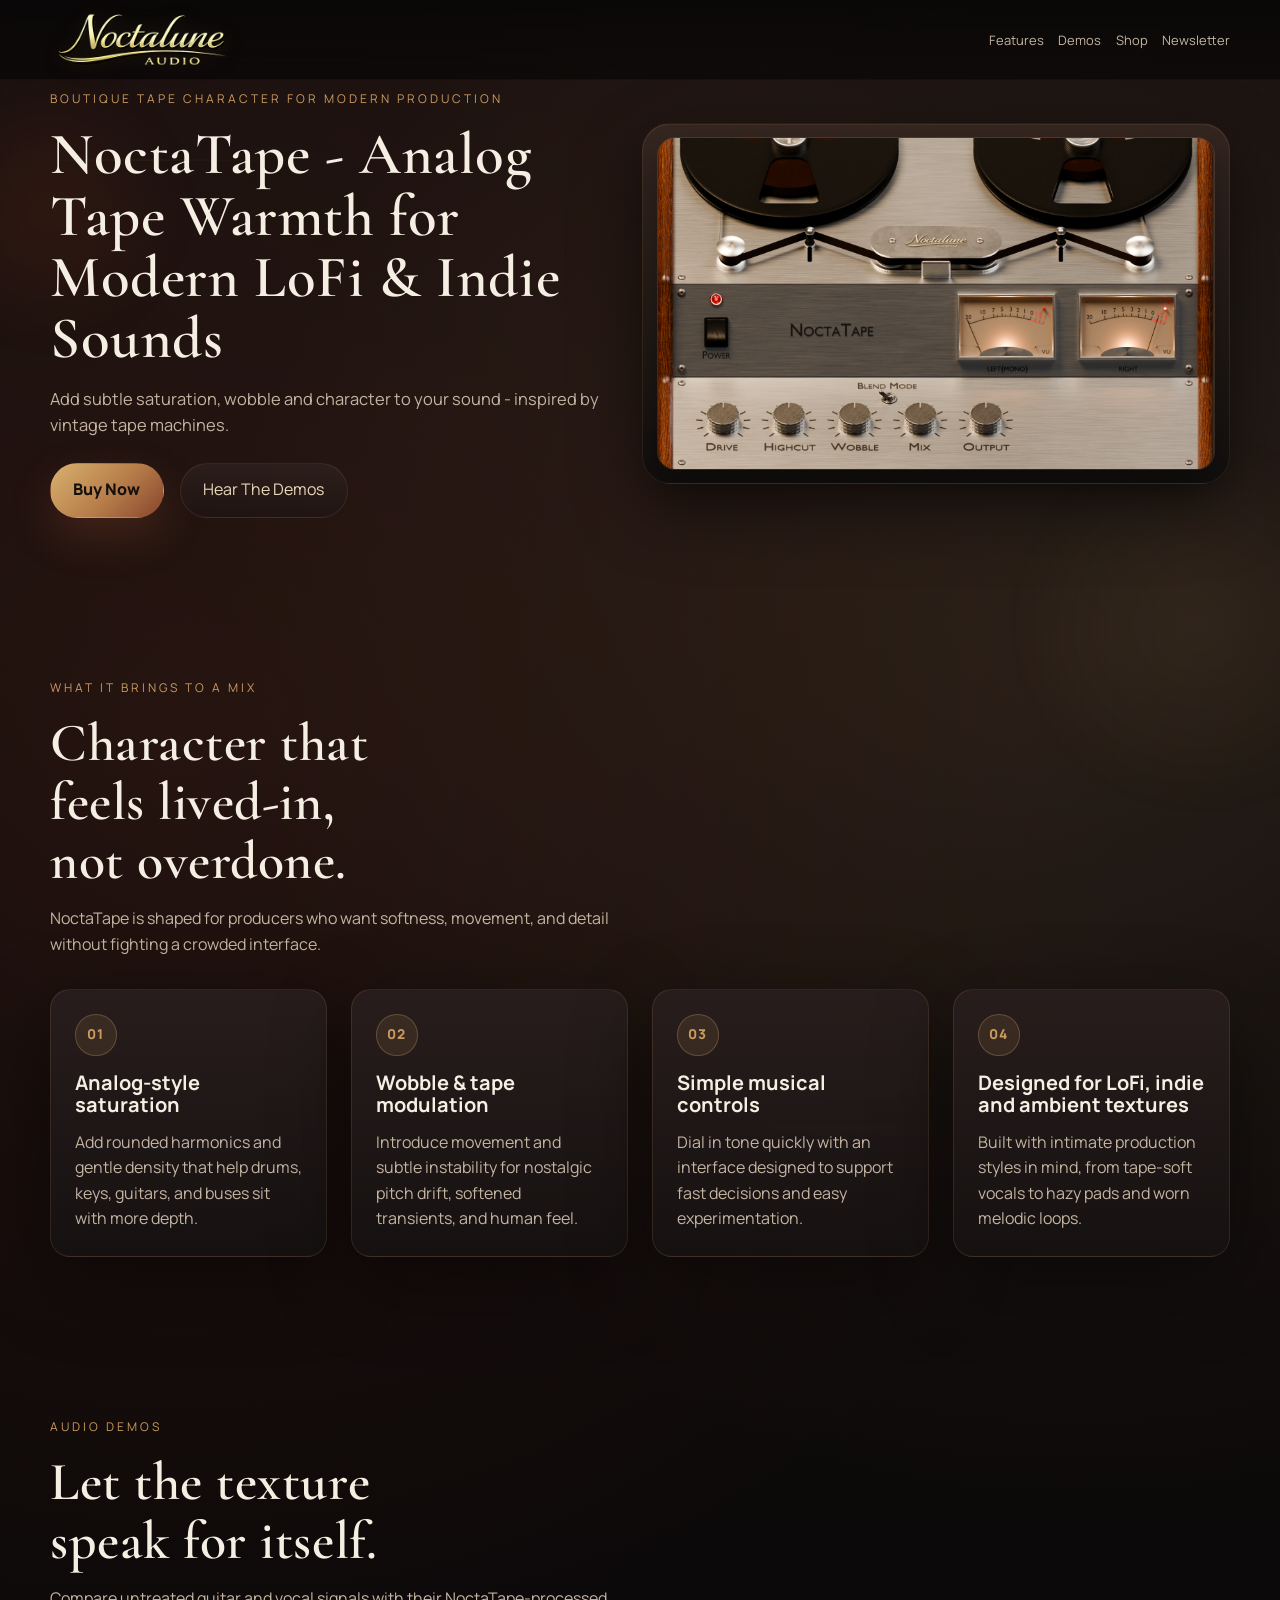
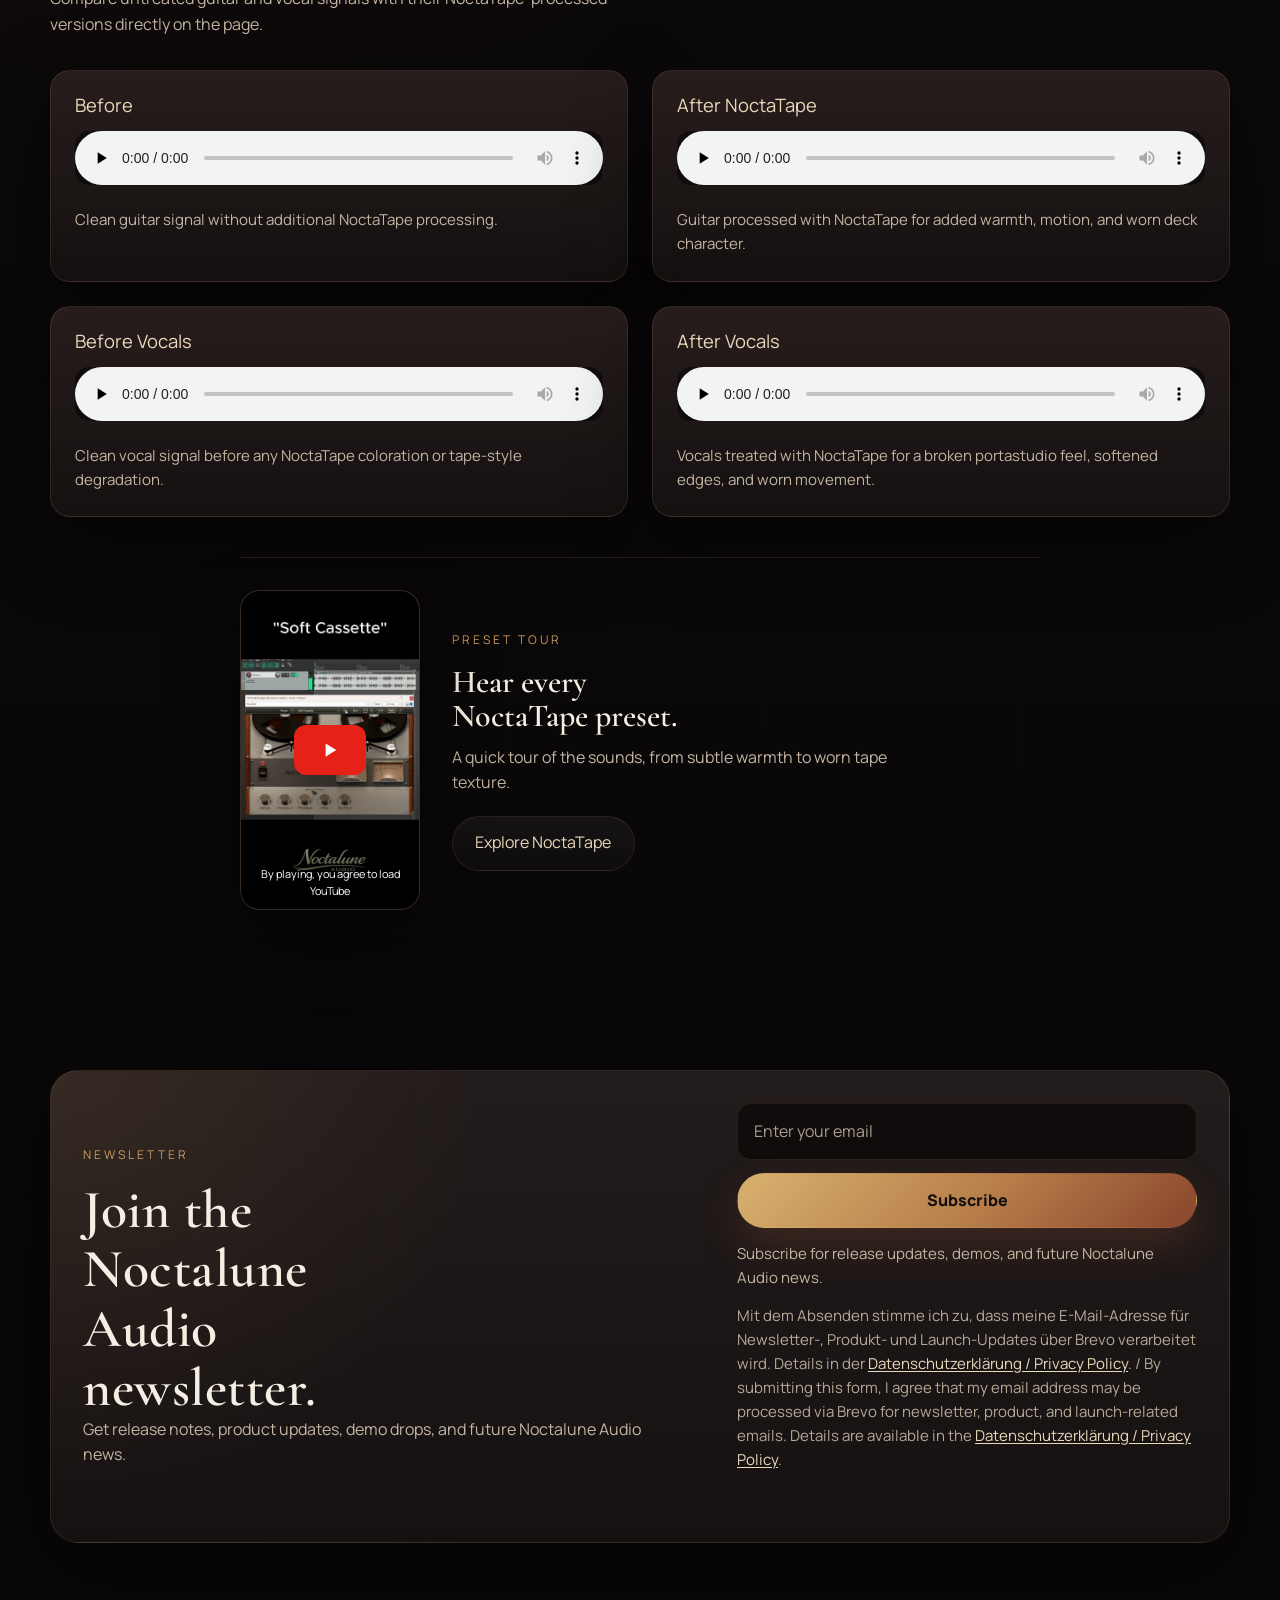
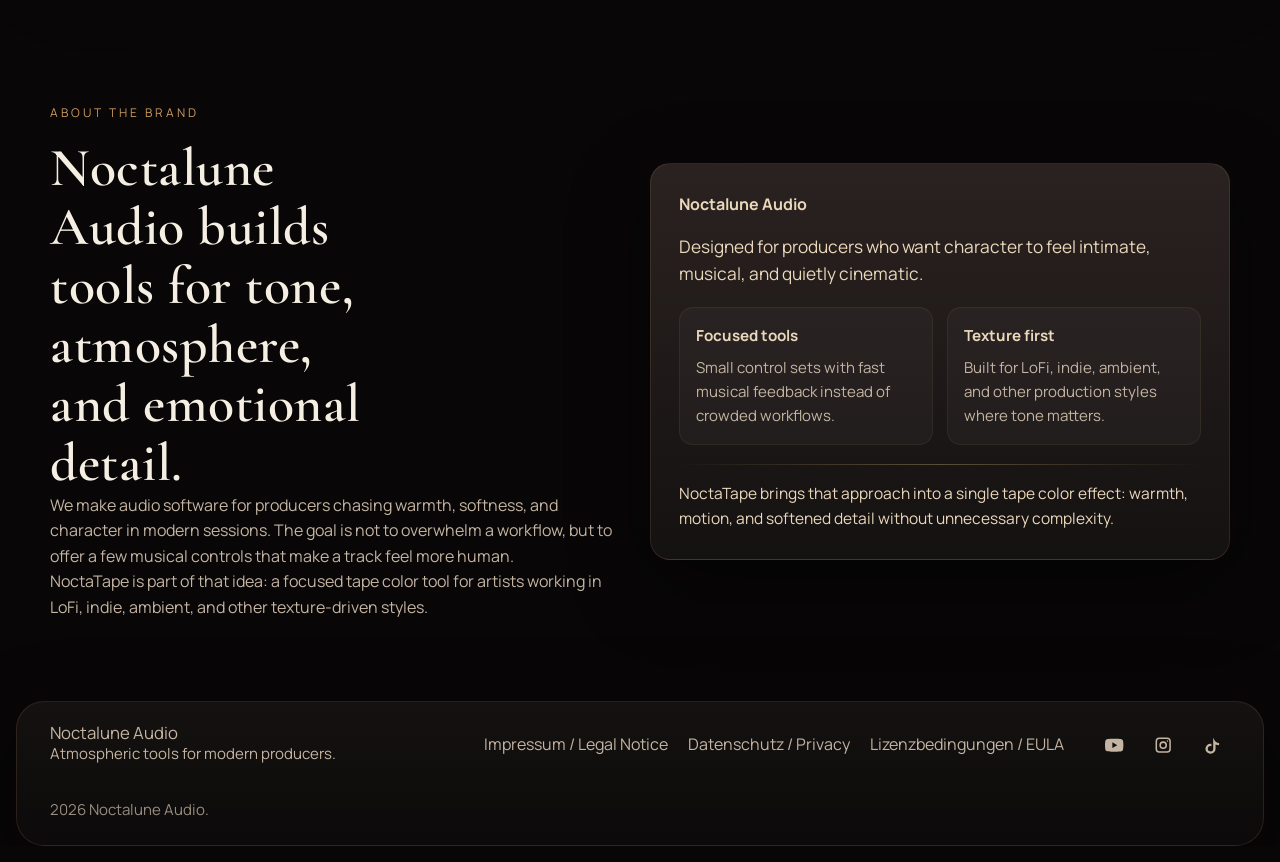
<file: index.html>
<!DOCTYPE html>
<html lang="en">
<head>
  <meta charset="UTF-8">
  <meta name="viewport" content="width=device-width, initial-scale=1.0">
  <meta
    name="description"
    content="NoctaTape by Noctalune Audio brings analog tape warmth, wobble, and character to modern LoFi, indie, and ambient productions."
  >
  <title>Noctalune Audio | NoctaTape</title>
  <link rel="icon" type="image/png" href="favicon.png">
  <link rel="apple-touch-icon" href="favicon.png">
  <link rel="preconnect" href="https://fonts.googleapis.com">
  <link rel="preconnect" href="https://fonts.gstatic.com" crossorigin>
  <link
    href="https://fonts.googleapis.com/css2?family=Cormorant+Garamond:wght@500;600;700&family=Manrope:wght@400;500;600;700;800&display=swap"
    rel="stylesheet"
  >
  <link rel="stylesheet" href="styles.css">
</head>
<body>
  <div class="page-shell">
    <div class="ambient ambient-one" aria-hidden="true"></div>
    <div class="ambient ambient-two" aria-hidden="true"></div>

    <header class="site-header">
      <div class="container header-inner">
        <a class="brand-lockup" href="#hero" aria-label="Noctalune Audio home">
          <img
            class="brand-logo"
            src="Logo.png"
            alt="Noctalune Audio"
            width="420"
            height="236"
          >
          <span class="sr-only">Noctalune Audio</span>
        </a>
        <nav class="site-nav" aria-label="Primary navigation">
          <a href="#features">Features</a>
          <a href="#demos">Demos</a>
          <a href="/shop">Shop</a>
          <a href="#signup">Newsletter</a>
        </nav>
      </div>
    </header>

    <main>
      <section class="hero section" id="hero">
        <div class="container hero-grid">
          <div class="hero-copy reveal">
            <p class="eyebrow">Boutique Tape Character For Modern Production</p>
            <h1>NoctaTape - Analog Tape Warmth for Modern LoFi &amp; Indie Sounds</h1>
            <p class="hero-subheadline">
              Add subtle saturation, wobble and character to your sound - inspired by vintage tape machines.
            </p>
            <div class="hero-actions">
              <a class="button button-primary" href="/shop/noctatape">Buy Now</a>
              <a class="button button-secondary" href="#demos">Hear The Demos</a>
            </div>
          </div>

          <div class="hero-visual reveal" aria-labelledby="product-visual-title">
            <div class="plugin-stage panel-glass">
              <p class="sr-only" id="product-visual-title">NoctaTape plugin screenshot</p>
              <img
                class="plugin-stage__image"
                src="NoctaTape_1.2.0_Website_Screenshot.png"
                alt="NoctaTape plugin interface"
                width="1600"
                height="950"
              >
            </div>
          </div>
        </div>
      </section>

      <section class="features section" id="features">
        <div class="container">
          <div class="section-heading reveal">
            <p class="eyebrow">What It Brings To A Mix</p>
            <h2>Character that feels lived-in, not overdone.</h2>
            <p>
              NoctaTape is shaped for producers who want softness, movement, and detail without fighting a crowded interface.
            </p>
          </div>

          <div class="feature-grid">
            <article class="feature-card reveal">
              <span class="feature-icon">01</span>
              <h3>Analog-style saturation</h3>
              <p>
                Add rounded harmonics and gentle density that help drums, keys, guitars, and buses sit with more depth.
              </p>
            </article>

            <article class="feature-card reveal">
              <span class="feature-icon">02</span>
              <h3>Wobble &amp; tape modulation</h3>
              <p>
                Introduce movement and subtle instability for nostalgic pitch drift, softened transients, and human feel.
              </p>
            </article>

            <article class="feature-card reveal">
              <span class="feature-icon">03</span>
              <h3>Simple musical controls</h3>
              <p>
                Dial in tone quickly with an interface designed to support fast decisions and easy experimentation.
              </p>
            </article>

            <article class="feature-card reveal">
              <span class="feature-icon">04</span>
              <h3>Designed for LoFi, indie and ambient textures</h3>
              <p>
                Built with intimate production styles in mind, from tape-soft vocals to hazy pads and worn melodic loops.
              </p>
            </article>
          </div>
        </div>
      </section>

      <section class="demos section" id="demos">
        <div class="container">
          <div class="section-heading reveal">
            <p class="eyebrow">Audio Demos</p>
            <h2>Let the texture speak for itself.</h2>
            <p>
              Compare untreated guitar and vocal signals with their NoctaTape-processed versions directly on the page.
            </p>
          </div>

          <div class="demo-grid">
            <article class="demo-card reveal">
              <p class="demo-label">Before</p>
              <audio class="demo-player" controls preload="none">
                <source src="media/Clean_Guitar.mp3" type="audio/mpeg">
                Your browser does not support the audio element.
              </audio>
              <p class="demo-copy">
                Clean guitar signal without additional NoctaTape processing.
              </p>
            </article>

            <article class="demo-card reveal">
              <p class="demo-label">After NoctaTape</p>
              <audio class="demo-player" controls preload="none">
                <source src="media/Clean_Guitar_worn_deck.mp3" type="audio/mpeg">
                Your browser does not support the audio element.
              </audio>
              <p class="demo-copy">
                Guitar processed with NoctaTape for added warmth, motion, and worn deck character.
              </p>
            </article>

            <article class="demo-card reveal">
              <p class="demo-label">Before Vocals</p>
              <audio class="demo-player" controls preload="none">
                <source src="media/clean_vocals.mp3" type="audio/mpeg">
                Your browser does not support the audio element.
              </audio>
              <p class="demo-copy">
                Clean vocal signal before any NoctaTape coloration or tape-style degradation.
              </p>
            </article>

            <article class="demo-card reveal">
              <p class="demo-label">After Vocals</p>
              <audio class="demo-player" controls preload="none">
                <source src="media/clean_vocals_broken_portastudio.mp3" type="audio/mpeg">
                Your browser does not support the audio element.
              </audio>
              <p class="demo-copy">
                Vocals treated with NoctaTape for a broken portastudio feel, softened edges, and worn movement.
              </p>
            </article>
          </div>

          <div class="preset-teaser reveal">
            <div class="youtube-short preset-teaser__video" aria-label="NoctaTape preset tour video">
              <div class="youtube-facade" data-youtube-id="tlai5rRnuWA">
                <img class="youtube-facade__thumbnail" src="/media/NoctaTape_preset_tour_thumbnail.jpg" alt="" width="1280" height="720" loading="lazy" decoding="async">
                <button class="youtube-facade__button" type="button" aria-label="Load and play the NoctaTape preset tour on YouTube">
                  <span class="youtube-facade__play" aria-hidden="true">
                    <svg viewBox="0 0 24 24" width="30" height="30" fill="currentColor">
                      <path d="M8.5 6.7v10.6L17 12 8.5 6.7Z"/>
                    </svg>
                  </span>
                  <span class="youtube-facade__note">By playing, you agree to load YouTube</span>
                </button>
                <noscript>
                  <a href="https://youtube.com/shorts/tlai5rRnuWA">Watch the NoctaTape preset tour on YouTube</a>
                </noscript>
              </div>
            </div>
            <div class="preset-teaser__copy">
              <p class="eyebrow">Preset Tour</p>
              <h3>Hear every NoctaTape preset.</h3>
              <p>A quick tour of the sounds, from subtle warmth to worn tape texture.</p>
              <a class="button button-secondary" href="/shop/noctatape">Explore NoctaTape</a>
            </div>
          </div>
        </div>
      </section>

      <section class="signup section" id="signup">
        <div class="container signup-panel reveal">
          <div class="signup-copy">
            <p class="eyebrow">Newsletter</p>
            <h2>Join the Noctalune Audio newsletter.</h2>
            <p>
              Get release notes, product updates, demo drops, and future Noctalune Audio news.
            </p>
          </div>

          <form
            class="signup-form"
            id="email-signup-form"
            action="/api/subscribe"
            method="post"
            novalidate
          >
            <label class="sr-only" for="email">Email address</label>
            <input
              type="email"
              id="email"
              name="email"
              placeholder="Enter your email"
              autocomplete="email"
              required
            >
            <button class="button button-primary" id="signup-submit" type="submit">Subscribe</button>
            <p class="form-note">
              Subscribe for release updates, demos, and future Noctalune Audio news.
            </p>
            <p class="form-privacy">
              Mit dem Absenden stimme ich zu, dass meine E-Mail-Adresse für Newsletter-, Produkt- und Launch-Updates über Brevo verarbeitet wird. Details in der
              <a href="/datenschutz">Datenschutzerklärung / Privacy Policy</a>.
              / By submitting this form, I agree that my email address may be processed via Brevo for newsletter, product, and launch-related emails. Details are available in the
              <a href="/datenschutz">Datenschutzerklärung / Privacy Policy</a>.
            </p>
            <p class="form-feedback" id="form-feedback" aria-live="polite"></p>
          </form>
        </div>
      </section>

      <section class="story section" id="story">
        <div class="container story-grid">
          <div class="story-copy reveal">
            <p class="eyebrow">About The Brand</p>
            <h2>Noctalune Audio builds tools for tone, atmosphere, and emotional detail.</h2>
            <p>
              We make audio software for producers chasing warmth, softness, and character in modern sessions.
              The goal is not to overwhelm a workflow, but to offer a few musical controls that make a track feel more human.
            </p>
            <p>
              NoctaTape is part of that idea: a focused tape color tool for artists working in LoFi, indie, ambient, and other texture-driven styles.
            </p>
          </div>

          <aside class="story-panel panel-glass reveal" aria-label="Noctalune Audio brand principles">
            <p class="story-panel__label">Noctalune Audio</p>
            <p class="story-panel__quote">
              Designed for producers who want character to feel intimate, musical, and quietly cinematic.
            </p>

            <div class="story-panel__grid">
              <div class="story-point">
                <p class="story-point__title">Focused tools</p>
                <p class="story-point__copy">Small control sets with fast musical feedback instead of crowded workflows.</p>
              </div>
              <div class="story-point">
                <p class="story-point__title">Texture first</p>
                <p class="story-point__copy">Built for LoFi, indie, ambient, and other production styles where tone matters.</p>
              </div>
            </div>

            <div class="story-panel__divider" aria-hidden="true"></div>

            <p class="story-panel__footer">
              NoctaTape brings that approach into a single tape color effect: warmth, motion, and softened detail without unnecessary complexity.
            </p>
          </aside>
        </div>
      </section>
    </main>

    <footer class="site-footer">
      <div class="container footer-inner">
        <div>
          <p class="footer-brand">Noctalune Audio</p>
          <p class="footer-copy">Atmospheric tools for modern producers.</p>
        </div>

        <div class="footer-links">
          <a href="/impressum">Impressum / Legal Notice</a>
          <a href="/datenschutz">Datenschutz / Privacy</a>
          <a href="/lizenzbedingungen">Lizenzbedingungen / EULA</a>
        </div>

        <div class="footer-social" aria-label="Social media links">
          <a
            href="https://www.youtube.com/@Noctalune-Audio"
            target="_blank"
            rel="noopener noreferrer"
            aria-label="Noctalune Audio on YouTube"
          >
            <svg xmlns="http://www.w3.org/2000/svg" viewBox="0 0 24 24" width="24" height="24" aria-hidden="true" fill="currentColor">
              <path d="M23.5 6.2a3 3 0 0 0-2.1-2.1C19.5 3.5 12 3.5 12 3.5s-7.5 0-9.4.6A3 3 0 0 0 .5 6.2 31.2 31.2 0 0 0 0 12a31.2 31.2 0 0 0 .5 5.8 3 3 0 0 0 2.1 2.1c1.9.6 9.4.6 9.4.6s7.5 0 9.4-.6a3 3 0 0 0 2.1-2.1A31.2 31.2 0 0 0 24 12a31.2 31.2 0 0 0-.5-5.8ZM9.6 15.7V8.3L16 12l-6.4 3.7Z"/>
            </svg>
          </a>

          <a
            href="https://www.instagram.com/noctaluneaudio"
            target="_blank"
            rel="noopener noreferrer"
            aria-label="Noctalune Audio on Instagram"
          >
            <svg xmlns="http://www.w3.org/2000/svg" viewBox="0 0 24 24" width="24" height="24" aria-hidden="true" fill="currentColor">
              <path d="M7 2h10a5 5 0 0 1 5 5v10a5 5 0 0 1-5 5H7a5 5 0 0 1-5-5V7a5 5 0 0 1 5-5Zm0 2A3 3 0 0 0 4 7v10a3 3 0 0 0 3 3h10a3 3 0 0 0 3-3V7a3 3 0 0 0-3-3H7Zm10.5 1.5a1 1 0 1 1 0 2 1 1 0 0 1 0-2ZM12 7a5 5 0 1 1 0 10 5 5 0 0 1 0-10Zm0 2a3 3 0 1 0 0 6 3 3 0 0 0 0-6Z"/>
            </svg>
          </a>

          <a
            href="https://www.tiktok.com/@noctalune.audio"
            target="_blank"
            rel="noopener noreferrer"
            aria-label="Noctalune Audio on TikTok"
          >
            <svg xmlns="http://www.w3.org/2000/svg" viewBox="0 0 24 24" width="24" height="24" aria-hidden="true" fill="currentColor">
              <path d="M14 3c.2 1.7 1.2 3.3 2.6 4.4 1.2 1 2.7 1.6 4.4 1.6v3.1c-1.6 0-3.2-.4-4.6-1.1v5.6a6.6 6.6 0 1 1-6.6-6.6c.4 0 .8 0 1.2.1v3.2a3.5 3.5 0 1 0 2.3 3.3V3H14Z"/>
            </svg>
          </a>
        </div>

        <p class="footer-meta">
          <span id="current-year"></span> Noctalune Audio.
        </p>
      </div>
    </footer>
  </div>

  <script src="script.js"></script>
</body>
</html>
</file>
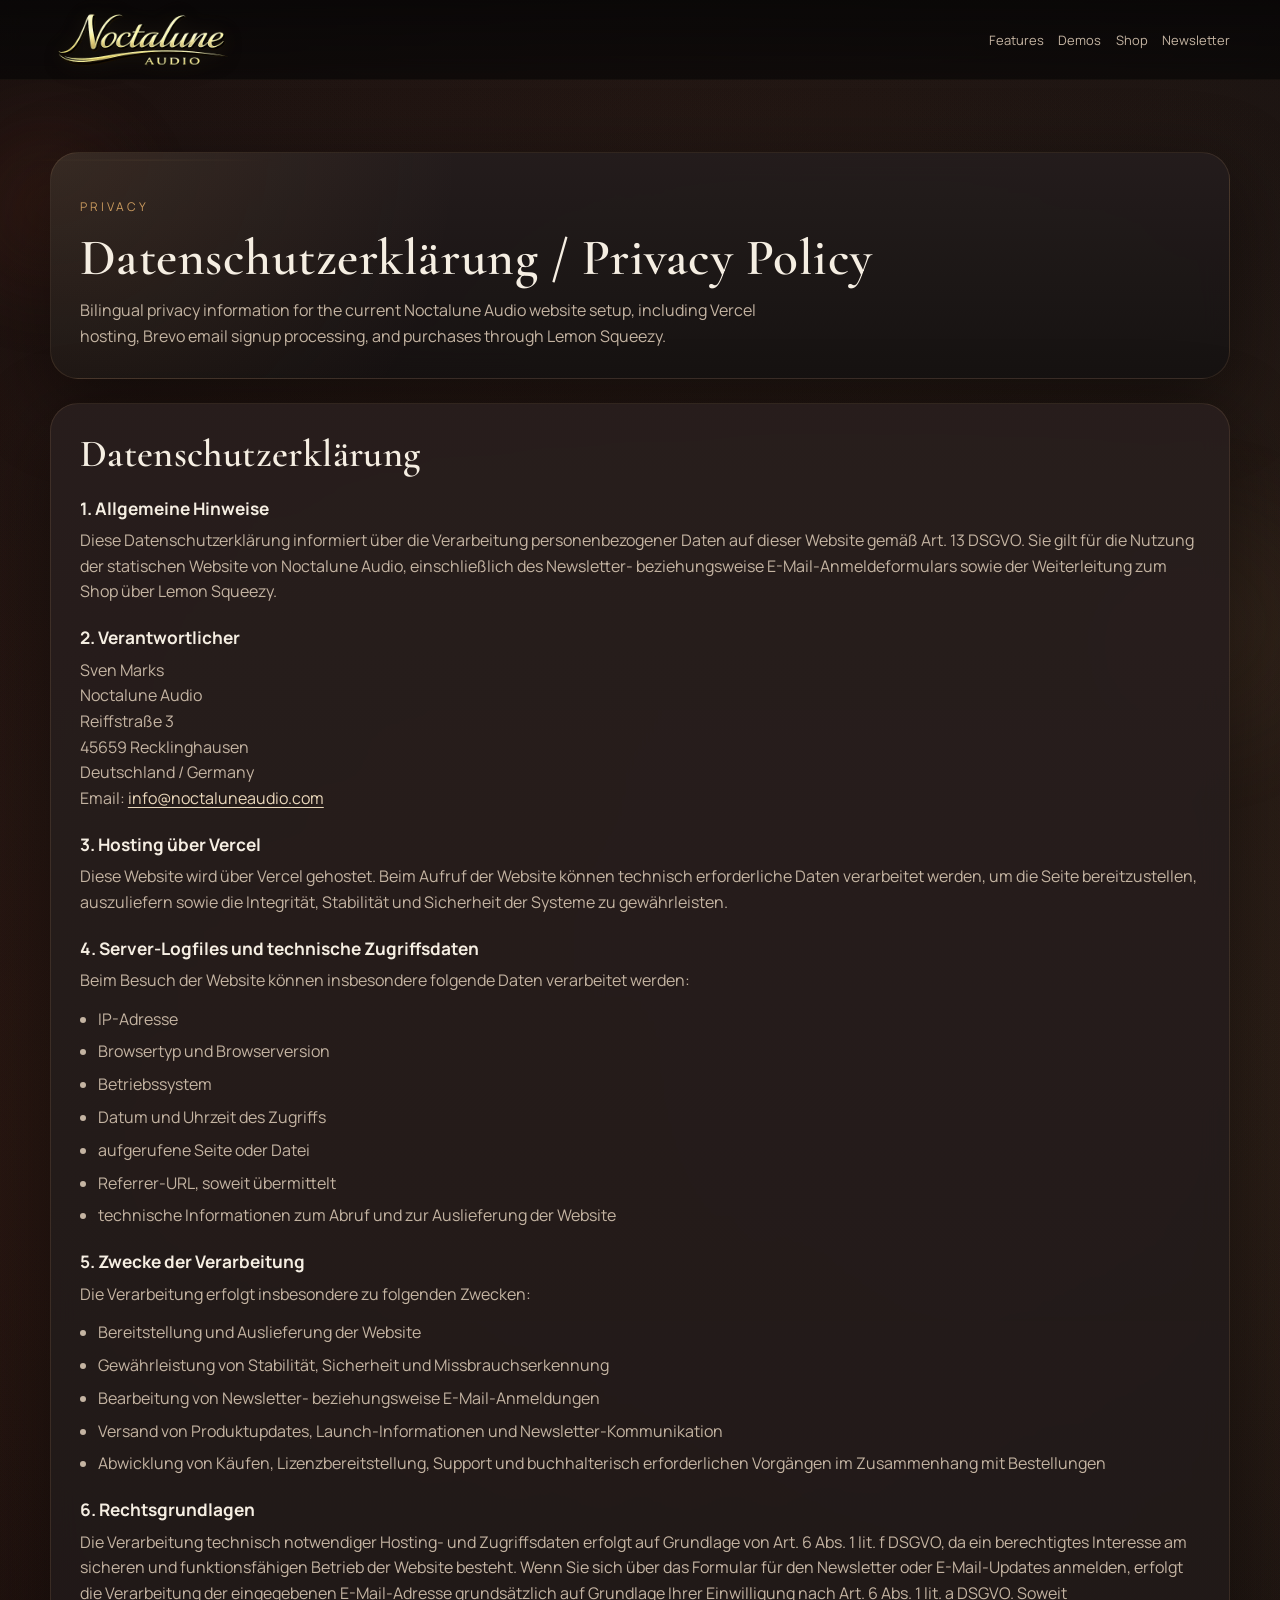
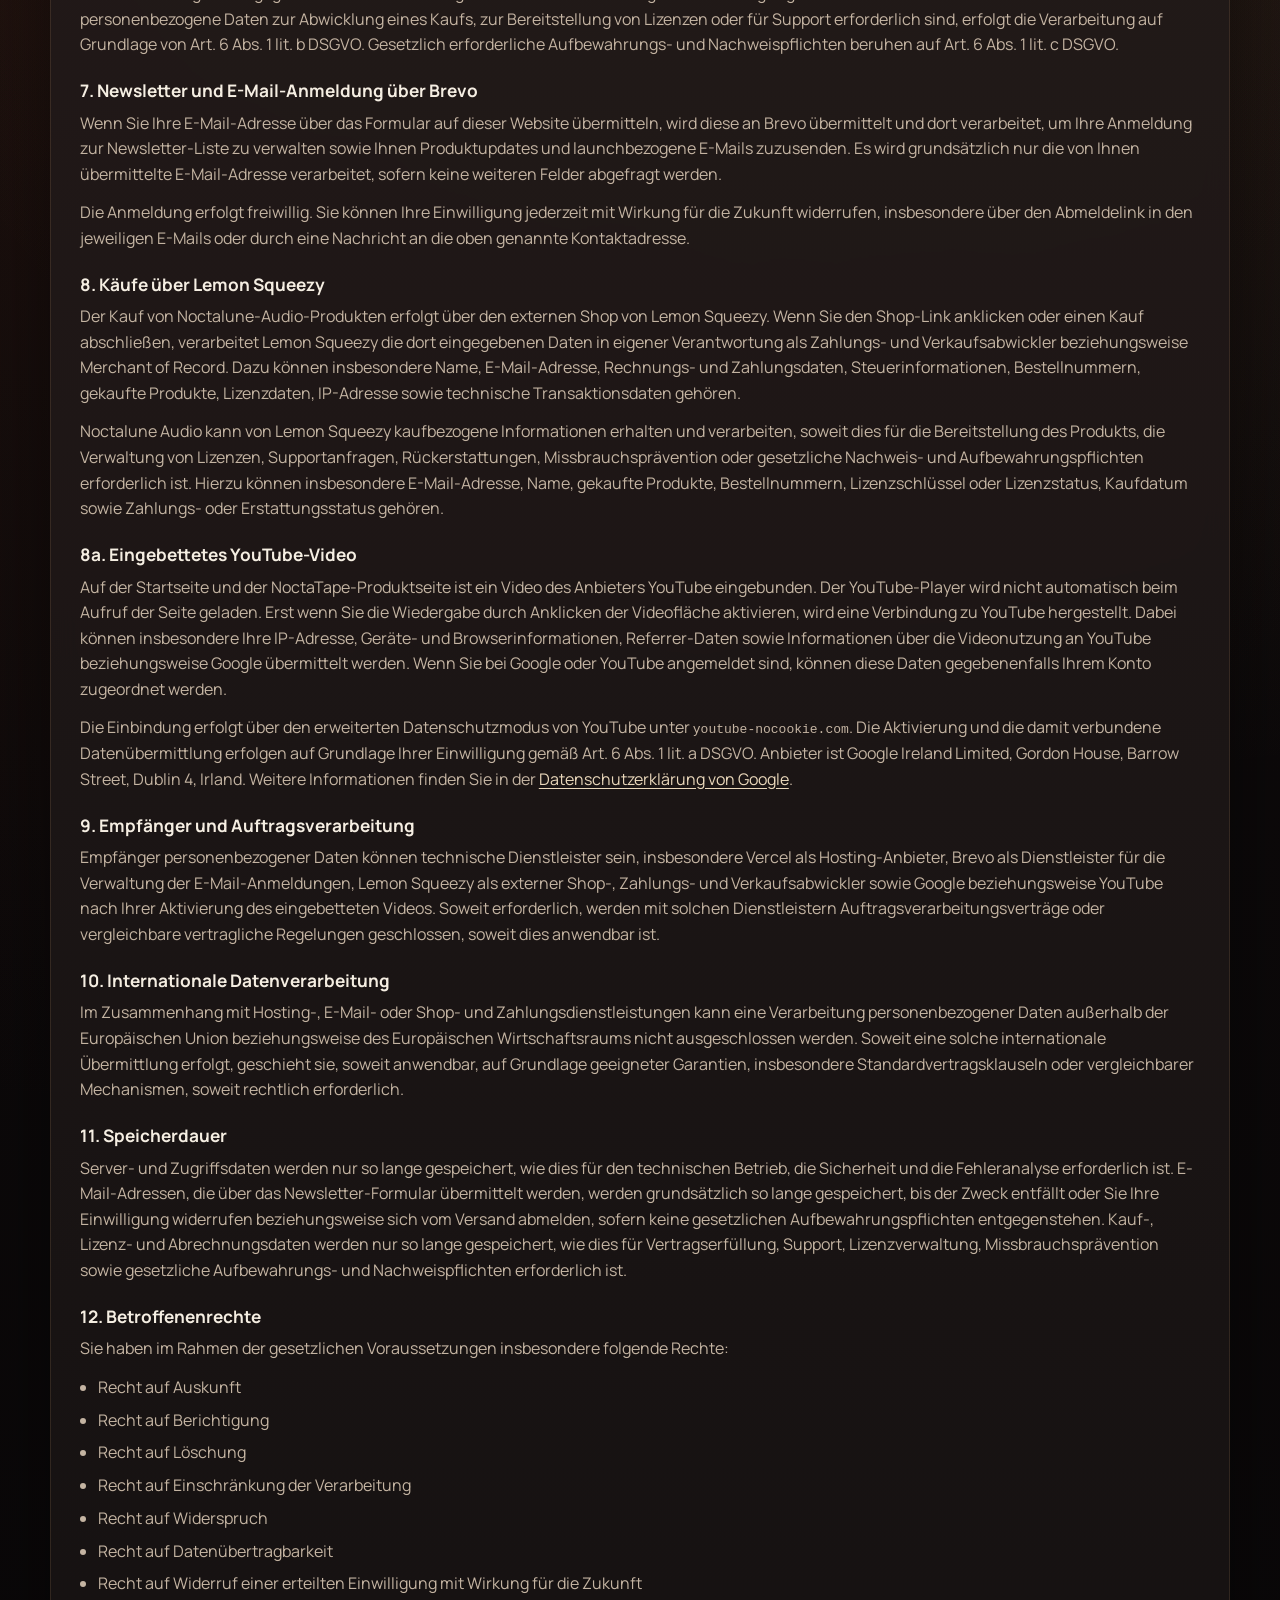
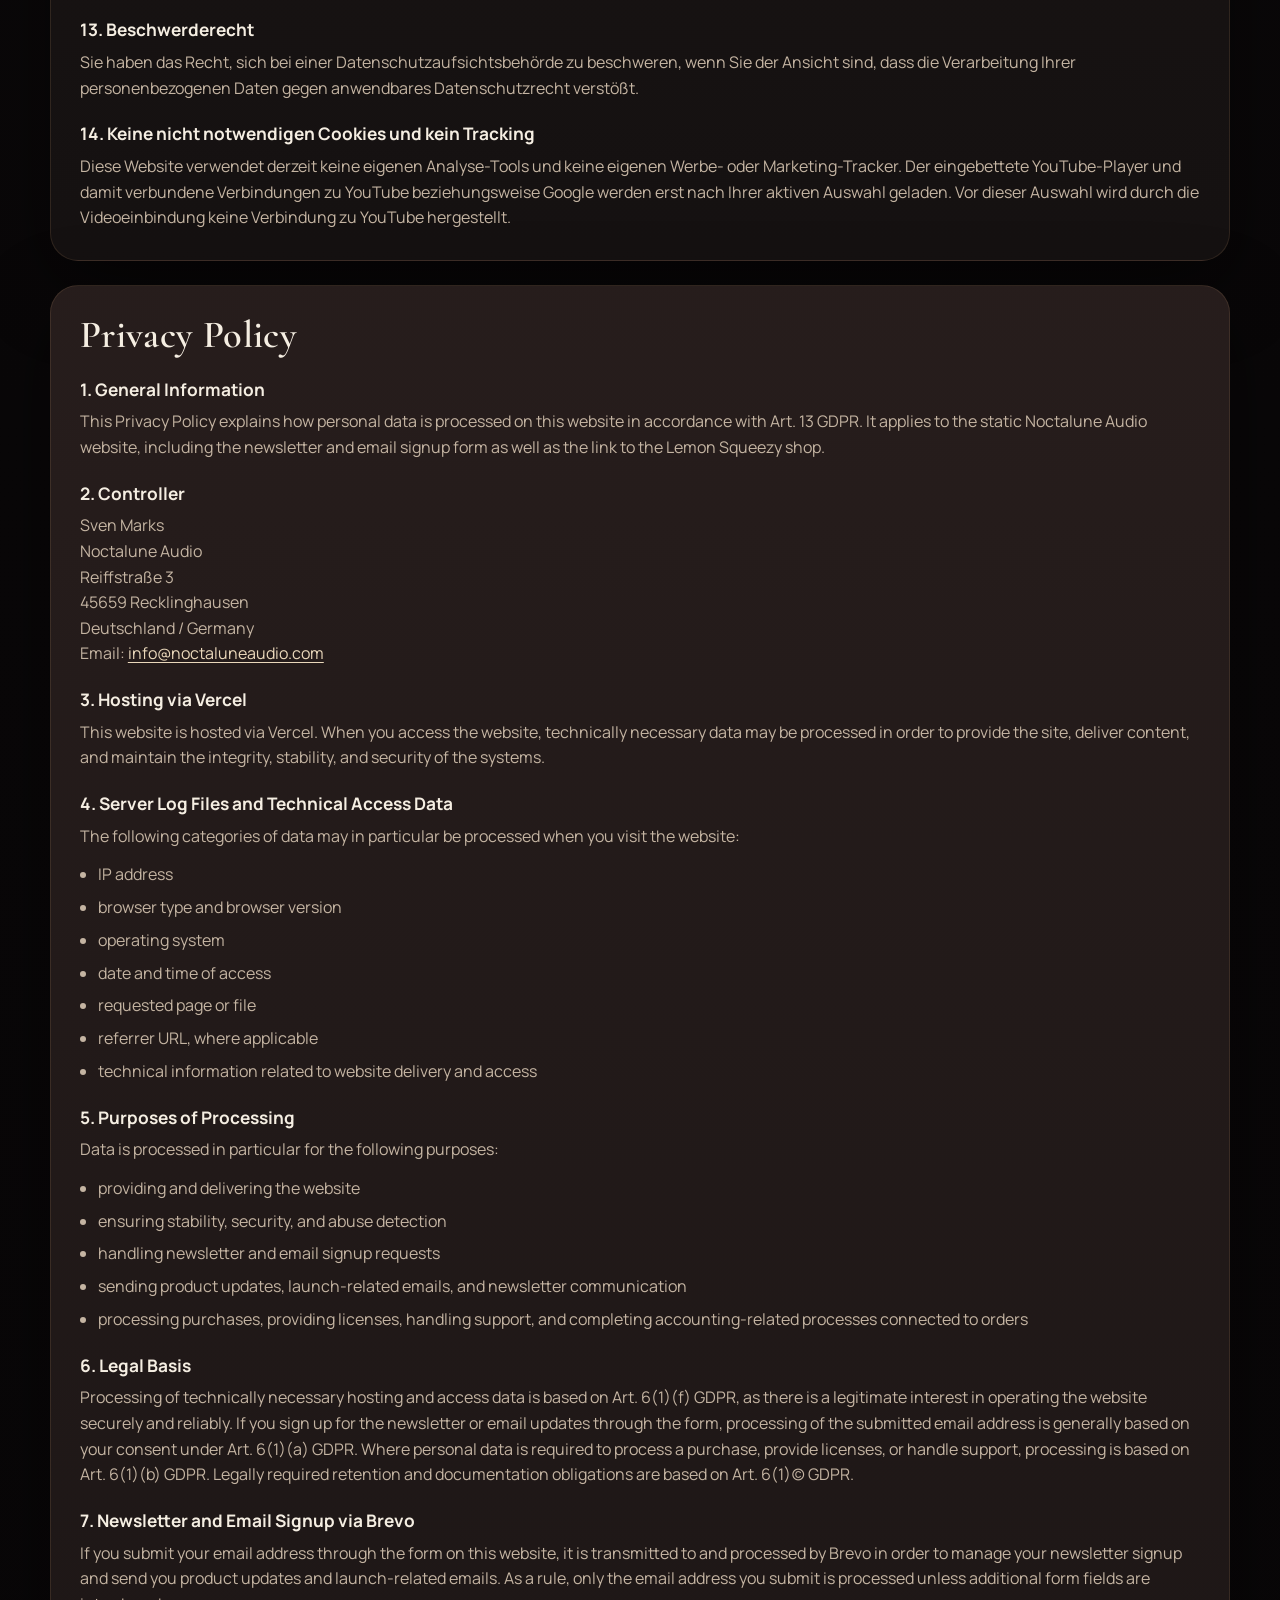
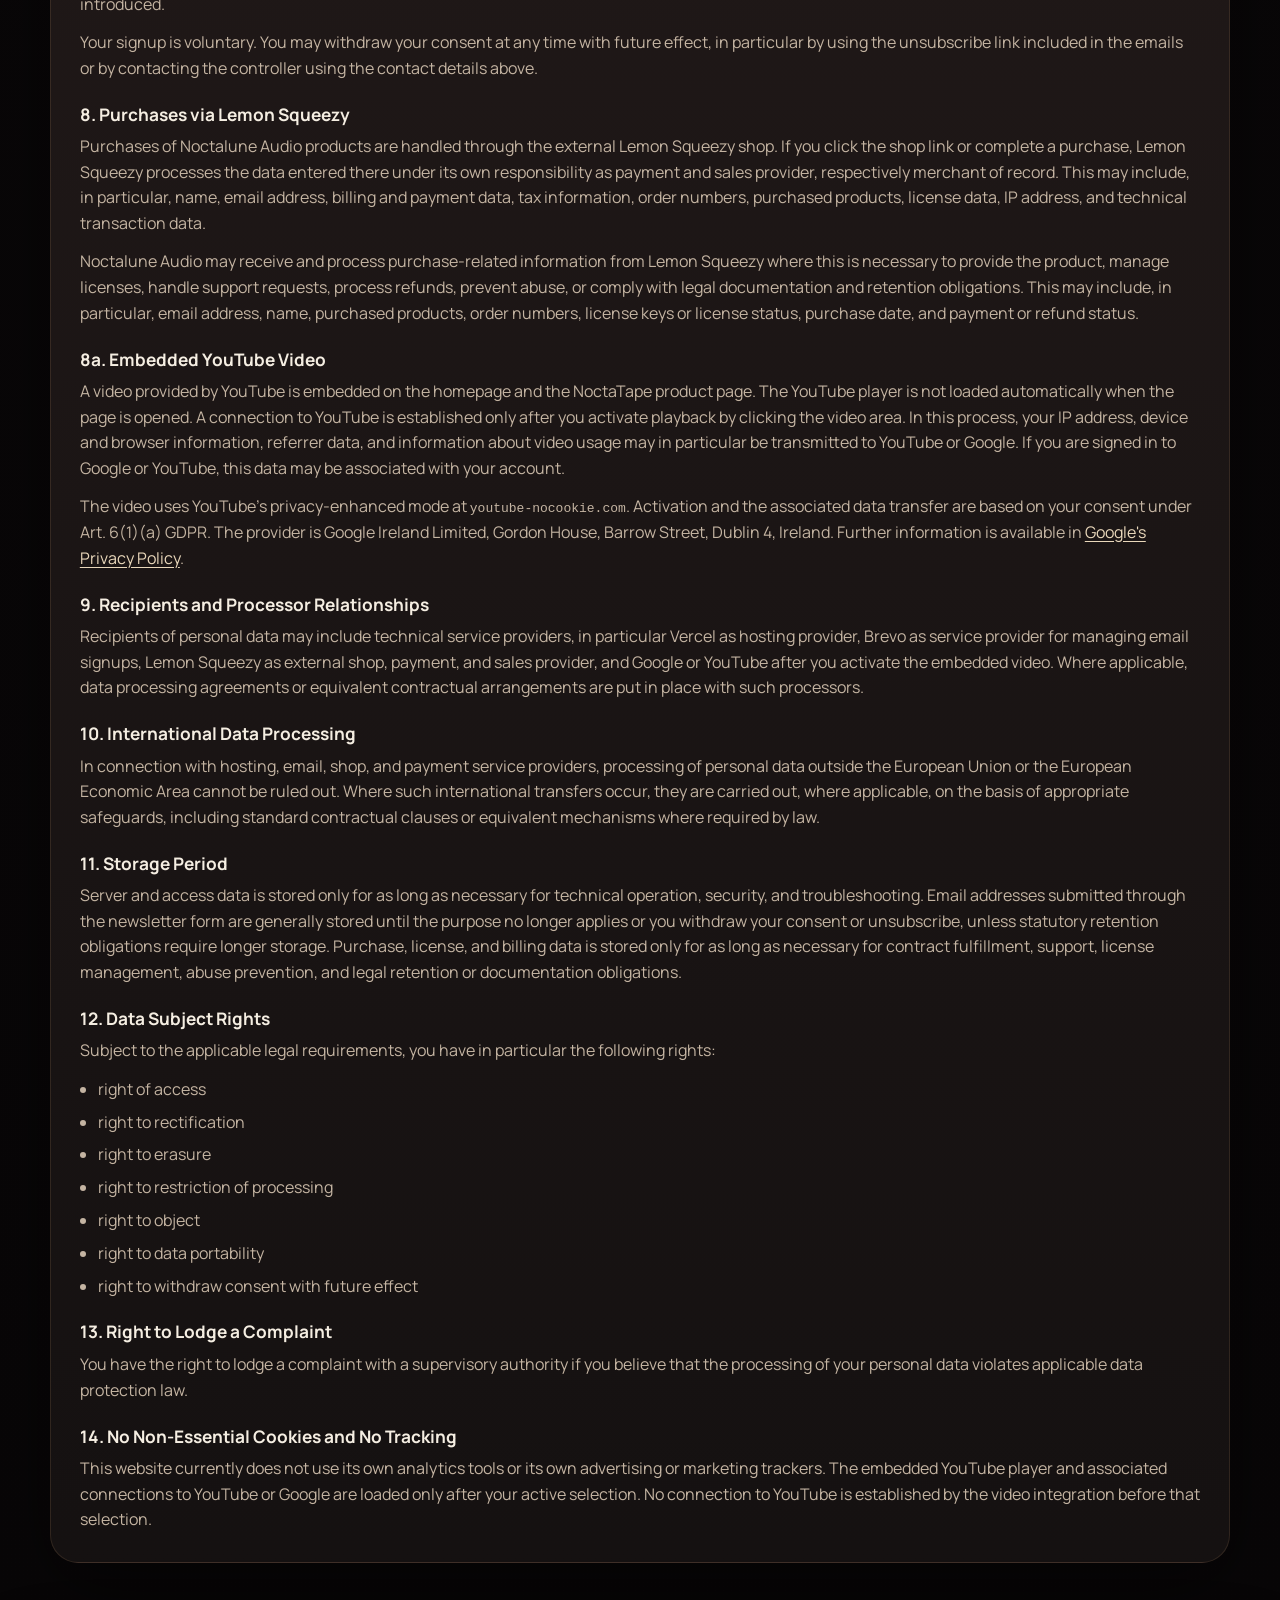
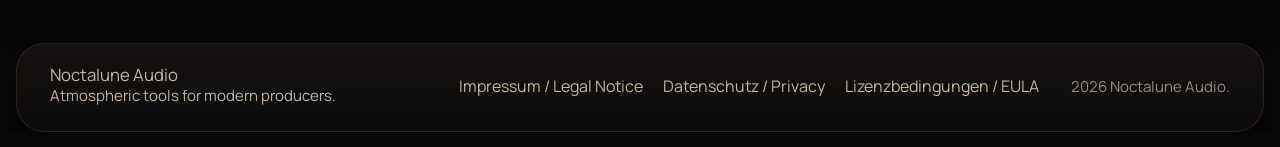
<file: datenschutz/index.html>
<!DOCTYPE html>
<html lang="en">
<head>
  <meta charset="UTF-8">
  <meta name="viewport" content="width=device-width, initial-scale=1.0">
  <meta
    name="description"
    content="Datenschutzerklärung and Privacy Policy for Noctalune Audio."
  >
  <title>Datenschutz | Noctalune Audio</title>
  <link rel="preconnect" href="https://fonts.googleapis.com">
  <link rel="preconnect" href="https://fonts.gstatic.com" crossorigin>
  <link
    href="https://fonts.googleapis.com/css2?family=Cormorant+Garamond:wght@500;600;700&family=Manrope:wght@400;500;600;700;800&display=swap"
    rel="stylesheet"
  >
  <link rel="stylesheet" href="/styles.css">
</head>
<body class="legal-page">
  <div class="page-shell">
    <div class="ambient ambient-one" aria-hidden="true"></div>
    <div class="ambient ambient-two" aria-hidden="true"></div>

    <header class="site-header">
      <div class="container header-inner">
        <a class="brand-lockup" href="/" aria-label="Noctalune Audio home">
          <img
            class="brand-logo"
            src="/Logo.png"
            alt="Noctalune Audio"
            width="420"
            height="236"
          >
          <span class="sr-only">Noctalune Audio</span>
        </a>
        <nav class="site-nav" aria-label="Primary navigation">
          <a href="/#features">Features</a>
          <a href="/#demos">Demos</a>
          <a href="/shop">Shop</a>
          <a href="/#signup">Newsletter</a>
        </nav>
      </div>
    </header>

    <main class="legal-main">
      <div class="container legal-shell">
        <section class="legal-intro">
          <p class="eyebrow">Privacy</p>
          <h1>Datenschutzerklärung / Privacy Policy</h1>
          <p>
            Bilingual privacy information for the current Noctalune Audio website setup, including Vercel hosting, Brevo email signup processing, and purchases through Lemon Squeezy.
          </p>
        </section>

        <section class="legal-card">
          <h2>Datenschutzerklärung</h2>

          <h3>1. Allgemeine Hinweise</h3>
          <p>
            Diese Datenschutzerklärung informiert über die Verarbeitung personenbezogener Daten auf dieser Website gemäß Art. 13 DSGVO. Sie gilt für die Nutzung der statischen Website von Noctalune Audio, einschließlich des Newsletter- beziehungsweise E-Mail-Anmeldeformulars sowie der Weiterleitung zum Shop über Lemon Squeezy.
          </p>

          <h3>2. Verantwortlicher</h3>
          <p>
            Sven Marks<br>
            Noctalune Audio<br>
            Reiffstraße 3<br>
            45659 Recklinghausen<br>
            Deutschland / Germany<br>
            Email: <a href="mailto:info@noctaluneaudio.com">info@noctaluneaudio.com</a>
          </p>

          <h3>3. Hosting über Vercel</h3>
          <p>
            Diese Website wird über Vercel gehostet. Beim Aufruf der Website können technisch erforderliche Daten verarbeitet werden, um die Seite bereitzustellen, auszuliefern sowie die Integrität, Stabilität und Sicherheit der Systeme zu gewährleisten.
          </p>

          <h3>4. Server-Logfiles und technische Zugriffsdaten</h3>
          <p>Beim Besuch der Website können insbesondere folgende Daten verarbeitet werden:</p>
          <ul>
            <li>IP-Adresse</li>
            <li>Browsertyp und Browserversion</li>
            <li>Betriebssystem</li>
            <li>Datum und Uhrzeit des Zugriffs</li>
            <li>aufgerufene Seite oder Datei</li>
            <li>Referrer-URL, soweit übermittelt</li>
            <li>technische Informationen zum Abruf und zur Auslieferung der Website</li>
          </ul>

          <h3>5. Zwecke der Verarbeitung</h3>
          <p>Die Verarbeitung erfolgt insbesondere zu folgenden Zwecken:</p>
          <ul>
            <li>Bereitstellung und Auslieferung der Website</li>
            <li>Gewährleistung von Stabilität, Sicherheit und Missbrauchserkennung</li>
            <li>Bearbeitung von Newsletter- beziehungsweise E-Mail-Anmeldungen</li>
            <li>Versand von Produktupdates, Launch-Informationen und Newsletter-Kommunikation</li>
            <li>Abwicklung von Käufen, Lizenzbereitstellung, Support und buchhalterisch erforderlichen Vorgängen im Zusammenhang mit Bestellungen</li>
          </ul>

          <h3>6. Rechtsgrundlagen</h3>
          <p>
            Die Verarbeitung technisch notwendiger Hosting- und Zugriffsdaten erfolgt auf Grundlage von Art. 6 Abs. 1 lit. f DSGVO, da ein berechtigtes Interesse am sicheren und funktionsfähigen Betrieb der Website besteht. Wenn Sie sich über das Formular für den Newsletter oder E-Mail-Updates anmelden, erfolgt die Verarbeitung der eingegebenen E-Mail-Adresse grundsätzlich auf Grundlage Ihrer Einwilligung nach Art. 6 Abs. 1 lit. a DSGVO. Soweit personenbezogene Daten zur Abwicklung eines Kaufs, zur Bereitstellung von Lizenzen oder für Support erforderlich sind, erfolgt die Verarbeitung auf Grundlage von Art. 6 Abs. 1 lit. b DSGVO. Gesetzlich erforderliche Aufbewahrungs- und Nachweispflichten beruhen auf Art. 6 Abs. 1 lit. c DSGVO.
          </p>

          <h3>7. Newsletter und E-Mail-Anmeldung über Brevo</h3>
          <p>
            Wenn Sie Ihre E-Mail-Adresse über das Formular auf dieser Website übermitteln, wird diese an Brevo übermittelt und dort verarbeitet, um Ihre Anmeldung zur Newsletter-Liste zu verwalten sowie Ihnen Produktupdates und launchbezogene E-Mails zuzusenden. Es wird grundsätzlich nur die von Ihnen übermittelte E-Mail-Adresse verarbeitet, sofern keine weiteren Felder abgefragt werden.
          </p>
          <p>
            Die Anmeldung erfolgt freiwillig. Sie können Ihre Einwilligung jederzeit mit Wirkung für die Zukunft widerrufen, insbesondere über den Abmeldelink in den jeweiligen E-Mails oder durch eine Nachricht an die oben genannte Kontaktadresse.
          </p>

          <h3>8. Käufe über Lemon Squeezy</h3>
          <p>
            Der Kauf von Noctalune-Audio-Produkten erfolgt über den externen Shop von Lemon Squeezy. Wenn Sie den Shop-Link anklicken oder einen Kauf abschließen, verarbeitet Lemon Squeezy die dort eingegebenen Daten in eigener Verantwortung als Zahlungs- und Verkaufsabwickler beziehungsweise Merchant of Record. Dazu können insbesondere Name, E-Mail-Adresse, Rechnungs- und Zahlungsdaten, Steuerinformationen, Bestellnummern, gekaufte Produkte, Lizenzdaten, IP-Adresse sowie technische Transaktionsdaten gehören.
          </p>
          <p>
            Noctalune Audio kann von Lemon Squeezy kaufbezogene Informationen erhalten und verarbeiten, soweit dies für die Bereitstellung des Produkts, die Verwaltung von Lizenzen, Supportanfragen, Rückerstattungen, Missbrauchsprävention oder gesetzliche Nachweis- und Aufbewahrungspflichten erforderlich ist. Hierzu können insbesondere E-Mail-Adresse, Name, gekaufte Produkte, Bestellnummern, Lizenzschlüssel oder Lizenzstatus, Kaufdatum sowie Zahlungs- oder Erstattungsstatus gehören.
          </p>

          <h3>8a. Eingebettetes YouTube-Video</h3>
          <p>
            Auf der Startseite und der NoctaTape-Produktseite ist ein Video des Anbieters YouTube eingebunden. Der YouTube-Player wird nicht automatisch beim Aufruf der Seite geladen. Erst wenn Sie die Wiedergabe durch Anklicken der Videofläche aktivieren, wird eine Verbindung zu YouTube hergestellt. Dabei können insbesondere Ihre IP-Adresse, Geräte- und Browserinformationen, Referrer-Daten sowie Informationen über die Videonutzung an YouTube beziehungsweise Google übermittelt werden. Wenn Sie bei Google oder YouTube angemeldet sind, können diese Daten gegebenenfalls Ihrem Konto zugeordnet werden.
          </p>
          <p>
            Die Einbindung erfolgt über den erweiterten Datenschutzmodus von YouTube unter <code>youtube-nocookie.com</code>. Die Aktivierung und die damit verbundene Datenübermittlung erfolgen auf Grundlage Ihrer Einwilligung gemäß Art. 6 Abs. 1 lit. a DSGVO. Anbieter ist Google Ireland Limited, Gordon House, Barrow Street, Dublin 4, Irland. Weitere Informationen finden Sie in der <a href="https://policies.google.com/privacy" target="_blank" rel="noopener noreferrer">Datenschutzerklärung von Google</a>.
          </p>

          <h3>9. Empfänger und Auftragsverarbeitung</h3>
          <p>
            Empfänger personenbezogener Daten können technische Dienstleister sein, insbesondere Vercel als Hosting-Anbieter, Brevo als Dienstleister für die Verwaltung der E-Mail-Anmeldungen, Lemon Squeezy als externer Shop-, Zahlungs- und Verkaufsabwickler sowie Google beziehungsweise YouTube nach Ihrer Aktivierung des eingebetteten Videos. Soweit erforderlich, werden mit solchen Dienstleistern Auftragsverarbeitungsverträge oder vergleichbare vertragliche Regelungen geschlossen, soweit dies anwendbar ist.
          </p>

          <h3>10. Internationale Datenverarbeitung</h3>
          <p>
            Im Zusammenhang mit Hosting-, E-Mail- oder Shop- und Zahlungsdienstleistungen kann eine Verarbeitung personenbezogener Daten außerhalb der Europäischen Union beziehungsweise des Europäischen Wirtschaftsraums nicht ausgeschlossen werden. Soweit eine solche internationale Übermittlung erfolgt, geschieht sie, soweit anwendbar, auf Grundlage geeigneter Garantien, insbesondere Standardvertragsklauseln oder vergleichbarer Mechanismen, soweit rechtlich erforderlich.
          </p>

          <h3>11. Speicherdauer</h3>
          <p>
            Server- und Zugriffsdaten werden nur so lange gespeichert, wie dies für den technischen Betrieb, die Sicherheit und die Fehleranalyse erforderlich ist. E-Mail-Adressen, die über das Newsletter-Formular übermittelt werden, werden grundsätzlich so lange gespeichert, bis der Zweck entfällt oder Sie Ihre Einwilligung widerrufen beziehungsweise sich vom Versand abmelden, sofern keine gesetzlichen Aufbewahrungspflichten entgegenstehen. Kauf-, Lizenz- und Abrechnungsdaten werden nur so lange gespeichert, wie dies für Vertragserfüllung, Support, Lizenzverwaltung, Missbrauchsprävention sowie gesetzliche Aufbewahrungs- und Nachweispflichten erforderlich ist.
          </p>

          <h3>12. Betroffenenrechte</h3>
          <p>Sie haben im Rahmen der gesetzlichen Voraussetzungen insbesondere folgende Rechte:</p>
          <ul>
            <li>Recht auf Auskunft</li>
            <li>Recht auf Berichtigung</li>
            <li>Recht auf Löschung</li>
            <li>Recht auf Einschränkung der Verarbeitung</li>
            <li>Recht auf Widerspruch</li>
            <li>Recht auf Datenübertragbarkeit</li>
            <li>Recht auf Widerruf einer erteilten Einwilligung mit Wirkung für die Zukunft</li>
          </ul>

          <h3>13. Beschwerderecht</h3>
          <p>
            Sie haben das Recht, sich bei einer Datenschutzaufsichtsbehörde zu beschweren, wenn Sie der Ansicht sind, dass die Verarbeitung Ihrer personenbezogenen Daten gegen anwendbares Datenschutzrecht verstößt.
          </p>

          <h3>14. Keine nicht notwendigen Cookies und kein Tracking</h3>
          <p>
            Diese Website verwendet derzeit keine eigenen Analyse-Tools und keine eigenen Werbe- oder Marketing-Tracker. Der eingebettete YouTube-Player und damit verbundene Verbindungen zu YouTube beziehungsweise Google werden erst nach Ihrer aktiven Auswahl geladen. Vor dieser Auswahl wird durch die Videoeinbindung keine Verbindung zu YouTube hergestellt.
          </p>
        </section>

        <section class="legal-card">
          <h2>Privacy Policy</h2>

          <h3>1. General Information</h3>
          <p>
            This Privacy Policy explains how personal data is processed on this website in accordance with Art. 13 GDPR. It applies to the static Noctalune Audio website, including the newsletter and email signup form as well as the link to the Lemon Squeezy shop.
          </p>

          <h3>2. Controller</h3>
          <p>
            Sven Marks<br>
            Noctalune Audio<br>
            Reiffstraße 3<br>
            45659 Recklinghausen<br>
            Deutschland / Germany<br>
            Email: <a href="mailto:info@noctaluneaudio.com">info@noctaluneaudio.com</a>
          </p>

          <h3>3. Hosting via Vercel</h3>
          <p>
            This website is hosted via Vercel. When you access the website, technically necessary data may be processed in order to provide the site, deliver content, and maintain the integrity, stability, and security of the systems.
          </p>

          <h3>4. Server Log Files and Technical Access Data</h3>
          <p>The following categories of data may in particular be processed when you visit the website:</p>
          <ul>
            <li>IP address</li>
            <li>browser type and browser version</li>
            <li>operating system</li>
            <li>date and time of access</li>
            <li>requested page or file</li>
            <li>referrer URL, where applicable</li>
            <li>technical information related to website delivery and access</li>
          </ul>

          <h3>5. Purposes of Processing</h3>
          <p>Data is processed in particular for the following purposes:</p>
          <ul>
            <li>providing and delivering the website</li>
            <li>ensuring stability, security, and abuse detection</li>
            <li>handling newsletter and email signup requests</li>
            <li>sending product updates, launch-related emails, and newsletter communication</li>
            <li>processing purchases, providing licenses, handling support, and completing accounting-related processes connected to orders</li>
          </ul>

          <h3>6. Legal Basis</h3>
          <p>
            Processing of technically necessary hosting and access data is based on Art. 6(1)(f) GDPR, as there is a legitimate interest in operating the website securely and reliably. If you sign up for the newsletter or email updates through the form, processing of the submitted email address is generally based on your consent under Art. 6(1)(a) GDPR. Where personal data is required to process a purchase, provide licenses, or handle support, processing is based on Art. 6(1)(b) GDPR. Legally required retention and documentation obligations are based on Art. 6(1)(c) GDPR.
          </p>

          <h3>7. Newsletter and Email Signup via Brevo</h3>
          <p>
            If you submit your email address through the form on this website, it is transmitted to and processed by Brevo in order to manage your newsletter signup and send you product updates and launch-related emails. As a rule, only the email address you submit is processed unless additional form fields are introduced.
          </p>
          <p>
            Your signup is voluntary. You may withdraw your consent at any time with future effect, in particular by using the unsubscribe link included in the emails or by contacting the controller using the contact details above.
          </p>

          <h3>8. Purchases via Lemon Squeezy</h3>
          <p>
            Purchases of Noctalune Audio products are handled through the external Lemon Squeezy shop. If you click the shop link or complete a purchase, Lemon Squeezy processes the data entered there under its own responsibility as payment and sales provider, respectively merchant of record. This may include, in particular, name, email address, billing and payment data, tax information, order numbers, purchased products, license data, IP address, and technical transaction data.
          </p>
          <p>
            Noctalune Audio may receive and process purchase-related information from Lemon Squeezy where this is necessary to provide the product, manage licenses, handle support requests, process refunds, prevent abuse, or comply with legal documentation and retention obligations. This may include, in particular, email address, name, purchased products, order numbers, license keys or license status, purchase date, and payment or refund status.
          </p>

          <h3>8a. Embedded YouTube Video</h3>
          <p>
            A video provided by YouTube is embedded on the homepage and the NoctaTape product page. The YouTube player is not loaded automatically when the page is opened. A connection to YouTube is established only after you activate playback by clicking the video area. In this process, your IP address, device and browser information, referrer data, and information about video usage may in particular be transmitted to YouTube or Google. If you are signed in to Google or YouTube, this data may be associated with your account.
          </p>
          <p>
            The video uses YouTube's privacy-enhanced mode at <code>youtube-nocookie.com</code>. Activation and the associated data transfer are based on your consent under Art. 6(1)(a) GDPR. The provider is Google Ireland Limited, Gordon House, Barrow Street, Dublin 4, Ireland. Further information is available in <a href="https://policies.google.com/privacy" target="_blank" rel="noopener noreferrer">Google's Privacy Policy</a>.
          </p>

          <h3>9. Recipients and Processor Relationships</h3>
          <p>
            Recipients of personal data may include technical service providers, in particular Vercel as hosting provider, Brevo as service provider for managing email signups, Lemon Squeezy as external shop, payment, and sales provider, and Google or YouTube after you activate the embedded video. Where applicable, data processing agreements or equivalent contractual arrangements are put in place with such processors.
          </p>

          <h3>10. International Data Processing</h3>
          <p>
            In connection with hosting, email, shop, and payment service providers, processing of personal data outside the European Union or the European Economic Area cannot be ruled out. Where such international transfers occur, they are carried out, where applicable, on the basis of appropriate safeguards, including standard contractual clauses or equivalent mechanisms where required by law.
          </p>

          <h3>11. Storage Period</h3>
          <p>
            Server and access data is stored only for as long as necessary for technical operation, security, and troubleshooting. Email addresses submitted through the newsletter form are generally stored until the purpose no longer applies or you withdraw your consent or unsubscribe, unless statutory retention obligations require longer storage. Purchase, license, and billing data is stored only for as long as necessary for contract fulfillment, support, license management, abuse prevention, and legal retention or documentation obligations.
          </p>

          <h3>12. Data Subject Rights</h3>
          <p>Subject to the applicable legal requirements, you have in particular the following rights:</p>
          <ul>
            <li>right of access</li>
            <li>right to rectification</li>
            <li>right to erasure</li>
            <li>right to restriction of processing</li>
            <li>right to object</li>
            <li>right to data portability</li>
            <li>right to withdraw consent with future effect</li>
          </ul>

          <h3>13. Right to Lodge a Complaint</h3>
          <p>
            You have the right to lodge a complaint with a supervisory authority if you believe that the processing of your personal data violates applicable data protection law.
          </p>

          <h3>14. No Non-Essential Cookies and No Tracking</h3>
          <p>
            This website currently does not use its own analytics tools or its own advertising or marketing trackers. The embedded YouTube player and associated connections to YouTube or Google are loaded only after your active selection. No connection to YouTube is established by the video integration before that selection.
          </p>
        </section>
      </div>
    </main>

    <footer class="site-footer">
      <div class="container footer-inner">
        <div>
          <p class="footer-brand">Noctalune Audio</p>
          <p class="footer-copy">Atmospheric tools for modern producers.</p>
        </div>

        <div class="footer-links">
          <a href="/impressum">Impressum / Legal Notice</a>
          <a href="/datenschutz">Datenschutz / Privacy</a>
          <a href="/lizenzbedingungen">Lizenzbedingungen / EULA</a>
        </div>

        <p class="footer-meta"><span id="current-year"></span> Noctalune Audio.</p>
      </div>
    </footer>
  </div>

  <script src="/script.js"></script>
</body>
</html>
</file>
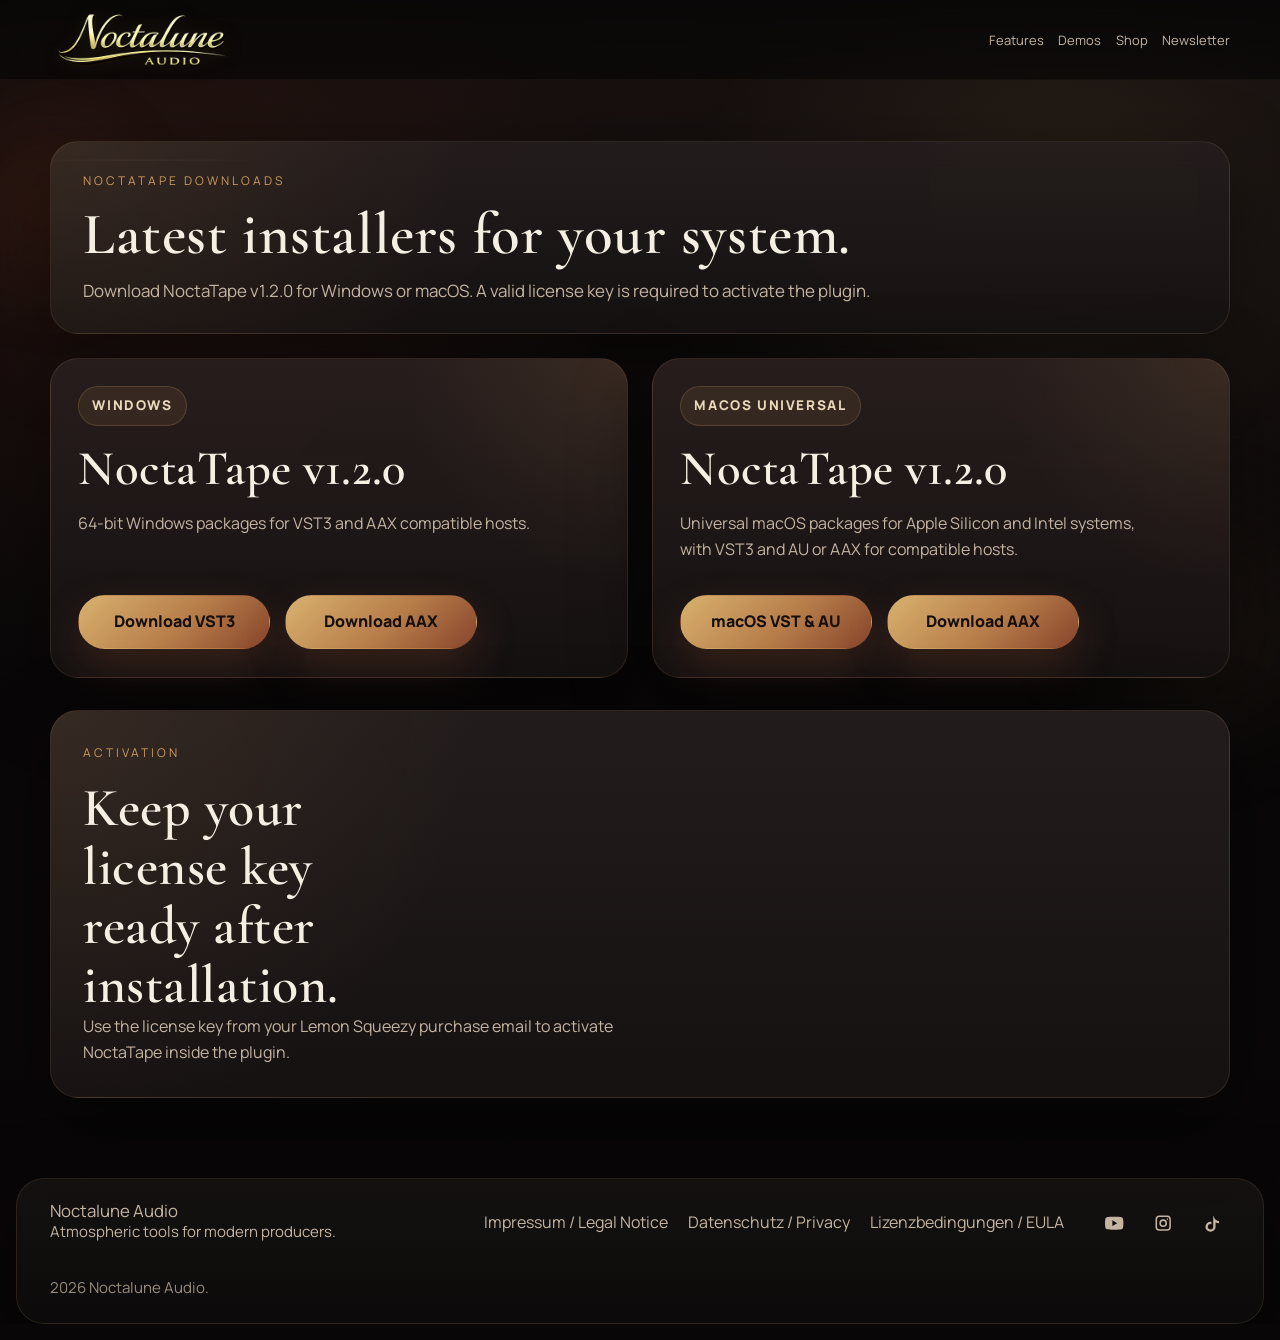
<file: downloads/index.html>
<!DOCTYPE html>
<html lang="en">
<head>
  <meta charset="UTF-8">
  <meta name="viewport" content="width=device-width, initial-scale=1.0">
  <meta
    name="description"
    content="Download the latest NoctaTape installers for Windows and macOS."
  >
  <title>Downloads | Noctalune Audio</title>
  <link rel="icon" type="image/png" href="/favicon.png">
  <link rel="apple-touch-icon" href="/favicon.png">
  <link rel="preconnect" href="https://fonts.googleapis.com">
  <link rel="preconnect" href="https://fonts.gstatic.com" crossorigin>
  <link
    href="https://fonts.googleapis.com/css2?family=Cormorant+Garamond:wght@500;600;700&family=Manrope:wght@400;500;600;700;800&display=swap"
    rel="stylesheet"
  >
  <link rel="stylesheet" href="/styles.css">
</head>
<body class="shop-page">
  <div class="page-shell">
    <div class="ambient ambient-one" aria-hidden="true"></div>
    <div class="ambient ambient-two" aria-hidden="true"></div>

    <header class="site-header">
      <div class="container header-inner">
        <a class="brand-lockup" href="/" aria-label="Noctalune Audio home">
          <img
            class="brand-logo"
            src="/Logo.png"
            alt="Noctalune Audio"
            width="420"
            height="236"
          >
          <span class="sr-only">Noctalune Audio</span>
        </a>
        <nav class="site-nav" aria-label="Primary navigation">
          <a href="/#features">Features</a>
          <a href="/#demos">Demos</a>
          <a href="/shop">Shop</a>
          <a href="/#signup">Newsletter</a>
        </nav>
      </div>
    </header>

    <main class="shop-main">
      <div class="container shop-shell">
        <section class="shop-intro panel-glass reveal">
          <p class="eyebrow">NoctaTape Downloads</p>
          <h1>Latest installers for your system.</h1>
          <p class="shop-subheadline">
            Download NoctaTape v1.2.0 for Windows or macOS. A valid license key is required to activate the plugin.
          </p>
        </section>

        <section class="download-grid" aria-label="NoctaTape download options">
          <article class="download-card panel-glass reveal">
            <div>
              <p class="download-platform">Windows</p>
              <h2>NoctaTape v1.2.0</h2>
              <p class="download-copy">
                64-bit Windows packages for VST3 and AAX compatible hosts.
              </p>
            </div>
            <div class="download-actions">
              <a class="button button-primary" href="/Downloads/NoctaTape_v1.2.0_win.zip">Download VST3</a>
              <a class="button button-primary" href="/Downloads/NoctaTape_v1.2.0_win_AAX.zip">Download AAX</a>
            </div>
          </article>

          <article class="download-card panel-glass reveal">
            <div>
              <p class="download-platform">macOS Universal</p>
              <h2>NoctaTape v1.2.0</h2>
              <p class="download-copy">
                Universal macOS packages for Apple Silicon and Intel systems, with VST3 and AU or AAX for compatible hosts.
              </p>
            </div>
            <div class="download-actions">
              <a class="button button-primary" href="/Downloads/NoctaTape_v1.2.0_macOS_Universal.zip">macOS VST &amp; AU</a>
              <a class="button button-primary" href="/Downloads/NoctaTape_v1.2.0_macOS_Universal_AAX.zip">Download AAX</a>
            </div>
          </article>
        </section>

        <section class="signup-panel shop-summary-panel reveal">
          <div class="signup-copy">
            <p class="eyebrow">Activation</p>
            <h2>Keep your license key ready after installation.</h2>
            <p>
              Use the license key from your Lemon Squeezy purchase email to activate NoctaTape inside the plugin.
            </p>
          </div>
        </section>
      </div>
    </main>

    <footer class="site-footer">
      <div class="container footer-inner">
        <div>
          <p class="footer-brand">Noctalune Audio</p>
          <p class="footer-copy">Atmospheric tools for modern producers.</p>
        </div>

        <div class="footer-links">
          <a href="/impressum">Impressum / Legal Notice</a>
          <a href="/datenschutz">Datenschutz / Privacy</a>
          <a href="/lizenzbedingungen">Lizenzbedingungen / EULA</a>
        </div>

        <div class="footer-social" aria-label="Social media links">
          <a
            href="https://www.youtube.com/@Noctalune-Audio"
            target="_blank"
            rel="noopener noreferrer"
            aria-label="Noctalune Audio on YouTube"
          >
            <svg xmlns="http://www.w3.org/2000/svg" viewBox="0 0 24 24" width="24" height="24" aria-hidden="true" fill="currentColor">
              <path d="M23.5 6.2a3 3 0 0 0-2.1-2.1C19.5 3.5 12 3.5 12 3.5s-7.5 0-9.4.6A3 3 0 0 0 .5 6.2 31.2 31.2 0 0 0 0 12a31.2 31.2 0 0 0 .5 5.8 3 3 0 0 0 2.1 2.1c1.9.6 9.4.6 9.4.6s7.5 0 9.4-.6a3 3 0 0 0 2.1-2.1A31.2 31.2 0 0 0 24 12a31.2 31.2 0 0 0-.5-5.8ZM9.6 15.7V8.3L16 12l-6.4 3.7Z"/>
            </svg>
          </a>

          <a
            href="https://www.instagram.com/noctaluneaudio"
            target="_blank"
            rel="noopener noreferrer"
            aria-label="Noctalune Audio on Instagram"
          >
            <svg xmlns="http://www.w3.org/2000/svg" viewBox="0 0 24 24" width="24" height="24" aria-hidden="true" fill="currentColor">
              <path d="M7 2h10a5 5 0 0 1 5 5v10a5 5 0 0 1-5 5H7a5 5 0 0 1-5-5V7a5 5 0 0 1 5-5Zm0 2A3 3 0 0 0 4 7v10a3 3 0 0 0 3 3h10a3 3 0 0 0 3-3V7a3 3 0 0 0-3-3H7Zm10.5 1.5a1 1 0 1 1 0 2 1 1 0 0 1 0-2ZM12 7a5 5 0 1 1 0 10 5 5 0 0 1 0-10Zm0 2a3 3 0 1 0 0 6 3 3 0 0 0 0-6Z"/>
            </svg>
          </a>

          <a
            href="https://www.tiktok.com/@noctalune.audio"
            target="_blank"
            rel="noopener noreferrer"
            aria-label="Noctalune Audio on TikTok"
          >
            <svg xmlns="http://www.w3.org/2000/svg" viewBox="0 0 24 24" width="24" height="24" aria-hidden="true" fill="currentColor">
              <path d="M14 3c.2 1.7 1.2 3.3 2.6 4.4 1.2 1 2.7 1.6 4.4 1.6v3.1c-1.6 0-3.2-.4-4.6-1.1v5.6a6.6 6.6 0 1 1-6.6-6.6c.4 0 .8 0 1.2.1v3.2a3.5 3.5 0 1 0 2.3 3.3V3H14Z"/>
            </svg>
          </a>
        </div>

        <p class="footer-meta">
          <span id="current-year"></span> Noctalune Audio.
        </p>
      </div>
    </footer>
  </div>

  <script src="https://assets.lemonsqueezy.com/lemon.js" defer></script>
  <script src="/script.js"></script>
</body>
</html>
</file>
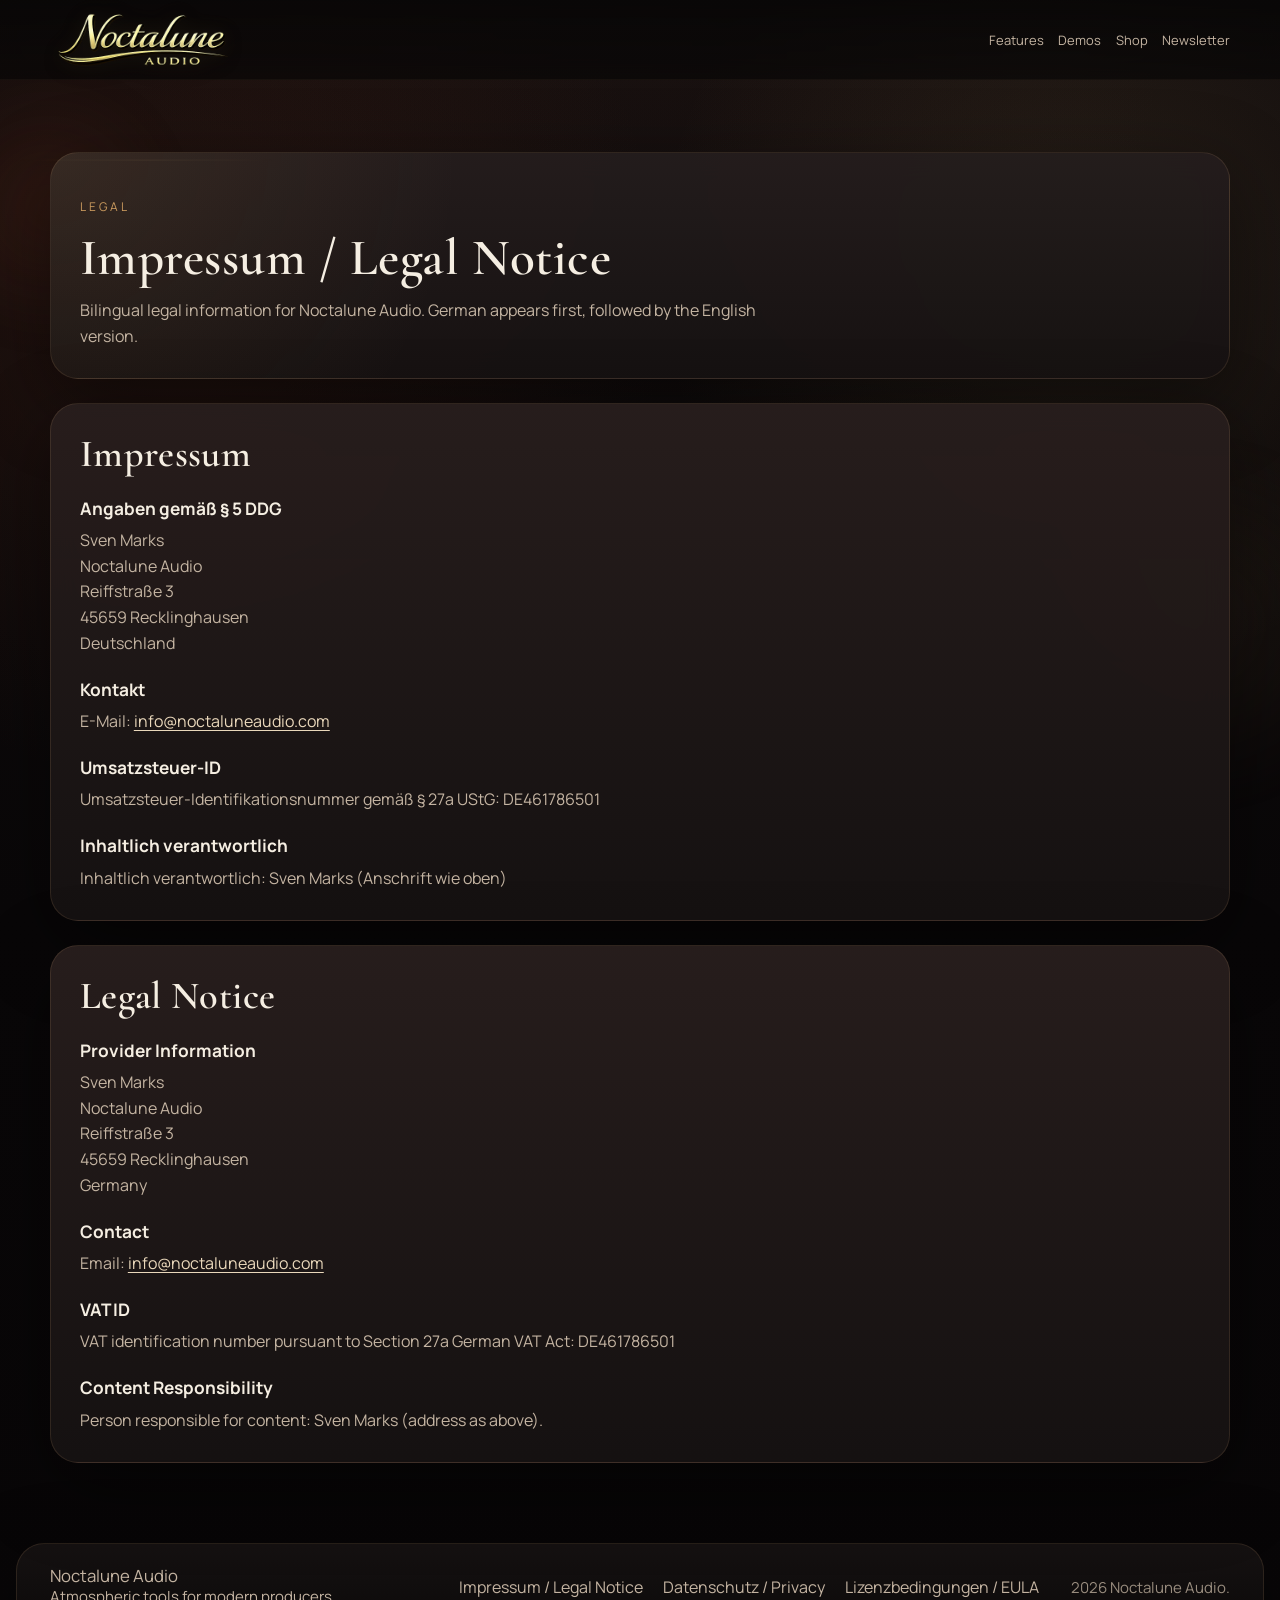
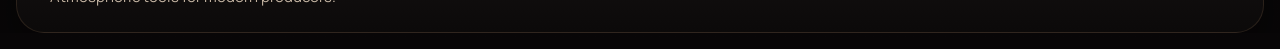
<file: impressum/index.html>
<!DOCTYPE html>
<html lang="en">
<head>
  <meta charset="UTF-8">
  <meta name="viewport" content="width=device-width, initial-scale=1.0">
  <meta
    name="description"
    content="Impressum and Legal Notice for Noctalune Audio."
  >
  <title>Impressum | Noctalune Audio</title>
  <link rel="preconnect" href="https://fonts.googleapis.com">
  <link rel="preconnect" href="https://fonts.gstatic.com" crossorigin>
  <link
    href="https://fonts.googleapis.com/css2?family=Cormorant+Garamond:wght@500;600;700&family=Manrope:wght@400;500;600;700;800&display=swap"
    rel="stylesheet"
  >
  <link rel="stylesheet" href="/styles.css">
</head>
<body class="legal-page">
  <div class="page-shell">
    <div class="ambient ambient-one" aria-hidden="true"></div>
    <div class="ambient ambient-two" aria-hidden="true"></div>

    <header class="site-header">
      <div class="container header-inner">
        <a class="brand-lockup" href="/" aria-label="Noctalune Audio home">
          <img
            class="brand-logo"
            src="/Logo.png"
            alt="Noctalune Audio"
            width="420"
            height="236"
          >
          <span class="sr-only">Noctalune Audio</span>
        </a>
        <nav class="site-nav" aria-label="Primary navigation">
          <a href="/#features">Features</a>
          <a href="/#demos">Demos</a>
          <a href="/shop">Shop</a>
          <a href="/#signup">Newsletter</a>
        </nav>
      </div>
    </header>

    <main class="legal-main">
      <div class="container legal-shell">
        <section class="legal-intro">
          <p class="eyebrow">Legal</p>
          <h1>Impressum / Legal Notice</h1>
          <p>Bilingual legal information for Noctalune Audio. German appears first, followed by the English version.</p>
        </section>

        <section class="legal-card">
          <h2>Impressum</h2>

          <h3>Angaben gemäß § 5 DDG</h3>
          <p>
            Sven Marks<br>
            Noctalune Audio<br>
            Reiffstraße 3<br>
            45659 Recklinghausen<br>
            Deutschland
          </p>

          <h3>Kontakt</h3>
          <p>E-Mail: <a href="mailto:info@noctaluneaudio.com">info@noctaluneaudio.com</a></p>

          <h3>Umsatzsteuer-ID</h3>
          <p>Umsatzsteuer-Identifikationsnummer gemäß § 27a UStG: DE461786501</p>

          <h3>Inhaltlich verantwortlich</h3>
          <p>Inhaltlich verantwortlich: Sven Marks (Anschrift wie oben)</p>
        </section>

        <section class="legal-card">
          <h2>Legal Notice</h2>

          <h3>Provider Information</h3>
          <p>
            Sven Marks<br>
            Noctalune Audio<br>
            Reiffstraße 3<br>
            45659 Recklinghausen<br>
            Germany
          </p>

          <h3>Contact</h3>
          <p>Email: <a href="mailto:info@noctaluneaudio.com">info@noctaluneaudio.com</a></p>

          <h3>VAT ID</h3>
          <p>VAT identification number pursuant to Section 27a German VAT Act: DE461786501</p>

          <h3>Content Responsibility</h3>
          <p>Person responsible for content: Sven Marks (address as above).</p>
        </section>
      </div>
    </main>

    <footer class="site-footer">
      <div class="container footer-inner">
        <div>
          <p class="footer-brand">Noctalune Audio</p>
          <p class="footer-copy">Atmospheric tools for modern producers.</p>
        </div>

        <div class="footer-links">
          <a href="/impressum">Impressum / Legal Notice</a>
          <a href="/datenschutz">Datenschutz / Privacy</a>
          <a href="/lizenzbedingungen">Lizenzbedingungen / EULA</a>
        </div>

        <p class="footer-meta"><span id="current-year"></span> Noctalune Audio.</p>
      </div>
    </footer>
  </div>

  <script src="/script.js"></script>
</body>
</html>
</file>
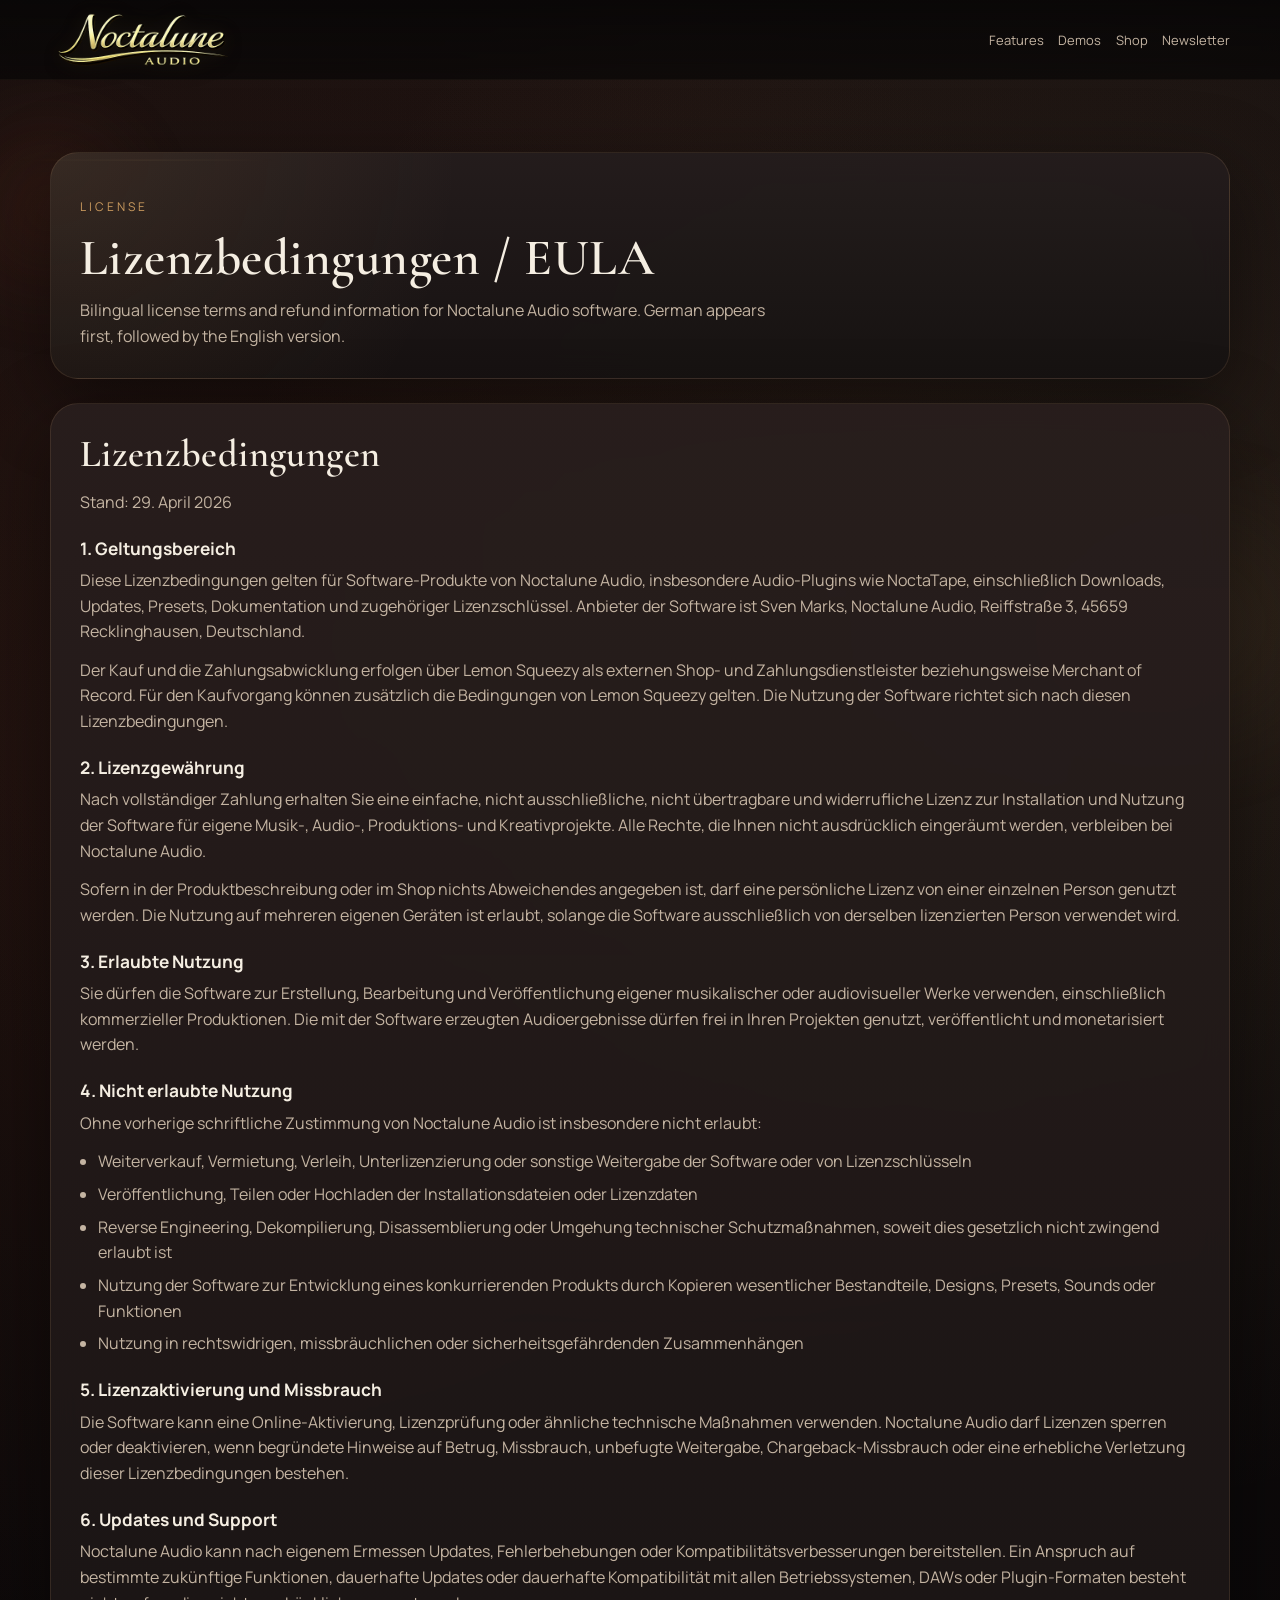
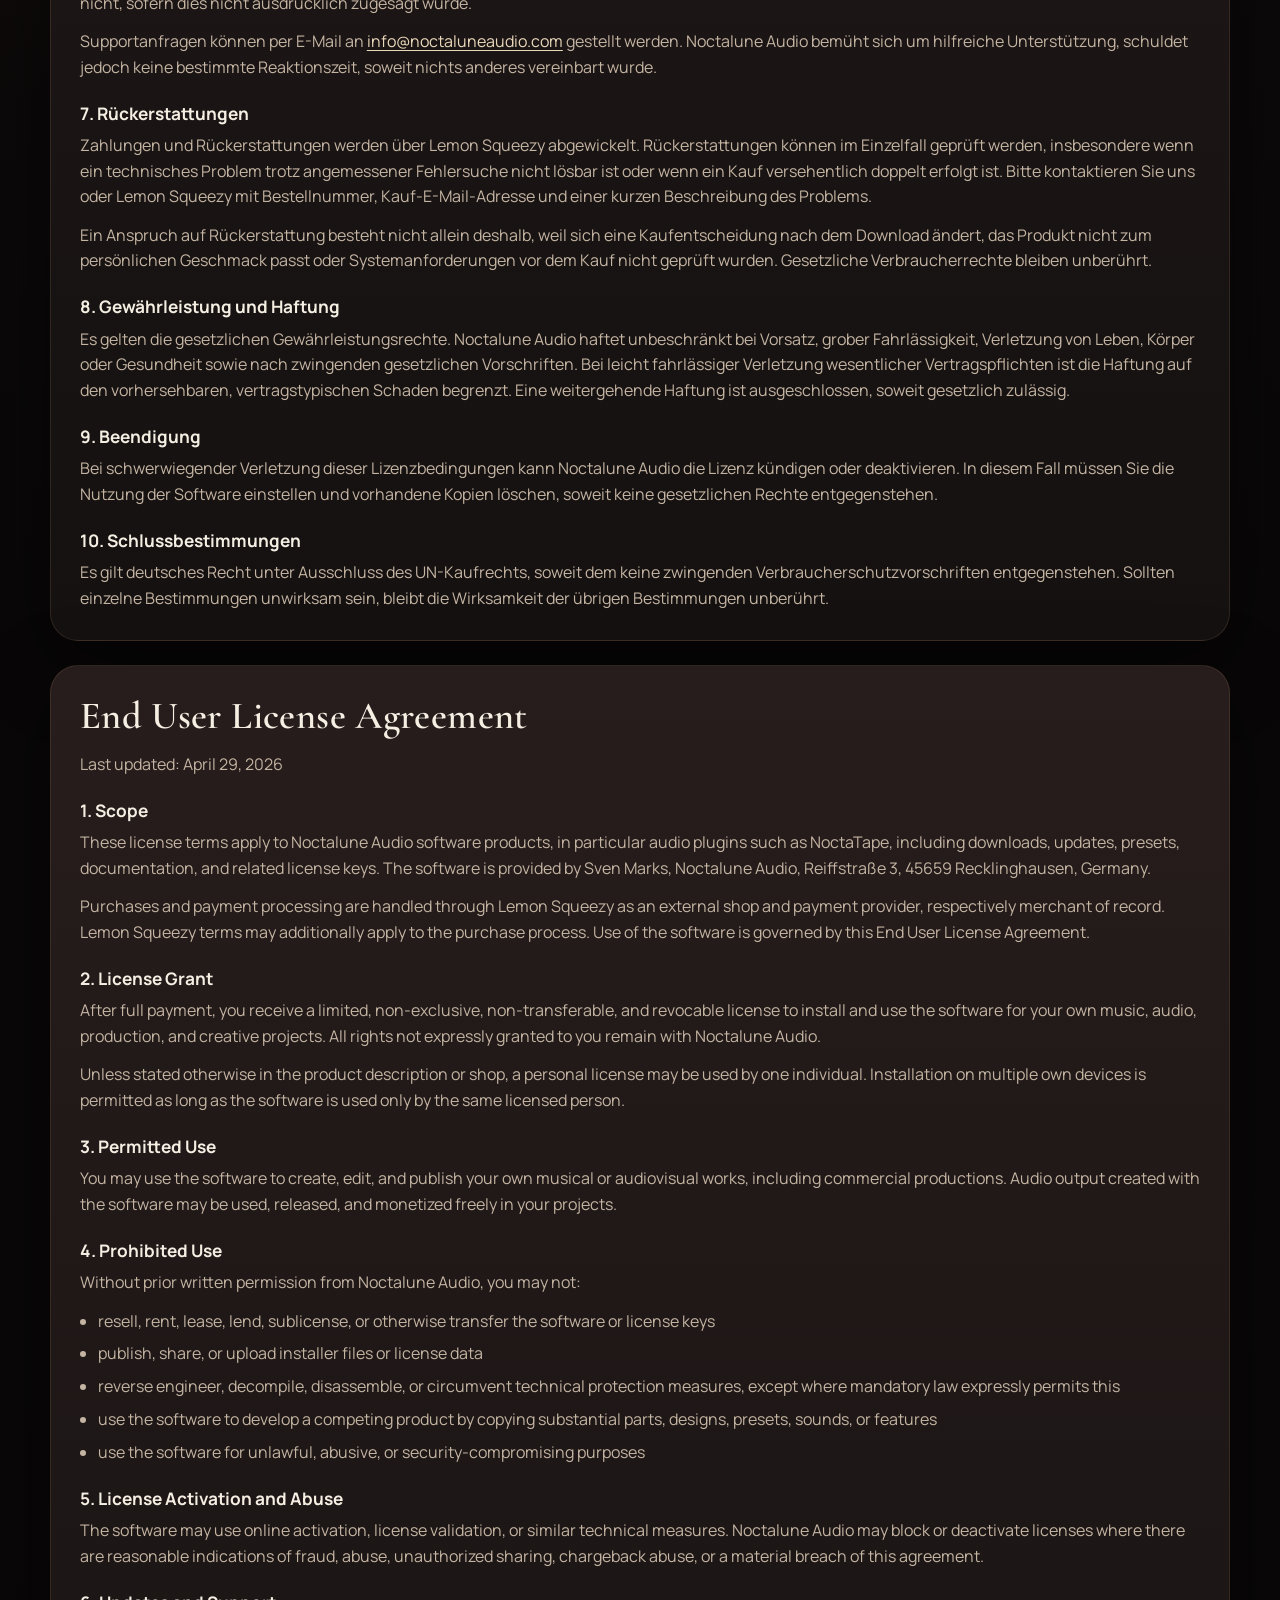
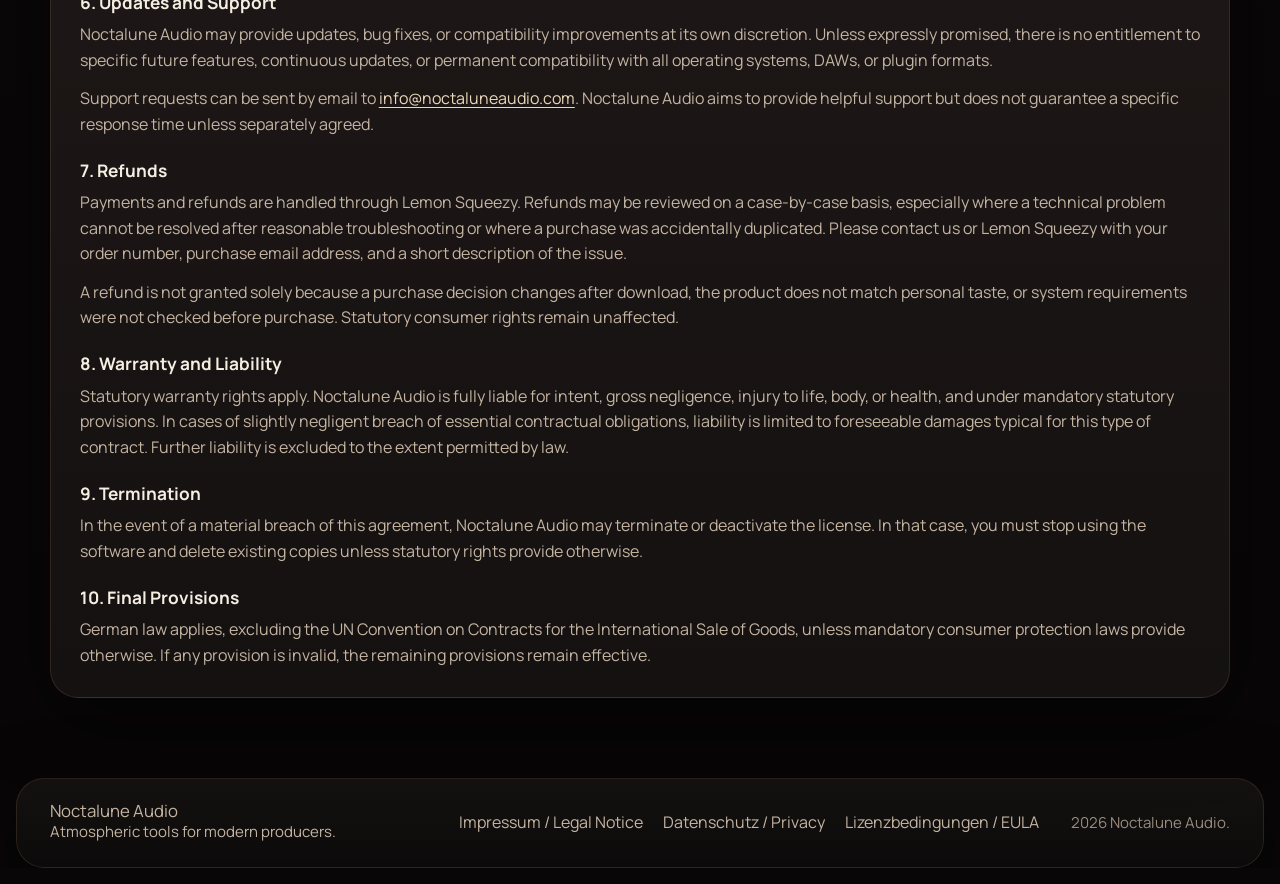
<file: lizenzbedingungen/index.html>
<!DOCTYPE html>
<html lang="en">
<head>
  <meta charset="UTF-8">
  <meta name="viewport" content="width=device-width, initial-scale=1.0">
  <meta
    name="description"
    content="Lizenzbedingungen, EULA and refund policy for Noctalune Audio software."
  >
  <title>Lizenzbedingungen | Noctalune Audio</title>
  <link rel="preconnect" href="https://fonts.googleapis.com">
  <link rel="preconnect" href="https://fonts.gstatic.com" crossorigin>
  <link
    href="https://fonts.googleapis.com/css2?family=Cormorant+Garamond:wght@500;600;700&family=Manrope:wght@400;500;600;700;800&display=swap"
    rel="stylesheet"
  >
  <link rel="stylesheet" href="/styles.css">
</head>
<body class="legal-page">
  <div class="page-shell">
    <div class="ambient ambient-one" aria-hidden="true"></div>
    <div class="ambient ambient-two" aria-hidden="true"></div>

    <header class="site-header">
      <div class="container header-inner">
        <a class="brand-lockup" href="/" aria-label="Noctalune Audio home">
          <img
            class="brand-logo"
            src="/Logo.png"
            alt="Noctalune Audio"
            width="420"
            height="236"
          >
          <span class="sr-only">Noctalune Audio</span>
        </a>
        <nav class="site-nav" aria-label="Primary navigation">
          <a href="/#features">Features</a>
          <a href="/#demos">Demos</a>
          <a href="/shop">Shop</a>
          <a href="/#signup">Newsletter</a>
        </nav>
      </div>
    </header>

    <main class="legal-main">
      <div class="container legal-shell">
        <section class="legal-intro">
          <p class="eyebrow">License</p>
          <h1>Lizenzbedingungen / EULA</h1>
          <p>
            Bilingual license terms and refund information for Noctalune Audio software. German appears first, followed by the English version.
          </p>
        </section>

        <section class="legal-card">
          <h2>Lizenzbedingungen</h2>
          <p>Stand: 29. April 2026</p>

          <h3>1. Geltungsbereich</h3>
          <p>
            Diese Lizenzbedingungen gelten für Software-Produkte von Noctalune Audio, insbesondere Audio-Plugins wie NoctaTape, einschließlich Downloads, Updates, Presets, Dokumentation und zugehöriger Lizenzschlüssel. Anbieter der Software ist Sven Marks, Noctalune Audio, Reiffstraße 3, 45659 Recklinghausen, Deutschland.
          </p>
          <p>
            Der Kauf und die Zahlungsabwicklung erfolgen über Lemon Squeezy als externen Shop- und Zahlungsdienstleister beziehungsweise Merchant of Record. Für den Kaufvorgang können zusätzlich die Bedingungen von Lemon Squeezy gelten. Die Nutzung der Software richtet sich nach diesen Lizenzbedingungen.
          </p>

          <h3>2. Lizenzgewährung</h3>
          <p>
            Nach vollständiger Zahlung erhalten Sie eine einfache, nicht ausschließliche, nicht übertragbare und widerrufliche Lizenz zur Installation und Nutzung der Software für eigene Musik-, Audio-, Produktions- und Kreativprojekte. Alle Rechte, die Ihnen nicht ausdrücklich eingeräumt werden, verbleiben bei Noctalune Audio.
          </p>
          <p>
            Sofern in der Produktbeschreibung oder im Shop nichts Abweichendes angegeben ist, darf eine persönliche Lizenz von einer einzelnen Person genutzt werden. Die Nutzung auf mehreren eigenen Geräten ist erlaubt, solange die Software ausschließlich von derselben lizenzierten Person verwendet wird.
          </p>

          <h3>3. Erlaubte Nutzung</h3>
          <p>
            Sie dürfen die Software zur Erstellung, Bearbeitung und Veröffentlichung eigener musikalischer oder audiovisueller Werke verwenden, einschließlich kommerzieller Produktionen. Die mit der Software erzeugten Audioergebnisse dürfen frei in Ihren Projekten genutzt, veröffentlicht und monetarisiert werden.
          </p>

          <h3>4. Nicht erlaubte Nutzung</h3>
          <p>Ohne vorherige schriftliche Zustimmung von Noctalune Audio ist insbesondere nicht erlaubt:</p>
          <ul>
            <li>Weiterverkauf, Vermietung, Verleih, Unterlizenzierung oder sonstige Weitergabe der Software oder von Lizenzschlüsseln</li>
            <li>Veröffentlichung, Teilen oder Hochladen der Installationsdateien oder Lizenzdaten</li>
            <li>Reverse Engineering, Dekompilierung, Disassemblierung oder Umgehung technischer Schutzmaßnahmen, soweit dies gesetzlich nicht zwingend erlaubt ist</li>
            <li>Nutzung der Software zur Entwicklung eines konkurrierenden Produkts durch Kopieren wesentlicher Bestandteile, Designs, Presets, Sounds oder Funktionen</li>
            <li>Nutzung in rechtswidrigen, missbräuchlichen oder sicherheitsgefährdenden Zusammenhängen</li>
          </ul>

          <h3>5. Lizenzaktivierung und Missbrauch</h3>
          <p>
            Die Software kann eine Online-Aktivierung, Lizenzprüfung oder ähnliche technische Maßnahmen verwenden. Noctalune Audio darf Lizenzen sperren oder deaktivieren, wenn begründete Hinweise auf Betrug, Missbrauch, unbefugte Weitergabe, Chargeback-Missbrauch oder eine erhebliche Verletzung dieser Lizenzbedingungen bestehen.
          </p>

          <h3>6. Updates und Support</h3>
          <p>
            Noctalune Audio kann nach eigenem Ermessen Updates, Fehlerbehebungen oder Kompatibilitätsverbesserungen bereitstellen. Ein Anspruch auf bestimmte zukünftige Funktionen, dauerhafte Updates oder dauerhafte Kompatibilität mit allen Betriebssystemen, DAWs oder Plugin-Formaten besteht nicht, sofern dies nicht ausdrücklich zugesagt wurde.
          </p>
          <p>
            Supportanfragen können per E-Mail an <a href="mailto:info@noctaluneaudio.com">info@noctaluneaudio.com</a> gestellt werden. Noctalune Audio bemüht sich um hilfreiche Unterstützung, schuldet jedoch keine bestimmte Reaktionszeit, soweit nichts anderes vereinbart wurde.
          </p>

          <h3>7. Rückerstattungen</h3>
          <p>
            Zahlungen und Rückerstattungen werden über Lemon Squeezy abgewickelt. Rückerstattungen können im Einzelfall geprüft werden, insbesondere wenn ein technisches Problem trotz angemessener Fehlersuche nicht lösbar ist oder wenn ein Kauf versehentlich doppelt erfolgt ist. Bitte kontaktieren Sie uns oder Lemon Squeezy mit Bestellnummer, Kauf-E-Mail-Adresse und einer kurzen Beschreibung des Problems.
          </p>
          <p>
            Ein Anspruch auf Rückerstattung besteht nicht allein deshalb, weil sich eine Kaufentscheidung nach dem Download ändert, das Produkt nicht zum persönlichen Geschmack passt oder Systemanforderungen vor dem Kauf nicht geprüft wurden. Gesetzliche Verbraucherrechte bleiben unberührt.
          </p>

          <h3>8. Gewährleistung und Haftung</h3>
          <p>
            Es gelten die gesetzlichen Gewährleistungsrechte. Noctalune Audio haftet unbeschränkt bei Vorsatz, grober Fahrlässigkeit, Verletzung von Leben, Körper oder Gesundheit sowie nach zwingenden gesetzlichen Vorschriften. Bei leicht fahrlässiger Verletzung wesentlicher Vertragspflichten ist die Haftung auf den vorhersehbaren, vertragstypischen Schaden begrenzt. Eine weitergehende Haftung ist ausgeschlossen, soweit gesetzlich zulässig.
          </p>

          <h3>9. Beendigung</h3>
          <p>
            Bei schwerwiegender Verletzung dieser Lizenzbedingungen kann Noctalune Audio die Lizenz kündigen oder deaktivieren. In diesem Fall müssen Sie die Nutzung der Software einstellen und vorhandene Kopien löschen, soweit keine gesetzlichen Rechte entgegenstehen.
          </p>

          <h3>10. Schlussbestimmungen</h3>
          <p>
            Es gilt deutsches Recht unter Ausschluss des UN-Kaufrechts, soweit dem keine zwingenden Verbraucherschutzvorschriften entgegenstehen. Sollten einzelne Bestimmungen unwirksam sein, bleibt die Wirksamkeit der übrigen Bestimmungen unberührt.
          </p>
        </section>

        <section class="legal-card">
          <h2>End User License Agreement</h2>
          <p>Last updated: April 29, 2026</p>

          <h3>1. Scope</h3>
          <p>
            These license terms apply to Noctalune Audio software products, in particular audio plugins such as NoctaTape, including downloads, updates, presets, documentation, and related license keys. The software is provided by Sven Marks, Noctalune Audio, Reiffstraße 3, 45659 Recklinghausen, Germany.
          </p>
          <p>
            Purchases and payment processing are handled through Lemon Squeezy as an external shop and payment provider, respectively merchant of record. Lemon Squeezy terms may additionally apply to the purchase process. Use of the software is governed by this End User License Agreement.
          </p>

          <h3>2. License Grant</h3>
          <p>
            After full payment, you receive a limited, non-exclusive, non-transferable, and revocable license to install and use the software for your own music, audio, production, and creative projects. All rights not expressly granted to you remain with Noctalune Audio.
          </p>
          <p>
            Unless stated otherwise in the product description or shop, a personal license may be used by one individual. Installation on multiple own devices is permitted as long as the software is used only by the same licensed person.
          </p>

          <h3>3. Permitted Use</h3>
          <p>
            You may use the software to create, edit, and publish your own musical or audiovisual works, including commercial productions. Audio output created with the software may be used, released, and monetized freely in your projects.
          </p>

          <h3>4. Prohibited Use</h3>
          <p>Without prior written permission from Noctalune Audio, you may not:</p>
          <ul>
            <li>resell, rent, lease, lend, sublicense, or otherwise transfer the software or license keys</li>
            <li>publish, share, or upload installer files or license data</li>
            <li>reverse engineer, decompile, disassemble, or circumvent technical protection measures, except where mandatory law expressly permits this</li>
            <li>use the software to develop a competing product by copying substantial parts, designs, presets, sounds, or features</li>
            <li>use the software for unlawful, abusive, or security-compromising purposes</li>
          </ul>

          <h3>5. License Activation and Abuse</h3>
          <p>
            The software may use online activation, license validation, or similar technical measures. Noctalune Audio may block or deactivate licenses where there are reasonable indications of fraud, abuse, unauthorized sharing, chargeback abuse, or a material breach of this agreement.
          </p>

          <h3>6. Updates and Support</h3>
          <p>
            Noctalune Audio may provide updates, bug fixes, or compatibility improvements at its own discretion. Unless expressly promised, there is no entitlement to specific future features, continuous updates, or permanent compatibility with all operating systems, DAWs, or plugin formats.
          </p>
          <p>
            Support requests can be sent by email to <a href="mailto:info@noctaluneaudio.com">info@noctaluneaudio.com</a>. Noctalune Audio aims to provide helpful support but does not guarantee a specific response time unless separately agreed.
          </p>

          <h3>7. Refunds</h3>
          <p>
            Payments and refunds are handled through Lemon Squeezy. Refunds may be reviewed on a case-by-case basis, especially where a technical problem cannot be resolved after reasonable troubleshooting or where a purchase was accidentally duplicated. Please contact us or Lemon Squeezy with your order number, purchase email address, and a short description of the issue.
          </p>
          <p>
            A refund is not granted solely because a purchase decision changes after download, the product does not match personal taste, or system requirements were not checked before purchase. Statutory consumer rights remain unaffected.
          </p>

          <h3>8. Warranty and Liability</h3>
          <p>
            Statutory warranty rights apply. Noctalune Audio is fully liable for intent, gross negligence, injury to life, body, or health, and under mandatory statutory provisions. In cases of slightly negligent breach of essential contractual obligations, liability is limited to foreseeable damages typical for this type of contract. Further liability is excluded to the extent permitted by law.
          </p>

          <h3>9. Termination</h3>
          <p>
            In the event of a material breach of this agreement, Noctalune Audio may terminate or deactivate the license. In that case, you must stop using the software and delete existing copies unless statutory rights provide otherwise.
          </p>

          <h3>10. Final Provisions</h3>
          <p>
            German law applies, excluding the UN Convention on Contracts for the International Sale of Goods, unless mandatory consumer protection laws provide otherwise. If any provision is invalid, the remaining provisions remain effective.
          </p>
        </section>
      </div>
    </main>

    <footer class="site-footer">
      <div class="container footer-inner">
        <div>
          <p class="footer-brand">Noctalune Audio</p>
          <p class="footer-copy">Atmospheric tools for modern producers.</p>
        </div>

        <div class="footer-links">
          <a href="/impressum">Impressum / Legal Notice</a>
          <a href="/datenschutz">Datenschutz / Privacy</a>
          <a href="/lizenzbedingungen">Lizenzbedingungen / EULA</a>
        </div>

        <p class="footer-meta"><span id="current-year"></span> Noctalune Audio.</p>
      </div>
    </footer>
  </div>

  <script src="/script.js"></script>
</body>
</html>
</file>
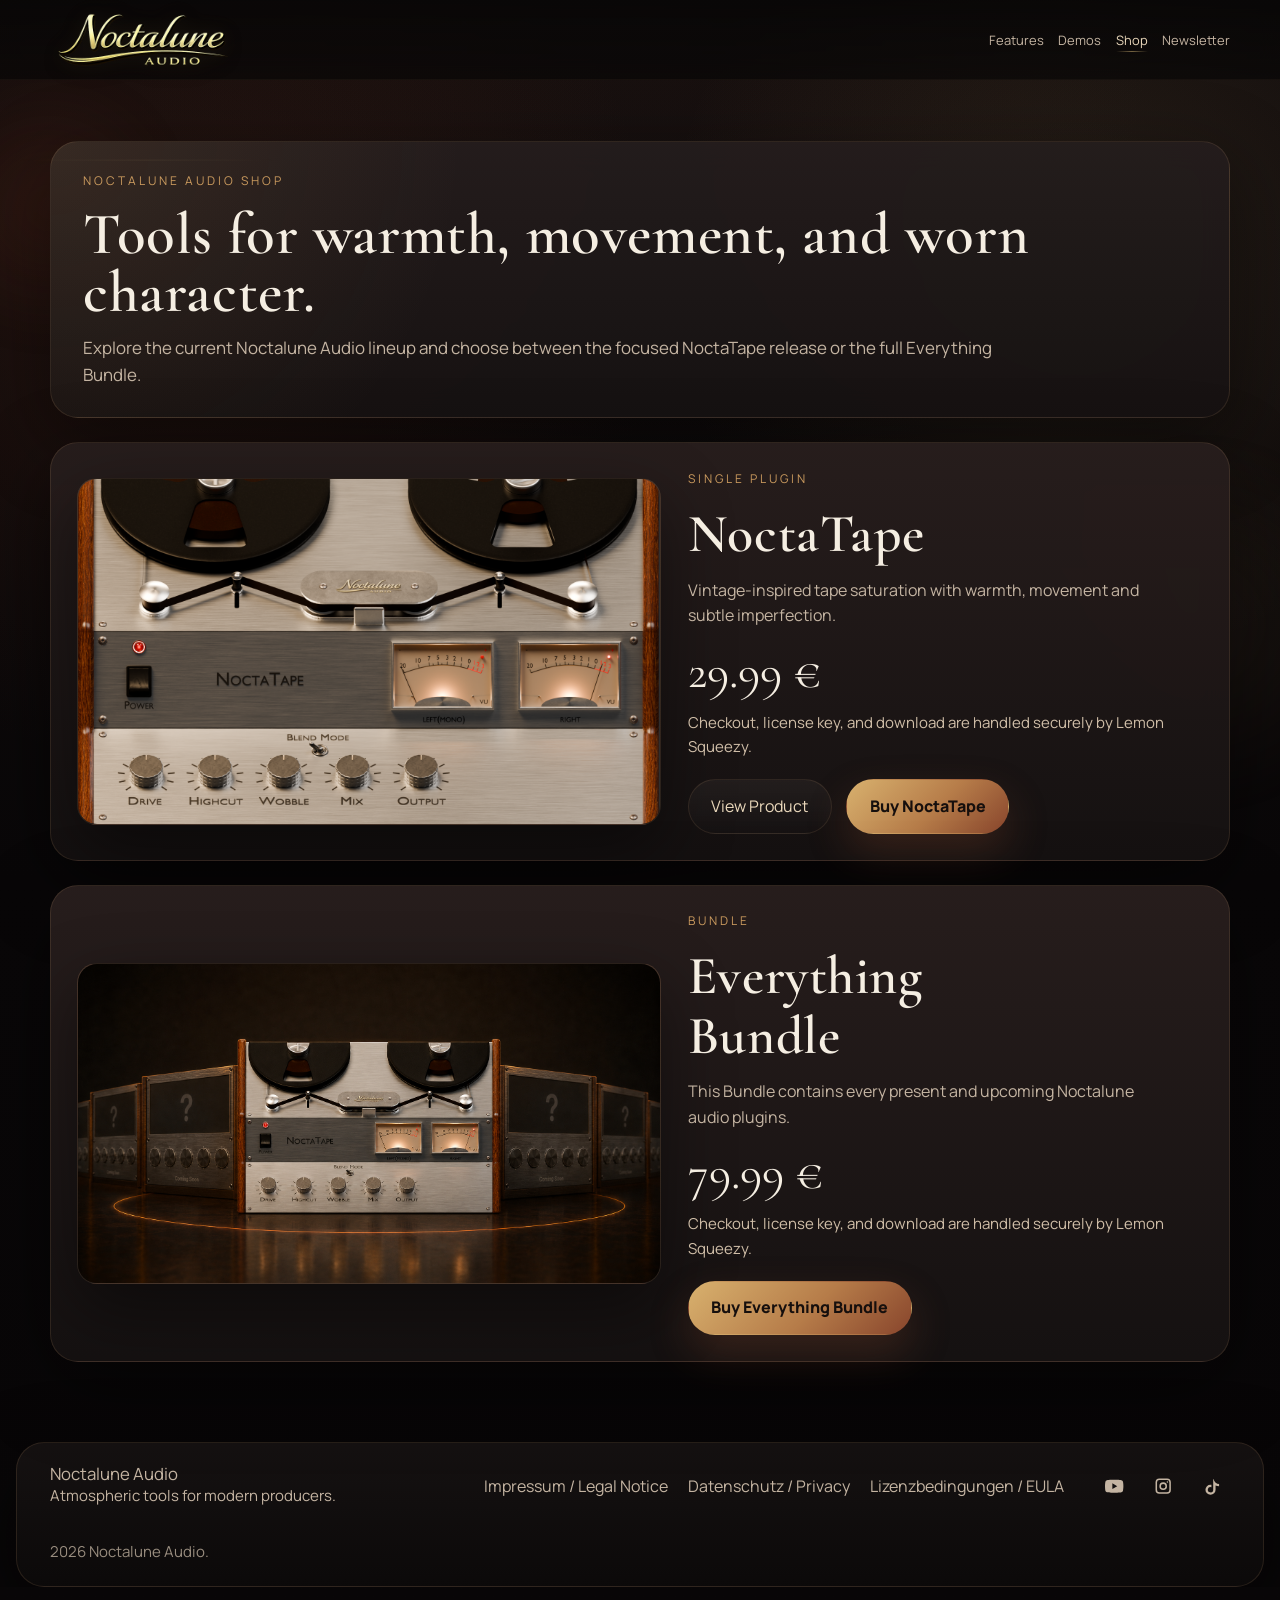
<file: shop/index.html>
<!DOCTYPE html>
<html lang="en">
<head>
  <meta charset="UTF-8">
  <meta name="viewport" content="width=device-width, initial-scale=1.0">
  <meta
    name="description"
    content="Browse Noctalune Audio products including NoctaTape and the Everything Bundle."
  >
  <title>Shop | Noctalune Audio</title>
  <link rel="icon" type="image/png" href="/favicon.png">
  <link rel="apple-touch-icon" href="/favicon.png">
  <link rel="preconnect" href="https://fonts.googleapis.com">
  <link rel="preconnect" href="https://fonts.gstatic.com" crossorigin>
  <link
    href="https://fonts.googleapis.com/css2?family=Cormorant+Garamond:wght@500;600;700&family=Manrope:wght@400;500;600;700;800&display=swap"
    rel="stylesheet"
  >
  <link rel="stylesheet" href="/styles.css">
</head>
<body class="shop-page">
  <div class="page-shell">
    <div class="ambient ambient-one" aria-hidden="true"></div>
    <div class="ambient ambient-two" aria-hidden="true"></div>

    <header class="site-header">
      <div class="container header-inner">
        <a class="brand-lockup" href="/" aria-label="Noctalune Audio home">
          <img
            class="brand-logo"
            src="/Logo.png"
            alt="Noctalune Audio"
            width="420"
            height="236"
          >
          <span class="sr-only">Noctalune Audio</span>
        </a>
        <nav class="site-nav" aria-label="Primary navigation">
          <a href="/#features">Features</a>
          <a href="/#demos">Demos</a>
          <a href="/shop" aria-current="page">Shop</a>
          <a href="/#signup">Newsletter</a>
        </nav>
      </div>
    </header>

    <main class="shop-main">
      <div class="container shop-shell">
        <section class="shop-intro panel-glass reveal">
          <p class="eyebrow">Noctalune Audio Shop</p>
          <h1>Tools for warmth, movement, and worn character.</h1>
          <p class="shop-subheadline">
            Explore the current Noctalune Audio lineup and choose between the focused NoctaTape release or the full Everything Bundle.
          </p>
        </section>

        <section class="shop-catalog">
          <article class="shop-product-card panel-glass reveal">
            <div class="shop-product-media">
              <img
                class="shop-product-image"
                src="/NoctaTape_1.2.0_Website_Screenshot.png"
                alt="NoctaTape plugin interface"
                width="1600"
                height="950"
              >
            </div>

            <div class="shop-product-copy">
              <p class="eyebrow">Single Plugin</p>
              <h2>NoctaTape</h2>
              <p class="shop-product-description">
                Vintage-inspired tape saturation with warmth, movement and subtle imperfection.
              </p>
              <p class="shop-card-price">29.99 &euro;</p>
              <p class="shop-checkout-note">
                Checkout, license key, and download are handled securely by Lemon Squeezy.
              </p>

              <div class="shop-card-actions">
                <a class="button button-secondary" href="/shop/noctatape">View Product</a>
                <a
                  href="https://noctaluneaudio.lemonsqueezy.com/checkout/buy/35c8d997-6875-4236-a142-1328457619a6?embed=1"
                  class="lemonsqueezy-button button button-primary"
                >Buy NoctaTape</a>
              </div>
            </div>
          </article>

          <article class="shop-product-card panel-glass reveal">
            <div class="shop-product-media">
              <img
                class="shop-product-image"
                src="/Bundle.png"
                alt="Everything Bundle artwork"
                width="1693"
                height="929"
              >
            </div>

            <div class="shop-product-copy">
              <p class="eyebrow">Bundle</p>
              <h2>Everything Bundle</h2>
              <p class="shop-product-description">
                This Bundle contains every present and upcoming Noctalune audio plugins.
              </p>
              <p class="shop-card-price">79.99 &euro;</p>
              <p class="shop-checkout-note">
                Checkout, license key, and download are handled securely by Lemon Squeezy.
              </p>

              <div class="shop-card-actions">
                <a
                  href="https://noctaluneaudio.lemonsqueezy.com/checkout/buy/26f62667-66a7-4db5-a257-6d981be6d503?embed=1"
                  class="lemonsqueezy-button button button-primary"
                >Buy Everything Bundle</a>
              </div>
            </div>
          </article>
        </section>
      </div>
    </main>

    <footer class="site-footer">
      <div class="container footer-inner">
        <div>
          <p class="footer-brand">Noctalune Audio</p>
          <p class="footer-copy">Atmospheric tools for modern producers.</p>
        </div>

        <div class="footer-links">
          <a href="/impressum">Impressum / Legal Notice</a>
          <a href="/datenschutz">Datenschutz / Privacy</a>
          <a href="/lizenzbedingungen">Lizenzbedingungen / EULA</a>
        </div>

        <div class="footer-social" aria-label="Social media links">
          <a
            href="https://www.youtube.com/@Noctalune-Audio"
            target="_blank"
            rel="noopener noreferrer"
            aria-label="Noctalune Audio on YouTube"
          >
            <svg xmlns="http://www.w3.org/2000/svg" viewBox="0 0 24 24" width="24" height="24" aria-hidden="true" fill="currentColor">
              <path d="M23.5 6.2a3 3 0 0 0-2.1-2.1C19.5 3.5 12 3.5 12 3.5s-7.5 0-9.4.6A3 3 0 0 0 .5 6.2 31.2 31.2 0 0 0 0 12a31.2 31.2 0 0 0 .5 5.8 3 3 0 0 0 2.1 2.1c1.9.6 9.4.6 9.4.6s7.5 0 9.4-.6a3 3 0 0 0 2.1-2.1A31.2 31.2 0 0 0 24 12a31.2 31.2 0 0 0-.5-5.8ZM9.6 15.7V8.3L16 12l-6.4 3.7Z"/>
            </svg>
          </a>

          <a
            href="https://www.instagram.com/noctaluneaudio"
            target="_blank"
            rel="noopener noreferrer"
            aria-label="Noctalune Audio on Instagram"
          >
            <svg xmlns="http://www.w3.org/2000/svg" viewBox="0 0 24 24" width="24" height="24" aria-hidden="true" fill="currentColor">
              <path d="M7 2h10a5 5 0 0 1 5 5v10a5 5 0 0 1-5 5H7a5 5 0 0 1-5-5V7a5 5 0 0 1 5-5Zm0 2A3 3 0 0 0 4 7v10a3 3 0 0 0 3 3h10a3 3 0 0 0 3-3V7a3 3 0 0 0-3-3H7Zm10.5 1.5a1 1 0 1 1 0 2 1 1 0 0 1 0-2ZM12 7a5 5 0 1 1 0 10 5 5 0 0 1 0-10Zm0 2a3 3 0 1 0 0 6 3 3 0 0 0 0-6Z"/>
            </svg>
          </a>

          <a
            href="https://www.tiktok.com/@noctalune.audio"
            target="_blank"
            rel="noopener noreferrer"
            aria-label="Noctalune Audio on TikTok"
          >
            <svg xmlns="http://www.w3.org/2000/svg" viewBox="0 0 24 24" width="24" height="24" aria-hidden="true" fill="currentColor">
              <path d="M14 3c.2 1.7 1.2 3.3 2.6 4.4 1.2 1 2.7 1.6 4.4 1.6v3.1c-1.6 0-3.2-.4-4.6-1.1v5.6a6.6 6.6 0 1 1-6.6-6.6c.4 0 .8 0 1.2.1v3.2a3.5 3.5 0 1 0 2.3 3.3V3H14Z"/>
            </svg>
          </a>
        </div>

        <p class="footer-meta">
          <span id="current-year"></span> Noctalune Audio.
        </p>
      </div>
    </footer>
  </div>

  <script src="https://assets.lemonsqueezy.com/lemon.js" defer></script>
  <script src="/script.js"></script>
</body>
</html>
</file>
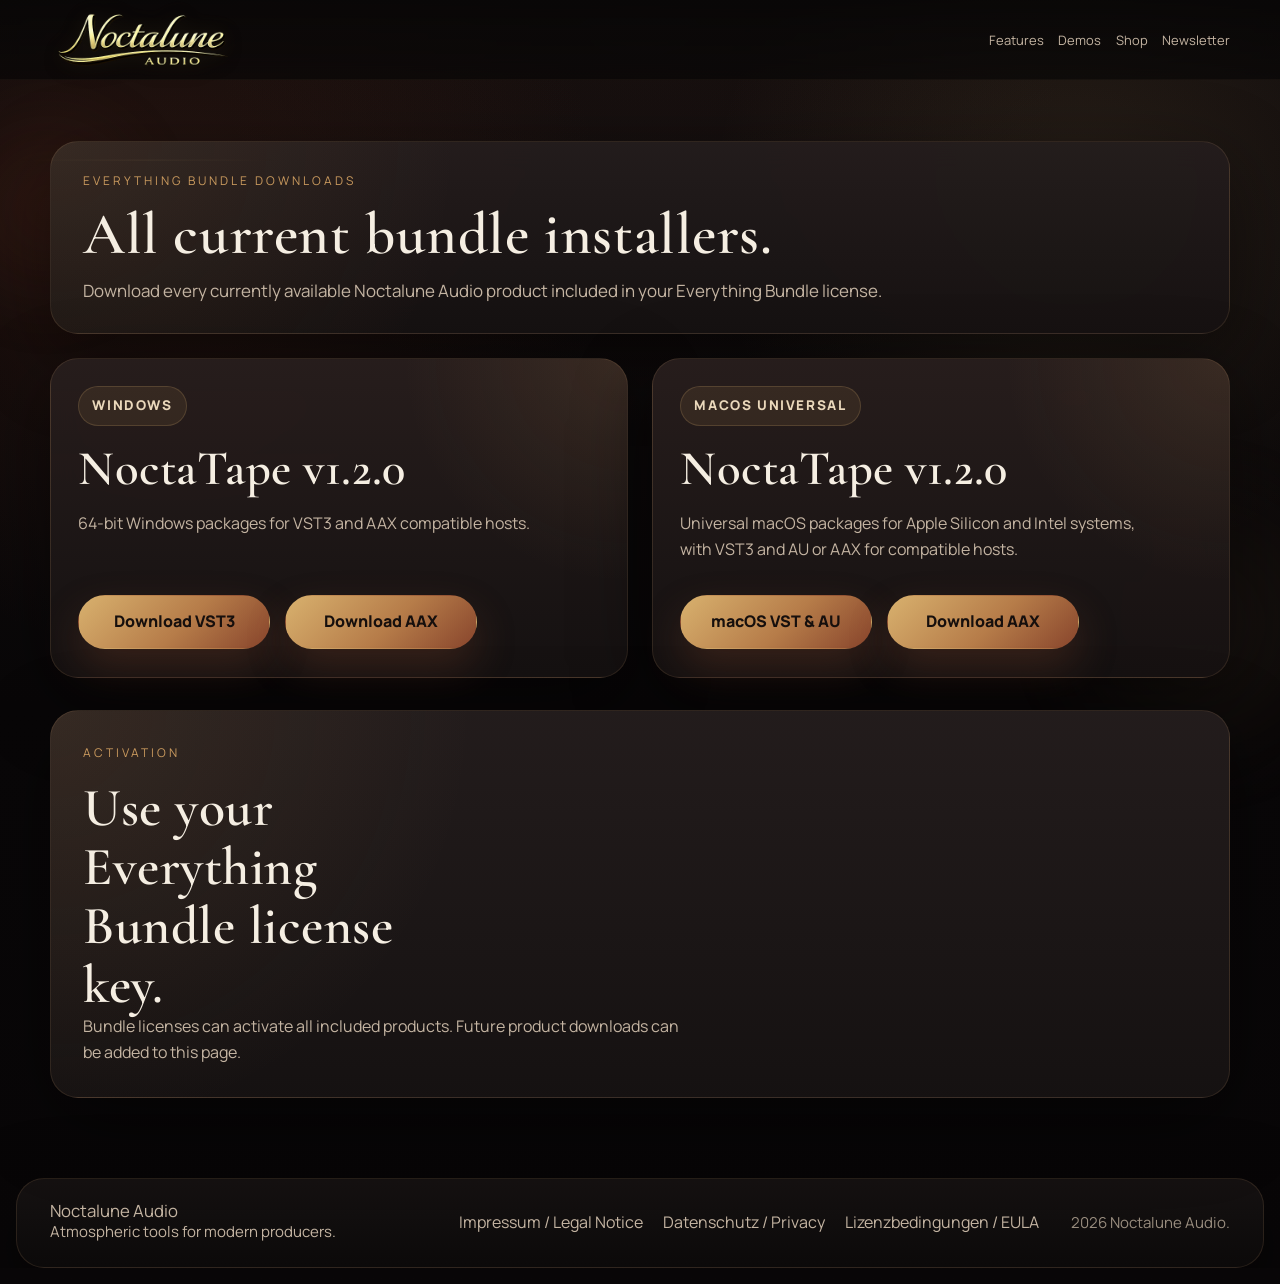
<file: downloads/everything-bundle/index.html>
<!DOCTYPE html>
<html lang="en">
<head>
  <meta charset="UTF-8">
  <meta name="viewport" content="width=device-width, initial-scale=1.0">
  <meta
    name="description"
    content="Download all currently available Noctalune Audio products included in the Everything Bundle."
  >
  <title>Everything Bundle Downloads | Noctalune Audio</title>
  <link rel="icon" type="image/png" href="/favicon.png">
  <link rel="apple-touch-icon" href="/favicon.png">
  <link rel="preconnect" href="https://fonts.googleapis.com">
  <link rel="preconnect" href="https://fonts.gstatic.com" crossorigin>
  <link
    href="https://fonts.googleapis.com/css2?family=Cormorant+Garamond:wght@500;600;700&family=Manrope:wght@400;500;600;700;800&display=swap"
    rel="stylesheet"
  >
  <link rel="stylesheet" href="/styles.css">
</head>
<body class="shop-page">
  <div class="page-shell">
    <div class="ambient ambient-one" aria-hidden="true"></div>
    <div class="ambient ambient-two" aria-hidden="true"></div>

    <header class="site-header">
      <div class="container header-inner">
        <a class="brand-lockup" href="/" aria-label="Noctalune Audio home">
          <img
            class="brand-logo"
            src="/Logo.png"
            alt="Noctalune Audio"
            width="420"
            height="236"
          >
          <span class="sr-only">Noctalune Audio</span>
        </a>
        <nav class="site-nav" aria-label="Primary navigation">
          <a href="/#features">Features</a>
          <a href="/#demos">Demos</a>
          <a href="/shop">Shop</a>
          <a href="/#signup">Newsletter</a>
        </nav>
      </div>
    </header>

    <main class="shop-main">
      <div class="container shop-shell">
        <section class="shop-intro panel-glass reveal">
          <p class="eyebrow">Everything Bundle Downloads</p>
          <h1>All current bundle installers.</h1>
          <p class="shop-subheadline">
            Download every currently available Noctalune Audio product included in your Everything Bundle license.
          </p>
        </section>

        <section class="download-grid" aria-label="Everything Bundle download options">
          <article class="download-card panel-glass reveal">
            <div>
              <p class="download-platform">Windows</p>
              <h2>NoctaTape v1.2.0</h2>
              <p class="download-copy">
                64-bit Windows packages for VST3 and AAX compatible hosts.
              </p>
            </div>
            <div class="download-actions">
              <a class="button button-primary" href="/Downloads/NoctaTape_v1.2.0_win.zip">Download VST3</a>
              <a class="button button-primary" href="/Downloads/NoctaTape_v1.2.0_win_AAX.zip">Download AAX</a>
            </div>
          </article>

          <article class="download-card panel-glass reveal">
            <div>
              <p class="download-platform">macOS Universal</p>
              <h2>NoctaTape v1.2.0</h2>
              <p class="download-copy">
                Universal macOS packages for Apple Silicon and Intel systems, with VST3 and AU or AAX for compatible hosts.
              </p>
            </div>
            <div class="download-actions">
              <a class="button button-primary" href="/Downloads/NoctaTape_v1.2.0_macOS_Universal.zip">macOS VST &amp; AU</a>
              <a class="button button-primary" href="/Downloads/NoctaTape_v1.2.0_macOS_Universal_AAX.zip">Download AAX</a>
            </div>
          </article>
        </section>

        <section class="signup-panel shop-summary-panel reveal">
          <div class="signup-copy">
            <p class="eyebrow">Activation</p>
            <h2>Use your Everything Bundle license key.</h2>
            <p>
              Bundle licenses can activate all included products. Future product downloads can be added to this page.
            </p>
          </div>
        </section>
      </div>
    </main>

    <footer class="site-footer">
      <div class="container footer-inner">
        <div>
          <p class="footer-brand">Noctalune Audio</p>
          <p class="footer-copy">Atmospheric tools for modern producers.</p>
        </div>

        <div class="footer-links">
          <a href="/impressum">Impressum / Legal Notice</a>
          <a href="/datenschutz">Datenschutz / Privacy</a>
          <a href="/lizenzbedingungen">Lizenzbedingungen / EULA</a>
        </div>

        <p class="footer-meta">
          <span id="current-year"></span> Noctalune Audio.
        </p>
      </div>
    </footer>
  </div>

  <script src="/script.js"></script>
</body>
</html>
</file>
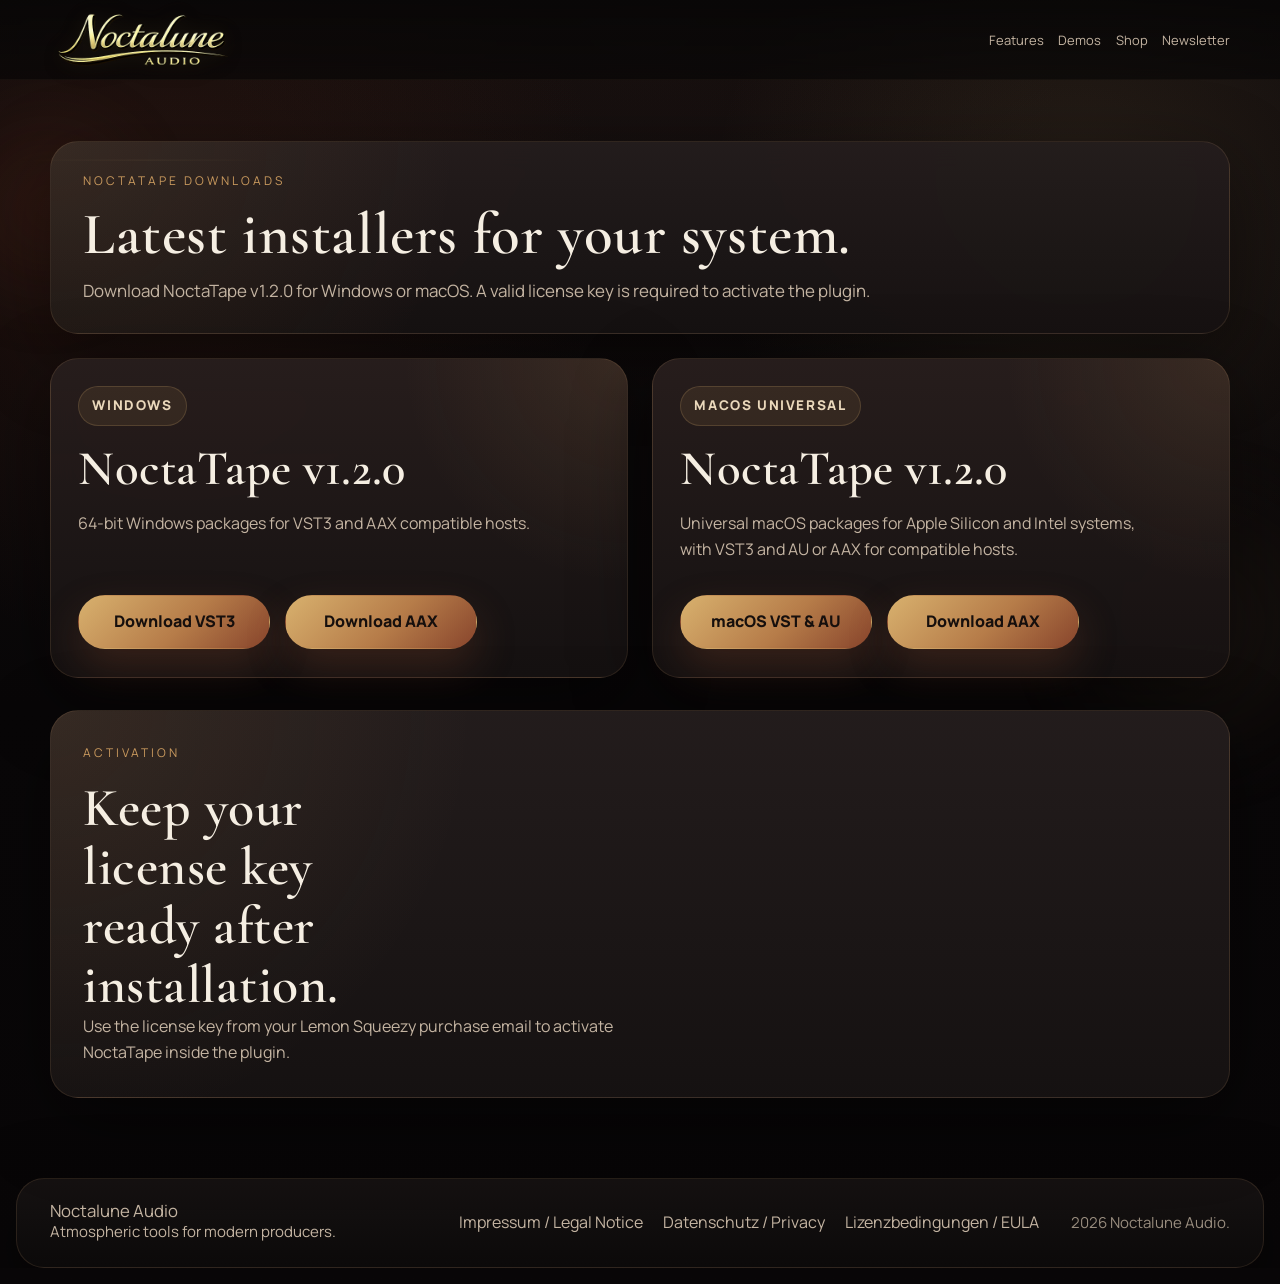
<file: downloads/noctatape/index.html>
<!DOCTYPE html>
<html lang="en">
<head>
  <meta charset="UTF-8">
  <meta name="viewport" content="width=device-width, initial-scale=1.0">
  <meta
    name="description"
    content="Download the latest NoctaTape installers for Windows and macOS."
  >
  <title>NoctaTape Downloads | Noctalune Audio</title>
  <link rel="icon" type="image/png" href="/favicon.png">
  <link rel="apple-touch-icon" href="/favicon.png">
  <link rel="preconnect" href="https://fonts.googleapis.com">
  <link rel="preconnect" href="https://fonts.gstatic.com" crossorigin>
  <link
    href="https://fonts.googleapis.com/css2?family=Cormorant+Garamond:wght@500;600;700&family=Manrope:wght@400;500;600;700;800&display=swap"
    rel="stylesheet"
  >
  <link rel="stylesheet" href="/styles.css">
</head>
<body class="shop-page">
  <div class="page-shell">
    <div class="ambient ambient-one" aria-hidden="true"></div>
    <div class="ambient ambient-two" aria-hidden="true"></div>

    <header class="site-header">
      <div class="container header-inner">
        <a class="brand-lockup" href="/" aria-label="Noctalune Audio home">
          <img
            class="brand-logo"
            src="/Logo.png"
            alt="Noctalune Audio"
            width="420"
            height="236"
          >
          <span class="sr-only">Noctalune Audio</span>
        </a>
        <nav class="site-nav" aria-label="Primary navigation">
          <a href="/#features">Features</a>
          <a href="/#demos">Demos</a>
          <a href="/shop">Shop</a>
          <a href="/#signup">Newsletter</a>
        </nav>
      </div>
    </header>

    <main class="shop-main">
      <div class="container shop-shell">
        <section class="shop-intro panel-glass reveal">
          <p class="eyebrow">NoctaTape Downloads</p>
          <h1>Latest installers for your system.</h1>
          <p class="shop-subheadline">
            Download NoctaTape v1.2.0 for Windows or macOS. A valid license key is required to activate the plugin.
          </p>
        </section>

        <section class="download-grid" aria-label="NoctaTape download options">
          <article class="download-card panel-glass reveal">
            <div>
              <p class="download-platform">Windows</p>
              <h2>NoctaTape v1.2.0</h2>
              <p class="download-copy">
                64-bit Windows packages for VST3 and AAX compatible hosts.
              </p>
            </div>
            <div class="download-actions">
              <a class="button button-primary" href="/Downloads/NoctaTape_v1.2.0_win.zip">Download VST3</a>
              <a class="button button-primary" href="/Downloads/NoctaTape_v1.2.0_win_AAX.zip">Download AAX</a>
            </div>
          </article>

          <article class="download-card panel-glass reveal">
            <div>
              <p class="download-platform">macOS Universal</p>
              <h2>NoctaTape v1.2.0</h2>
              <p class="download-copy">
                Universal macOS packages for Apple Silicon and Intel systems, with VST3 and AU or AAX for compatible hosts.
              </p>
            </div>
            <div class="download-actions">
              <a class="button button-primary" href="/Downloads/NoctaTape_v1.2.0_macOS_Universal.zip">macOS VST &amp; AU</a>
              <a class="button button-primary" href="/Downloads/NoctaTape_v1.2.0_macOS_Universal_AAX.zip">Download AAX</a>
            </div>
          </article>
        </section>

        <section class="signup-panel shop-summary-panel reveal">
          <div class="signup-copy">
            <p class="eyebrow">Activation</p>
            <h2>Keep your license key ready after installation.</h2>
            <p>
              Use the license key from your Lemon Squeezy purchase email to activate NoctaTape inside the plugin.
            </p>
          </div>
        </section>
      </div>
    </main>

    <footer class="site-footer">
      <div class="container footer-inner">
        <div>
          <p class="footer-brand">Noctalune Audio</p>
          <p class="footer-copy">Atmospheric tools for modern producers.</p>
        </div>

        <div class="footer-links">
          <a href="/impressum">Impressum / Legal Notice</a>
          <a href="/datenschutz">Datenschutz / Privacy</a>
          <a href="/lizenzbedingungen">Lizenzbedingungen / EULA</a>
        </div>

        <p class="footer-meta">
          <span id="current-year"></span> Noctalune Audio.
        </p>
      </div>
    </footer>
  </div>

  <script src="/script.js"></script>
</body>
</html>
</file>
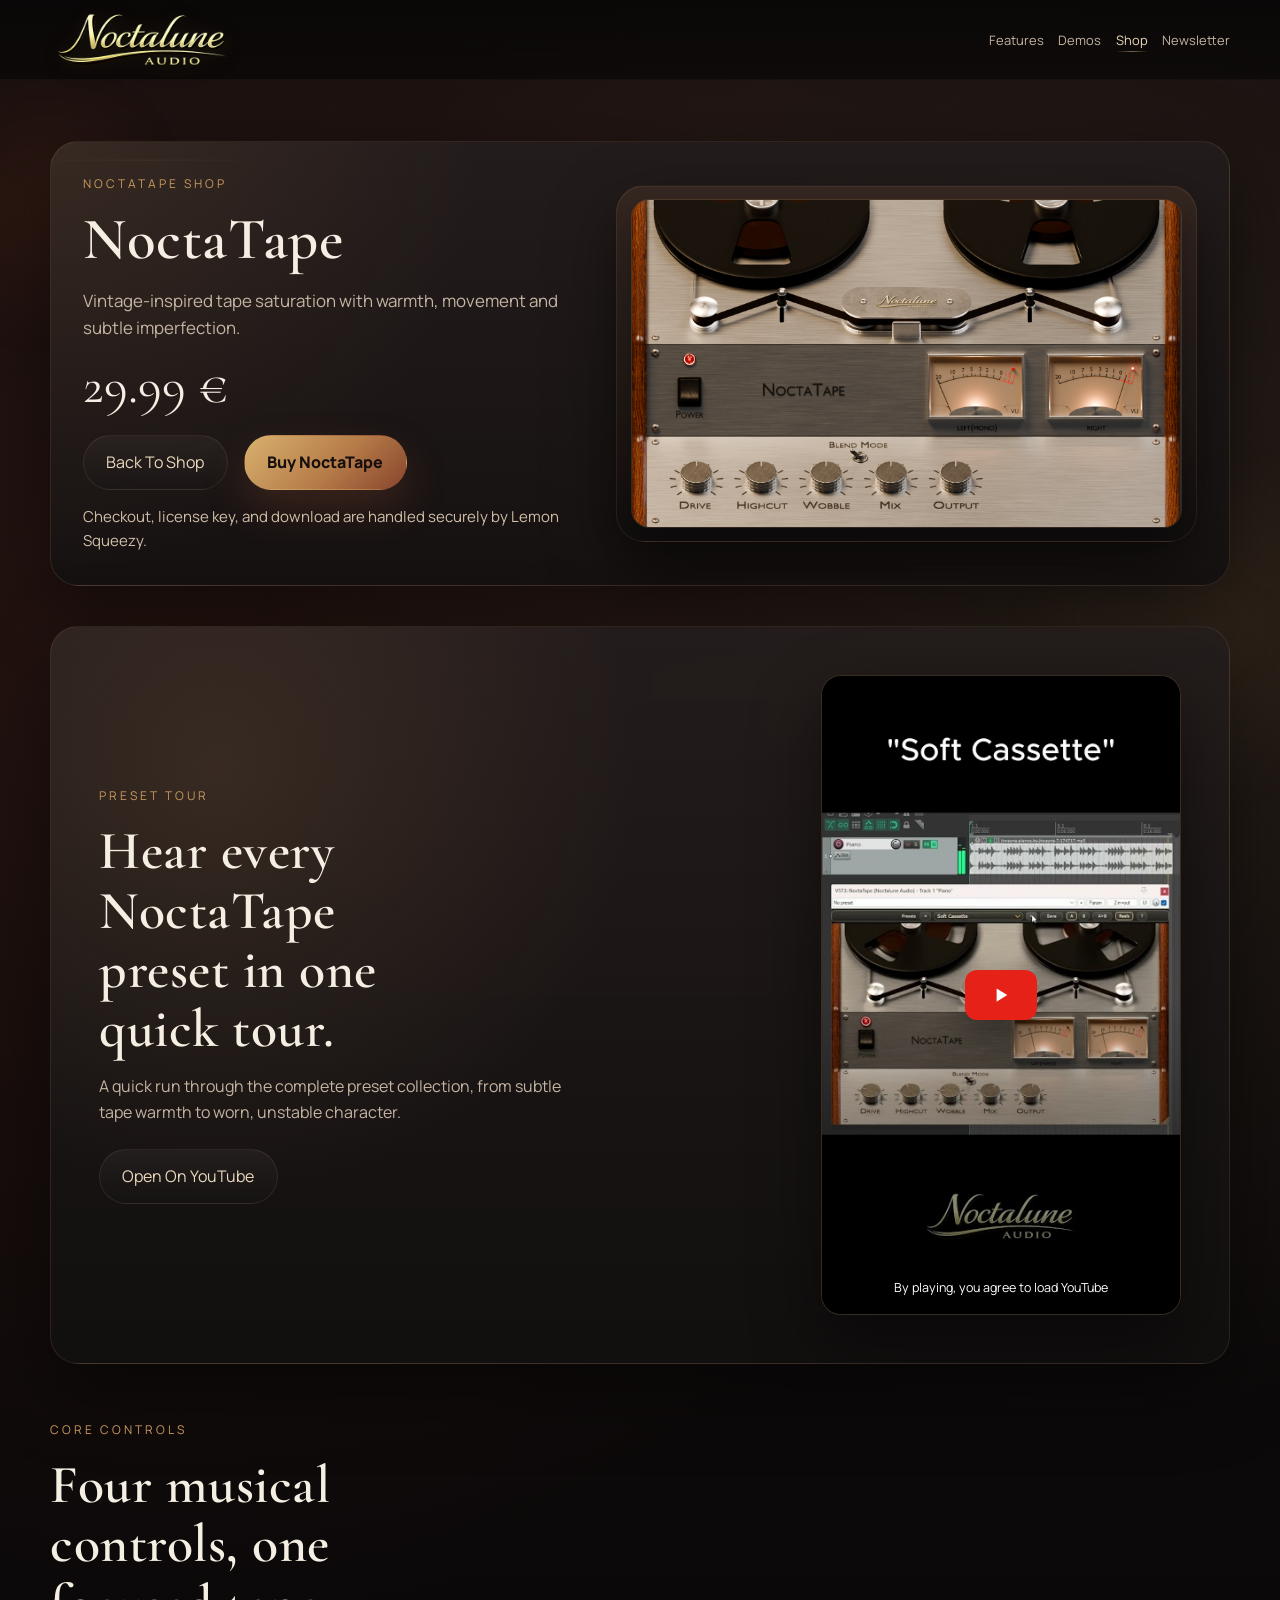
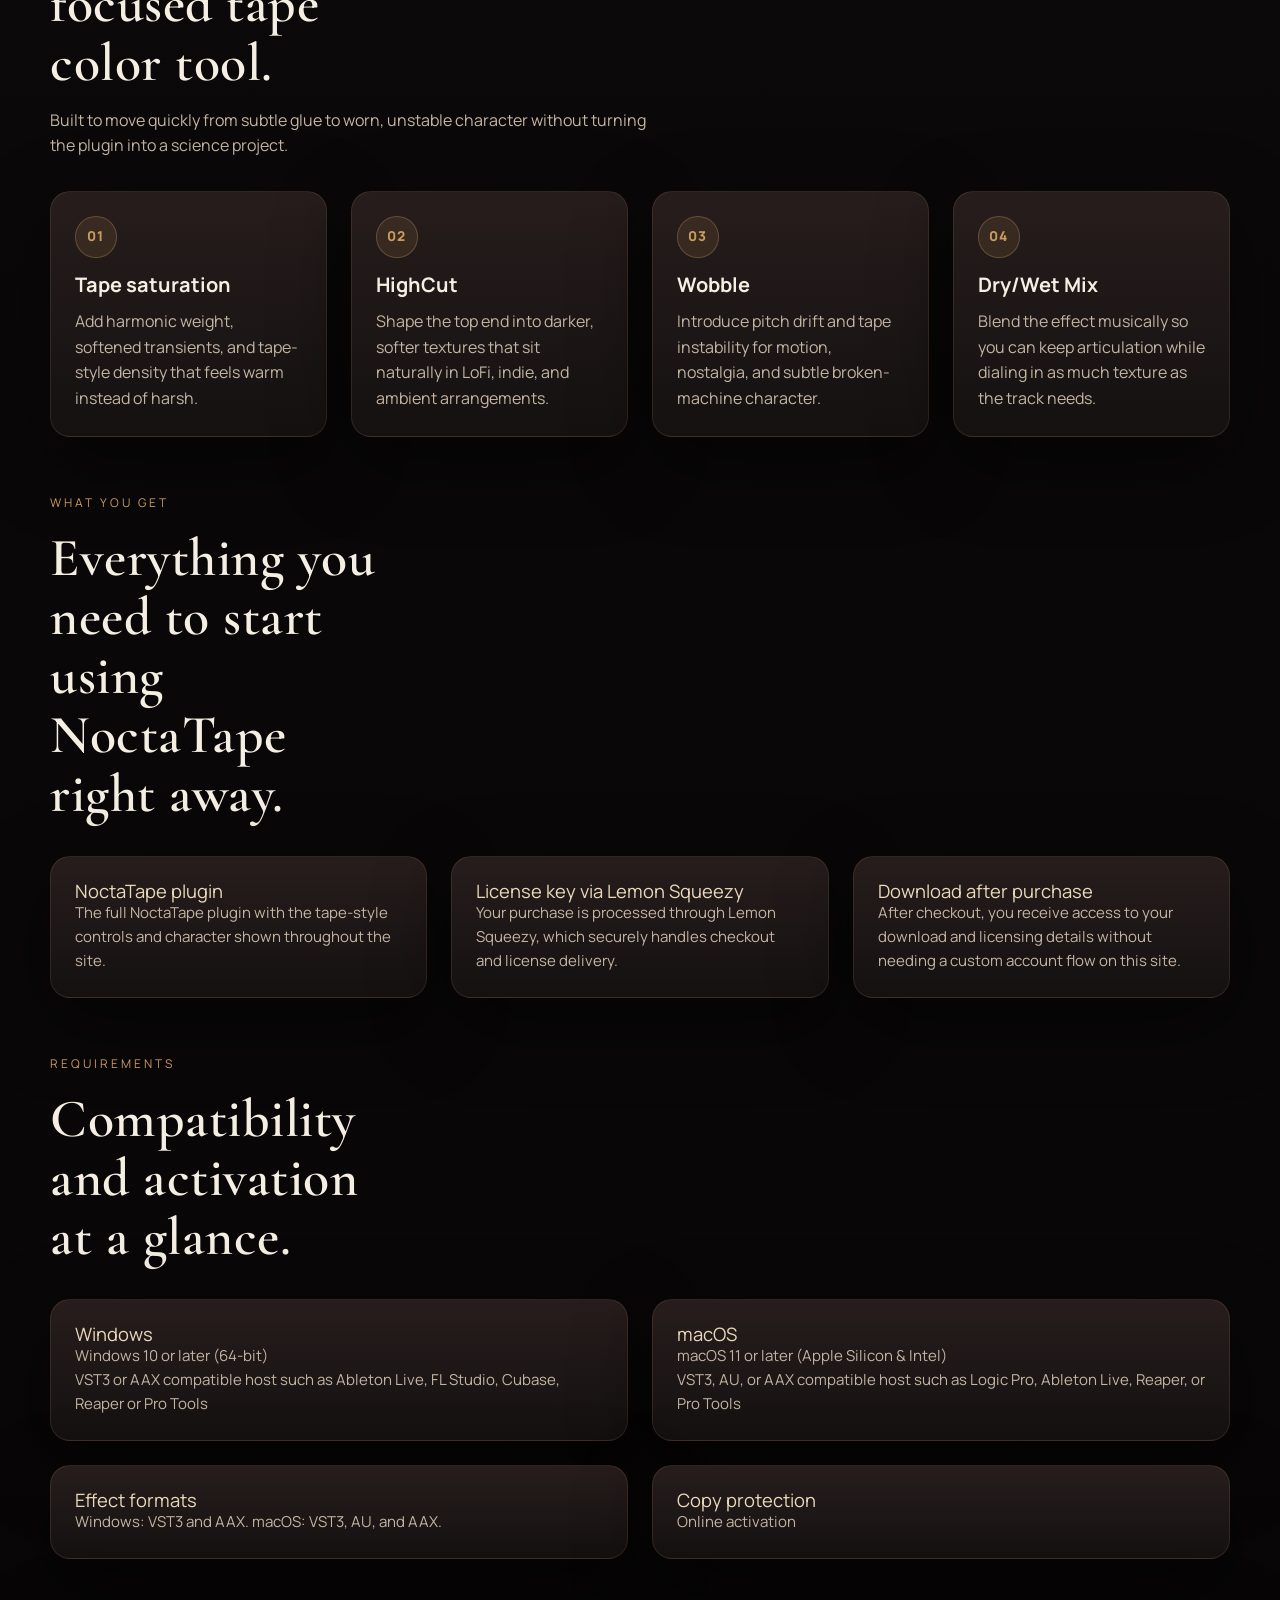
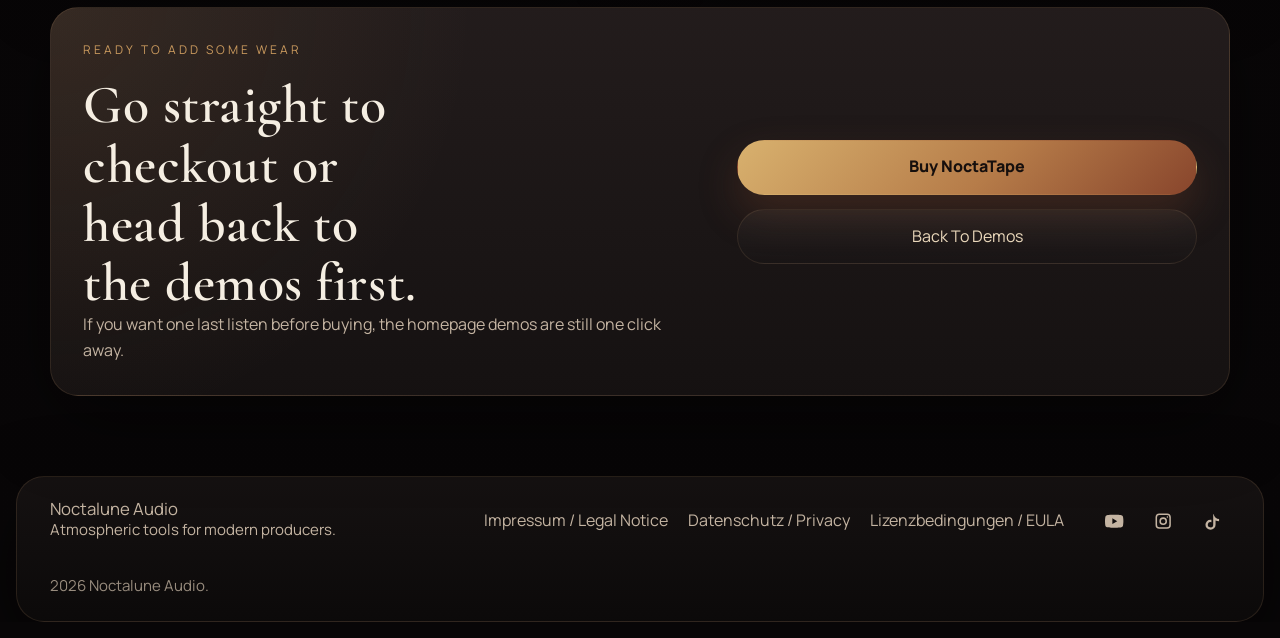
<file: shop/noctatape/index.html>
<!DOCTYPE html>
<html lang="en">
<head>
  <meta charset="UTF-8">
  <meta name="viewport" content="width=device-width, initial-scale=1.0">
  <meta
    name="description"
    content="Buy NoctaTape by Noctalune Audio. Vintage-inspired tape saturation with warmth, movement and subtle imperfection."
  >
  <title>NoctaTape | Shop | Noctalune Audio</title>
  <link rel="icon" type="image/png" href="/favicon.png">
  <link rel="apple-touch-icon" href="/favicon.png">
  <link rel="preconnect" href="https://fonts.googleapis.com">
  <link rel="preconnect" href="https://fonts.gstatic.com" crossorigin>
  <link
    href="https://fonts.googleapis.com/css2?family=Cormorant+Garamond:wght@500;600;700&family=Manrope:wght@400;500;600;700;800&display=swap"
    rel="stylesheet"
  >
  <link rel="stylesheet" href="/styles.css">
</head>
<body class="shop-page">
  <div class="page-shell">
    <div class="ambient ambient-one" aria-hidden="true"></div>
    <div class="ambient ambient-two" aria-hidden="true"></div>

    <header class="site-header">
      <div class="container header-inner">
        <a class="brand-lockup" href="/" aria-label="Noctalune Audio home">
          <img
            class="brand-logo"
            src="/Logo.png"
            alt="Noctalune Audio"
            width="420"
            height="236"
          >
          <span class="sr-only">Noctalune Audio</span>
        </a>
        <nav class="site-nav" aria-label="Primary navigation">
          <a href="/#features">Features</a>
          <a href="/#demos">Demos</a>
          <a href="/shop" aria-current="page">Shop</a>
          <a href="/#signup">Newsletter</a>
        </nav>
      </div>
    </header>

    <main class="shop-main">
      <div class="container shop-shell">
        <section class="shop-hero-card panel-glass reveal">
          <div class="shop-hero-grid">
            <div class="shop-copy">
              <p class="eyebrow">NoctaTape Shop</p>
              <h1>NoctaTape</h1>
              <p class="shop-subheadline">
                Vintage-inspired tape saturation with warmth, movement and subtle imperfection.
              </p>

              <div class="shop-price-block">
                <div class="shop-price-row">
                  <p class="shop-price">29.99 &euro;</p>
                </div>
              </div>

              <div class="shop-actions">
                <a class="button button-secondary" href="/shop">Back To Shop</a>
                <a
                  href="https://noctaluneaudio.lemonsqueezy.com/checkout/buy/35c8d997-6875-4236-a142-1328457619a6?embed=1"
                  class="lemonsqueezy-button button button-primary"
                >Buy NoctaTape</a>
              </div>

              <p class="shop-checkout-note">
                Checkout, license key, and download are handled securely by Lemon Squeezy.
              </p>
            </div>

            <div class="shop-visual hero-visual reveal" aria-labelledby="shop-product-visual-title">
              <div class="plugin-stage panel-glass">
                <p class="sr-only" id="shop-product-visual-title">NoctaTape plugin screenshot</p>
                <img
                  class="plugin-stage__image"
                  src="/NoctaTape_1.2.0_Website_Screenshot.png"
                  alt="NoctaTape plugin interface"
                  width="1600"
                  height="950"
                >
              </div>
            </div>
          </div>
        </section>

        <section class="section shop-section preset-showcase" aria-labelledby="preset-showcase-title">
          <div class="preset-showcase__panel panel-glass reveal">
            <div class="preset-showcase__copy">
              <p class="eyebrow">Preset Tour</p>
              <h2 id="preset-showcase-title">Hear every NoctaTape preset in one quick tour.</h2>
              <p>
                A quick run through the complete preset collection, from subtle tape warmth to worn, unstable character.
              </p>
              <a
                class="button button-secondary preset-showcase__link"
                href="https://youtube.com/shorts/tlai5rRnuWA"
                target="_blank"
                rel="noopener noreferrer"
              >Open On YouTube</a>
            </div>

            <div class="youtube-short" aria-label="NoctaTape preset tour video">
              <div class="youtube-facade" data-youtube-id="tlai5rRnuWA">
                <img class="youtube-facade__thumbnail" src="/media/NoctaTape_preset_tour_thumbnail.jpg" alt="" width="1280" height="720" loading="lazy" decoding="async">
                <button
                  class="youtube-facade__button"
                  type="button"
                  aria-label="Load and play the NoctaTape preset tour on YouTube"
                >
                  <span class="youtube-facade__play" aria-hidden="true">
                    <svg viewBox="0 0 24 24" width="30" height="30" fill="currentColor">
                      <path d="M8.5 6.7v10.6L17 12 8.5 6.7Z"/>
                    </svg>
                  </span>
                  <span class="youtube-facade__note">By playing, you agree to load YouTube</span>
                </button>
                <noscript>
                  <a href="https://youtube.com/shorts/tlai5rRnuWA">Watch the NoctaTape preset tour on YouTube</a>
                </noscript>
              </div>
            </div>
          </div>
        </section>

        <section class="section shop-section">
          <div class="section-heading reveal">
            <p class="eyebrow">Core Controls</p>
            <h2>Four musical controls, one focused tape color tool.</h2>
            <p>
              Built to move quickly from subtle glue to worn, unstable character without turning the plugin into a science project.
            </p>
          </div>

          <div class="feature-grid">
            <article class="feature-card reveal">
              <span class="feature-icon">01</span>
              <h3>Tape saturation</h3>
              <p>Add harmonic weight, softened transients, and tape-style density that feels warm instead of harsh.</p>
            </article>

            <article class="feature-card reveal">
              <span class="feature-icon">02</span>
              <h3>HighCut</h3>
              <p>Shape the top end into darker, softer textures that sit naturally in LoFi, indie, and ambient arrangements.</p>
            </article>

            <article class="feature-card reveal">
              <span class="feature-icon">03</span>
              <h3>Wobble</h3>
              <p>Introduce pitch drift and tape instability for motion, nostalgia, and subtle broken-machine character.</p>
            </article>

            <article class="feature-card reveal">
              <span class="feature-icon">04</span>
              <h3>Dry/Wet Mix</h3>
              <p>Blend the effect musically so you can keep articulation while dialing in as much texture as the track needs.</p>
            </article>
          </div>
        </section>

        <section class="section shop-section">
          <div class="section-heading reveal">
            <p class="eyebrow">What You Get</p>
            <h2>Everything you need to start using NoctaTape right away.</h2>
          </div>

          <div class="demo-grid shop-get-grid">
            <article class="demo-card reveal">
              <p class="demo-label">NoctaTape plugin</p>
              <p class="demo-copy">
                The full NoctaTape plugin with the tape-style controls and character shown throughout the site.
              </p>
            </article>

            <article class="demo-card reveal">
              <p class="demo-label">License key via Lemon Squeezy</p>
              <p class="demo-copy">
                Your purchase is processed through Lemon Squeezy, which securely handles checkout and license delivery.
              </p>
            </article>

            <article class="demo-card reveal">
              <p class="demo-label">Download after purchase</p>
              <p class="demo-copy">
                After checkout, you receive access to your download and licensing details without needing a custom account flow on this site.
              </p>
            </article>
          </div>
        </section>

        <section class="section shop-section">
          <div class="section-heading reveal">
            <p class="eyebrow">Requirements</p>
            <h2>Compatibility and activation at a glance.</h2>
          </div>

          <div class="demo-grid shop-spec-grid">
            <article class="demo-card reveal">
              <p class="demo-label">Windows</p>
              <p class="demo-copy">
                Windows 10 or later (64-bit)
              </p>
              <p class="demo-copy">
                VST3 or AAX compatible host such as Ableton Live, FL Studio, Cubase, Reaper or Pro Tools
              </p>
            </article>

            <article class="demo-card reveal">
              <p class="demo-label">macOS</p>
              <p class="demo-copy">
                macOS 11 or later (Apple Silicon &amp; Intel)
              </p>
              <p class="demo-copy">
                VST3, AU, or AAX compatible host such as Logic Pro, Ableton Live, Reaper, or Pro Tools
              </p>
            </article>

            <article class="demo-card reveal">
              <p class="demo-label">Effect formats</p>
              <p class="demo-copy">
                Windows: VST3 and AAX. macOS: VST3, AU, and AAX.
              </p>
            </article>

            <article class="demo-card reveal">
              <p class="demo-label">Copy protection</p>
              <p class="demo-copy">
                Online activation
              </p>
            </article>
          </div>
        </section>

        <section class="signup-panel shop-summary-panel reveal">
          <div class="signup-copy">
            <p class="eyebrow">Ready To Add Some Wear</p>
            <h2>Go straight to checkout or head back to the demos first.</h2>
            <p>
              If you want one last listen before buying, the homepage demos are still one click away.
            </p>
          </div>

          <div class="shop-summary-actions">
            <a
              href="https://noctaluneaudio.lemonsqueezy.com/checkout/buy/35c8d997-6875-4236-a142-1328457619a6?embed=1"
              class="lemonsqueezy-button button button-primary"
            >Buy NoctaTape</a>
            <a class="button button-secondary" href="/#demos">Back To Demos</a>
          </div>
        </section>
      </div>
    </main>

    <footer class="site-footer">
      <div class="container footer-inner">
        <div>
          <p class="footer-brand">Noctalune Audio</p>
          <p class="footer-copy">Atmospheric tools for modern producers.</p>
        </div>

        <div class="footer-links">
          <a href="/impressum">Impressum / Legal Notice</a>
          <a href="/datenschutz">Datenschutz / Privacy</a>
          <a href="/lizenzbedingungen">Lizenzbedingungen / EULA</a>
        </div>

        <div class="footer-social" aria-label="Social media links">
          <a
            href="https://www.youtube.com/@Noctalune-Audio"
            target="_blank"
            rel="noopener noreferrer"
            aria-label="Noctalune Audio on YouTube"
          >
            <svg xmlns="http://www.w3.org/2000/svg" viewBox="0 0 24 24" width="24" height="24" aria-hidden="true" fill="currentColor">
              <path d="M23.5 6.2a3 3 0 0 0-2.1-2.1C19.5 3.5 12 3.5 12 3.5s-7.5 0-9.4.6A3 3 0 0 0 .5 6.2 31.2 31.2 0 0 0 0 12a31.2 31.2 0 0 0 .5 5.8 3 3 0 0 0 2.1 2.1c1.9.6 9.4.6 9.4.6s7.5 0 9.4-.6a3 3 0 0 0 2.1-2.1A31.2 31.2 0 0 0 24 12a31.2 31.2 0 0 0-.5-5.8ZM9.6 15.7V8.3L16 12l-6.4 3.7Z"/>
            </svg>
          </a>

          <a
            href="https://www.instagram.com/noctaluneaudio"
            target="_blank"
            rel="noopener noreferrer"
            aria-label="Noctalune Audio on Instagram"
          >
            <svg xmlns="http://www.w3.org/2000/svg" viewBox="0 0 24 24" width="24" height="24" aria-hidden="true" fill="currentColor">
              <path d="M7 2h10a5 5 0 0 1 5 5v10a5 5 0 0 1-5 5H7a5 5 0 0 1-5-5V7a5 5 0 0 1 5-5Zm0 2A3 3 0 0 0 4 7v10a3 3 0 0 0 3 3h10a3 3 0 0 0 3-3V7a3 3 0 0 0-3-3H7Zm10.5 1.5a1 1 0 1 1 0 2 1 1 0 0 1 0-2ZM12 7a5 5 0 1 1 0 10 5 5 0 0 1 0-10Zm0 2a3 3 0 1 0 0 6 3 3 0 0 0 0-6Z"/>
            </svg>
          </a>

          <a
            href="https://www.tiktok.com/@noctalune.audio"
            target="_blank"
            rel="noopener noreferrer"
            aria-label="Noctalune Audio on TikTok"
          >
            <svg xmlns="http://www.w3.org/2000/svg" viewBox="0 0 24 24" width="24" height="24" aria-hidden="true" fill="currentColor">
              <path d="M14 3c.2 1.7 1.2 3.3 2.6 4.4 1.2 1 2.7 1.6 4.4 1.6v3.1c-1.6 0-3.2-.4-4.6-1.1v5.6a6.6 6.6 0 1 1-6.6-6.6c.4 0 .8 0 1.2.1v3.2a3.5 3.5 0 1 0 2.3 3.3V3H14Z"/>
            </svg>
          </a>
        </div>

        <p class="footer-meta">
          <span id="current-year"></span> Noctalune Audio.
        </p>
      </div>
    </footer>
  </div>

  <script src="https://assets.lemonsqueezy.com/lemon.js" defer></script>
  <script src="/script.js"></script>
</body>
</html>
</file>
<file: styles.css>
:root {
  --bg: #0a0808;
  --bg-elevated: rgba(18, 14, 14, 0.84);
  --bg-card: rgba(23, 18, 18, 0.84);
  --bg-card-strong: rgba(34, 27, 27, 0.92);
  --line: rgba(186, 145, 102, 0.16);
  --line-strong: rgba(210, 169, 111, 0.28);
  --text: #f5eee2;
  --muted: #c4b4a2;
  --muted-strong: #ead8bb;
  --accent: #ca9a5e;
  --accent-strong: #e1bc78;
  --accent-soft: #7f4631;
  --steel: #76706c;
  --steel-soft: #443d3a;
  --glow: rgba(201, 154, 94, 0.22);
  --shadow: 0 24px 80px rgba(0, 0, 0, 0.45);
  --radius-lg: 28px;
  --radius-md: 20px;
  --radius-sm: 14px;
  --container: 1180px;
}

*,
*::before,
*::after {
  box-sizing: border-box;
}

html {
  scroll-behavior: smooth;
}

body {
  margin: 0;
  min-width: 320px;
  background:
    radial-gradient(circle at 14% 18%, rgba(109, 47, 27, 0.22), transparent 28%),
    radial-gradient(circle at 84% 16%, rgba(203, 162, 102, 0.12), transparent 24%),
    radial-gradient(circle at 50% 0%, rgba(74, 45, 36, 0.14), transparent 30%),
    linear-gradient(180deg, #120d0d 0%, #090708 55%, #080607 100%);
  color: var(--text);
  font-family: "Manrope", sans-serif;
  line-height: 1.6;
}

img {
  max-width: 100%;
  display: block;
}

a {
  color: inherit;
  text-decoration: none;
}

button,
input {
  font: inherit;
}

.page-shell {
  position: relative;
  overflow: clip;
}

.ambient {
  position: fixed;
  inset: auto;
  pointer-events: none;
  filter: blur(20px);
  opacity: 0.55;
  z-index: 0;
}

.ambient-one {
  top: 4rem;
  left: -6rem;
  width: 18rem;
  height: 18rem;
  background: radial-gradient(circle, rgba(126, 56, 35, 0.34), transparent 65%);
}

.ambient-two {
  top: 26rem;
  right: -8rem;
  width: 26rem;
  height: 26rem;
  background: radial-gradient(circle, rgba(179, 141, 91, 0.16), transparent 64%);
}

.container {
  width: min(calc(100% - 2rem), var(--container));
  margin: 0 auto;
  position: relative;
  z-index: 1;
}

.section {
  padding: 5rem 0;
}

.site-header {
  position: sticky;
  top: 0;
  z-index: 10;
  backdrop-filter: blur(10px);
  background: linear-gradient(180deg, rgba(7, 6, 6, 0.86), rgba(7, 6, 6, 0.68));
  border-bottom: 1px solid rgba(171, 130, 90, 0.08);
  overflow: visible;
}

.header-inner,
.footer-inner,
.hero-grid,
.story-grid,
.signup-panel {
  display: grid;
  gap: 2rem;
}

.header-inner {
  display: flex;
  justify-content: space-between;
  align-items: center;
  height: clamp(68px, 6.2vw, 84px);
  gap: 1rem;
  padding: 0.22rem 0 0.18rem;
  overflow: visible;
}

.brand-lockup {
  position: relative;
  display: inline-flex;
  align-items: center;
  width: fit-content;
  padding: 0;
  overflow: visible;
  margin-left: -4.2rem;
  transform: translateY(0.85rem);
}

.brand-logo {
  display: block;
  width: auto;
  height: clamp(173px, 16.7vw, 224px);
  object-fit: contain;
  filter:
    drop-shadow(0 5px 9px rgba(0, 0, 0, 0.24))
    drop-shadow(0 0 10px rgba(207, 176, 108, 0.08));
}

.brand-lockup::after {
  content: "";
  position: absolute;
  left: 10%;
  right: 8%;
  bottom: -0.02rem;
  height: 1px;
  background: linear-gradient(90deg, transparent, rgba(214, 183, 118, 0.26), transparent);
  opacity: 0.34;
  pointer-events: none;
}

.site-nav {
  display: inline-flex;
  align-items: center;
  gap: 0.9rem;
  color: var(--muted);
  font-size: 0.81rem;
  line-height: 1;
  padding-top: 0;
  white-space: nowrap;
}

.site-nav a:hover,
.site-nav a:focus-visible,
.footer-links a:hover,
.footer-links a:focus-visible {
  color: var(--muted-strong);
}

.site-nav a {
  position: relative;
}

.site-nav a::after {
  content: "";
  position: absolute;
  left: 0;
  bottom: -0.35rem;
  width: 100%;
  height: 1px;
  background: linear-gradient(90deg, rgba(214, 183, 118, 0), rgba(214, 183, 118, 0.52), rgba(214, 183, 118, 0));
  transform: scaleX(0.35);
  transform-origin: center;
  opacity: 0;
  transition: transform 180ms ease, opacity 180ms ease;
}

.site-nav a:hover::after,
.site-nav a:focus-visible::after {
  transform: scaleX(1);
  opacity: 1;
}

.hero {
  padding-top: 0.55rem;
}

.hero-grid,
.story-grid {
  grid-template-columns: minmax(0, 1fr) minmax(320px, 1.02fr);
  align-items: center;
}

.hero-grid {
  gap: 1rem;
}

.hero-copy {
  padding-top: 0;
}

.hero-copy > * {
  max-width: 34rem;
}

.eyebrow {
  margin: 0 0 1rem;
  text-transform: uppercase;
  letter-spacing: 0.25em;
  font-size: 0.75rem;
  color: var(--accent);
}

h1,
h2,
h3,
.demo-label,
.footer-brand {
  margin: 0;
  line-height: 1.1;
}

h1,
h2 {
  font-family: "Cormorant Garamond", serif;
  font-weight: 600;
  letter-spacing: 0.01em;
}

h1 {
  max-width: 12ch;
  font-size: clamp(2.45rem, 4.6vw, 4.25rem);
  line-height: 1.04;
}

h2 {
  max-width: 13ch;
  font-size: clamp(2.3rem, 4.2vw, 3.7rem);
}

h3 {
  font-size: 1.25rem;
  margin-bottom: 0.85rem;
}

p {
  margin: 0;
  color: var(--muted);
}

.hero-subheadline,
.section-heading p,
.signup-copy p,
.story-copy p {
  max-width: 60ch;
}

.hero-subheadline {
  font-size: 1.03rem;
  margin-top: 1.05rem;
}

.hero-actions {
  display: flex;
  flex-wrap: wrap;
  gap: 1rem;
  margin-top: 1.5rem;
}

.button {
  display: inline-flex;
  align-items: center;
  justify-content: center;
  min-height: 3.3rem;
  padding: 0.85rem 1.4rem;
  border-radius: 999px;
  border: 1px solid transparent;
  transition: transform 180ms ease, box-shadow 180ms ease, border-color 180ms ease, background 180ms ease;
  cursor: pointer;
}

.button:hover,
.button:focus-visible {
  transform: translateY(-1px);
}

.button:disabled {
  cursor: wait;
  opacity: 0.88;
  transform: none;
}

.button-primary {
  background: linear-gradient(135deg, #d8b16e 0%, #b67c49 55%, #88452c 100%);
  color: #160f0d;
  box-shadow: 0 18px 40px rgba(137, 72, 48, 0.3);
  font-weight: 800;
}

.button-primary:hover,
.button-primary:focus-visible {
  box-shadow: 0 20px 44px rgba(137, 72, 48, 0.4);
}

.button-secondary {
  background: linear-gradient(180deg, rgba(92, 86, 83, 0.16), rgba(24, 21, 22, 0.36));
  border-color: rgba(167, 129, 95, 0.16);
  color: var(--muted-strong);
}

.panel-glass,
.feature-card,
.demo-card,
.signup-panel,
.site-footer {
  background: var(--bg-card);
  border: 1px solid var(--line);
  box-shadow: var(--shadow);
}

.panel-glass,
.feature-card,
.demo-card,
.signup-panel {
  backdrop-filter: blur(14px);
}

.hero-visual {
  position: relative;
  align-self: center;
  transform: translateY(1.35rem);
}

.hero-visual::before {
  content: "";
  position: absolute;
  inset: 4% 6% auto;
  height: 68%;
  border-radius: 50%;
  background:
    radial-gradient(circle, rgba(192, 140, 82, 0.2), transparent 55%),
    radial-gradient(circle at 50% 60%, rgba(93, 48, 33, 0.26), transparent 68%);
  z-index: -1;
}

.plugin-stage {
  padding: 0.85rem;
  border-radius: var(--radius-lg);
  background:
    linear-gradient(180deg, rgba(54, 39, 33, 0.92), rgba(18, 15, 15, 0.96)),
    linear-gradient(135deg, rgba(212, 169, 104, 0.08), rgba(255, 255, 255, 0));
  border: 1px solid rgba(177, 136, 93, 0.14);
  box-shadow:
    0 26px 70px rgba(0, 0, 0, 0.45),
    inset 0 1px 0 rgba(255, 227, 174, 0.06);
}

.plugin-stage__image {
  display: block;
  width: 100%;
  height: auto;
  border-radius: calc(var(--radius-lg) - 10px);
  border: 1px solid rgba(198, 156, 103, 0.16);
  box-shadow:
    0 20px 36px rgba(0, 0, 0, 0.34),
    inset 0 0 0 1px rgba(255, 227, 174, 0.04);
}

.section-heading {
  margin-bottom: 2rem;
}

.section-heading h2 {
  margin-bottom: 1rem;
}

.feature-grid,
.demo-grid {
  display: grid;
  gap: 1.5rem;
}

.feature-grid {
  grid-template-columns: repeat(4, minmax(0, 1fr));
}

.feature-card,
.demo-card {
  padding: 1.5rem;
  border-radius: var(--radius-md);
  background:
    linear-gradient(180deg, rgba(40, 30, 29, 0.96), rgba(22, 18, 18, 0.94));
}

.feature-icon {
  display: inline-flex;
  align-items: center;
  justify-content: center;
  width: 2.6rem;
  height: 2.6rem;
  border-radius: 50%;
  margin-bottom: 1rem;
  background: rgba(201, 154, 94, 0.12);
  border: 1px solid var(--line-strong);
  color: var(--accent);
  font-size: 0.85rem;
  font-weight: 800;
  letter-spacing: 0.08em;
}

.demo-grid {
  grid-template-columns: repeat(2, minmax(0, 1fr));
}

.demo-label {
  font-size: 1.15rem;
  color: var(--muted-strong);
}

.demo-placeholder {
  display: grid;
  place-items: center;
  min-height: 12rem;
  margin: 1rem 0;
  padding: 1rem;
  border-radius: var(--radius-sm);
  border: 1px dashed rgba(176, 136, 98, 0.28);
  background:
    linear-gradient(135deg, rgba(173, 135, 88, 0.07), rgba(104, 60, 46, 0.05)),
    rgba(10, 8, 9, 0.54);
  color: var(--muted-strong);
  text-align: center;
}

.demo-player {
  width: 100%;
  margin: 1rem 0;
  border-radius: var(--radius-sm);
  background: rgba(10, 8, 9, 0.7);
}

.signup-panel {
  grid-template-columns: minmax(0, 1fr) minmax(280px, 460px);
  align-items: center;
  padding: 2rem;
  border-radius: var(--radius-lg);
  background:
    radial-gradient(circle at top left, rgba(194, 143, 85, 0.12), transparent 34%),
    linear-gradient(180deg, rgba(36, 29, 29, 0.96), rgba(22, 18, 18, 0.96));
}

.signup-form {
  display: grid;
  gap: 0.85rem;
}

.signup-form input {
  min-height: 3.35rem;
  padding: 0.9rem 1rem;
  border-radius: 14px;
  border: 1px solid rgba(171, 130, 90, 0.16);
  background: rgba(10, 8, 8, 0.72);
  color: var(--text);
}

.signup-form input::placeholder {
  color: #aa9d8d;
}

.signup-form input:focus {
  outline: 2px solid rgba(217, 177, 111, 0.3);
  outline-offset: 2px;
}

.signup-form input:disabled {
  opacity: 0.72;
}

.form-note,
.form-privacy,
.footer-copy,
.footer-meta,
.demo-copy {
  font-size: 0.94rem;
}

.form-privacy {
  color: #b6a896;
}

.form-privacy a {
  color: var(--muted-strong);
  text-decoration: underline;
  text-underline-offset: 0.15em;
}

.form-feedback {
  min-height: 1.5rem;
  color: var(--muted-strong);
}

.form-feedback.is-success {
  color: #e2c98f;
}

.form-feedback.is-error {
  color: #f0b8a2;
}

.story-panel {
  padding: 1.75rem;
  border-radius: var(--radius-md);
  background:
    linear-gradient(180deg, rgba(46, 37, 35, 0.92), rgba(21, 18, 18, 0.96));
}

.story-panel__label {
  margin-bottom: 1rem;
  color: var(--muted-strong);
  font-weight: 700;
}

.story-panel__quote {
  color: var(--muted-strong);
  font-size: 1.08rem;
  line-height: 1.55;
}

.story-panel__grid {
  display: grid;
  grid-template-columns: repeat(2, minmax(0, 1fr));
  gap: 0.9rem;
  margin-top: 1.25rem;
}

.story-point {
  padding: 1rem;
  border-radius: var(--radius-sm);
  background: rgba(255, 245, 228, 0.03);
  border: 1px solid rgba(186, 145, 102, 0.1);
}

.story-point__title,
.story-panel__footer {
  color: var(--muted-strong);
}

.story-point__title {
  margin: 0 0 0.45rem;
  font-size: 0.95rem;
  font-weight: 700;
}

.story-point__copy {
  font-size: 0.94rem;
}

.story-panel__divider {
  height: 1px;
  margin: 1.2rem 0 1rem;
  background: linear-gradient(90deg, rgba(214, 183, 118, 0), rgba(214, 183, 118, 0.35), rgba(214, 183, 118, 0));
}

.story-panel__footer {
  font-size: 0.97rem;
  line-height: 1.6;
}

.story-panel__list {
  margin: 0;
  padding-left: 1.1rem;
  color: var(--muted);
}

.story-panel__list li + li {
  margin-top: 0.75rem;
}

.site-footer {
  margin: 0 1rem 1rem;
  border-radius: var(--radius-lg);
  background:
    linear-gradient(180deg, rgba(22, 18, 18, 0.96), rgba(12, 10, 10, 0.96));
}

.footer-inner {
  grid-template-columns: 1fr auto auto;
  align-items: center;
  padding: 1.4rem 0;
}

.footer-brand {
  font-size: 1.05rem;
}

.footer-links {
  display: inline-flex;
  gap: 1.25rem;
  color: var(--muted);
}

.footer-social {
  display: inline-flex;
  align-items: center;
  gap: 0.8rem;
  color: var(--muted);
}

.footer-social a {
  display: inline-flex;
  align-items: center;
  justify-content: center;
  width: 2.25rem;
  height: 2.25rem;
  border-radius: 999px;
  color: inherit;
  transition: color 180ms ease, transform 180ms ease, background 180ms ease;
}

.footer-social a:hover,
.footer-social a:focus-visible {
  color: var(--muted-strong);
  background: rgba(255, 245, 228, 0.04);
  transform: translateY(-1px);
}

.footer-social svg {
  width: 1.15rem;
  height: 1.15rem;
  display: block;
}

.footer-meta {
  color: #988c7e;
}

.legal-page .site-header {
  position: sticky;
}

.site-nav a[aria-current="page"] {
  color: var(--muted-strong);
}

.site-nav a[aria-current="page"]::after {
  transform: scaleX(1);
  opacity: 1;
}

.legal-main {
  padding: 4.5rem 0 5rem;
}

.shop-main {
  padding: 3.8rem 0 5rem;
}

.shop-shell {
  display: grid;
  gap: 1.5rem;
}

.shop-intro {
  padding: 1.8rem 2rem;
  border-radius: var(--radius-lg);
  background:
    radial-gradient(circle at top left, rgba(194, 143, 85, 0.12), transparent 34%),
    linear-gradient(180deg, rgba(36, 29, 29, 0.96), rgba(22, 18, 18, 0.96));
  min-height: 0;
}

.shop-intro h1 {
  max-width: none;
  margin-bottom: 0.8rem;
  font-size: clamp(2.55rem, 4.6vw, 4.2rem);
  line-height: 0.98;
}

.shop-intro .shop-subheadline {
  max-width: 58rem;
  margin-top: 0;
}

.shop-catalog {
  display: grid;
  gap: 1.5rem;
}

.download-grid {
  display: grid;
  grid-template-columns: repeat(2, minmax(0, 1fr));
  gap: 1.5rem;
}

.download-card {
  display: grid;
  align-content: space-between;
  gap: 1.5rem;
  min-height: 20rem;
  padding: 1.7rem;
  border-radius: var(--radius-lg);
  background:
    radial-gradient(circle at top right, rgba(194, 143, 85, 0.12), transparent 34%),
    linear-gradient(180deg, rgba(40, 30, 29, 0.96), rgba(22, 18, 18, 0.94));
}

.download-platform {
  width: fit-content;
  margin-bottom: 1rem;
  padding: 0.52rem 0.82rem;
  border-radius: 999px;
  color: var(--muted-strong);
  background: rgba(201, 154, 94, 0.1);
  border: 1px solid rgba(210, 169, 111, 0.2);
  font-size: 0.84rem;
  font-weight: 800;
  text-transform: uppercase;
  letter-spacing: 0.12em;
}

.download-card h2 {
  max-width: none;
  font-size: clamp(2.1rem, 3.8vw, 3.2rem);
}

.download-copy {
  max-width: 30rem;
  margin-top: 1rem;
}

.download-actions {
  display: flex;
  flex-wrap: wrap;
  gap: 0.9rem;
}

.download-actions .button {
  min-width: 12rem;
}

.shop-product-card {
  display: grid;
  grid-template-columns: minmax(320px, 1.02fr) minmax(0, 0.9fr);
  align-items: center;
  gap: 1.7rem;
  padding: 1.6rem;
  border-radius: var(--radius-lg);
  background:
    linear-gradient(180deg, rgba(40, 30, 29, 0.96), rgba(22, 18, 18, 0.94));
}

.shop-product-media {
  border-radius: var(--radius-md);
  overflow: hidden;
  background:
    linear-gradient(180deg, rgba(54, 39, 33, 0.92), rgba(18, 15, 15, 0.96)),
    linear-gradient(135deg, rgba(212, 169, 104, 0.08), rgba(255, 255, 255, 0));
  border: 1px solid rgba(177, 136, 93, 0.14);
  box-shadow:
    0 26px 70px rgba(0, 0, 0, 0.45),
    inset 0 1px 0 rgba(255, 227, 174, 0.06);
}

.shop-product-image {
  width: 100%;
  height: auto;
  display: block;
}

.shop-product-copy {
  width: min(100%, 31rem);
}

.shop-product-description {
  max-width: 30rem;
  font-size: 1rem;
  margin-top: 0.9rem;
}

.shop-card-price {
  margin-top: 1.25rem;
  color: var(--text);
  font-family: "Cormorant Garamond", serif;
  font-size: clamp(2.1rem, 4vw, 3rem);
  line-height: 0.98;
}

.shop-card-actions {
  display: flex;
  flex-wrap: wrap;
  gap: 0.9rem;
  margin-top: 1.25rem;
}

.shop-hero-card {
  padding: 2rem;
  border-radius: var(--radius-lg);
  background:
    radial-gradient(circle at top left, rgba(194, 143, 85, 0.12), transparent 34%),
    linear-gradient(180deg, rgba(36, 29, 29, 0.96), rgba(22, 18, 18, 0.96));
}

.shop-hero-grid {
  display: grid;
  grid-template-columns: minmax(0, 0.92fr) minmax(380px, 1.08fr);
  align-items: center;
  gap: 2.4rem;
}

.shop-copy {
  width: min(100%, 32rem);
  margin: 0 auto;
  align-self: center;
}

.shop-copy > * {
  max-width: none;
}

.shop-subheadline {
  font-size: 1.06rem;
  margin-top: 1rem;
}

.shop-price-block {
  display: grid;
  gap: 0.45rem;
  margin-top: 1.35rem;
}

.shop-price-row {
  display: flex;
  align-items: baseline;
  flex-wrap: wrap;
  gap: 0.45rem 0.85rem;
}

.shop-price {
  color: var(--text);
  font-family: "Cormorant Garamond", serif;
  font-size: clamp(2.35rem, 4vw, 3.4rem);
  line-height: 0.95;
}

.shop-price-note {
  color: var(--muted);
  font-size: 0.92rem;
  padding-bottom: 0.2rem;
}

.shop-discount {
  width: fit-content;
  margin-top: 0.45rem;
  padding: 0.55rem 0.9rem;
  border-radius: 999px;
  color: var(--muted-strong);
  background: rgba(201, 154, 94, 0.1);
  border: 1px solid rgba(210, 169, 111, 0.2);
  font-size: 0.92rem;
}

.shop-discount strong {
  color: var(--text);
}

.shop-actions {
  display: flex;
  flex-wrap: wrap;
  gap: 1rem;
  margin-top: 1.5rem;
  align-items: center;
}

.shop-checkout-note {
  margin-top: 0.95rem;
  font-size: 0.94rem;
  color: #d0bea8;
}

.shop-visual {
  transform: none;
  width: min(100%, 42rem);
  margin: 0 auto;
  align-self: center;
}

.shop-section {
  padding-top: 1rem;
  padding-bottom: 1rem;
}

.preset-showcase__panel {
  display: grid;
  grid-template-columns: minmax(0, 1fr) minmax(260px, 360px);
  align-items: center;
  gap: clamp(2rem, 6vw, 5rem);
  padding: clamp(1.5rem, 4vw, 3rem);
  border-radius: var(--radius-lg);
  background:
    radial-gradient(circle at 14% 20%, rgba(194, 143, 85, 0.14), transparent 36%),
    linear-gradient(180deg, rgba(36, 29, 29, 0.96), rgba(18, 15, 15, 0.98));
}

.preset-showcase__copy h2 {
  max-width: 11ch;
  margin-bottom: 1rem;
}

.preset-showcase__copy > p:not(.eyebrow) {
  max-width: 48ch;
}

.preset-showcase__link {
  margin-top: 1.5rem;
}

.youtube-short {
  width: min(100%, 360px);
  margin: 0 auto;
}

.youtube-facade {
  position: relative;
  aspect-ratio: 9 / 16;
  overflow: hidden;
  border: 1px solid rgba(198, 156, 103, 0.22);
  border-radius: var(--radius-md);
  background: #100d0d;
  box-shadow:
    0 28px 70px rgba(0, 0, 0, 0.48),
    inset 0 1px 0 rgba(255, 227, 174, 0.08);
}

.youtube-facade__thumbnail {
  position: absolute;
  inset: 0;
  display: block;
  width: 100%;
  height: 100%;
  object-fit: cover;
  object-position: center;
}

.youtube-facade::after {
  content: "";
  position: absolute;
  inset: 50% 0 0;
  pointer-events: none;
  background: linear-gradient(transparent, rgba(0, 0, 0, 0.7));
}

.youtube-facade.is-loaded::after {
  display: none;
}

.youtube-facade__button {
  position: relative;
  z-index: 1;
  display: flex;
  width: 100%;
  height: 100%;
  padding: 1.25rem;
  align-items: center;
  justify-content: center;
  border: 0;
  background: transparent;
  color: #fff;
  cursor: pointer;
}

.youtube-facade__play {
  display: grid;
  place-items: center;
  width: 4.5rem;
  height: 3.125rem;
  border-radius: 0.75rem;
  background: #e62117;
  box-shadow: 0 14px 38px rgba(0, 0, 0, 0.42);
  transition: transform 180ms ease, box-shadow 180ms ease;
}

.youtube-facade__button:hover .youtube-facade__play,
.youtube-facade__button:focus-visible .youtube-facade__play {
  transform: scale(1.06);
  box-shadow: 0 18px 46px rgba(0, 0, 0, 0.52);
}

.youtube-facade__button:focus-visible {
  outline: 2px solid #fff;
  outline-offset: -5px;
}

.youtube-facade__note {
  position: absolute;
  right: 0.75rem;
  bottom: 1rem;
  left: 0.75rem;
  font-size: 0.78rem;
  text-align: center;
  text-shadow: 0 1px 4px #000;
}

.youtube-facade iframe {
  position: absolute;
  inset: 0;
  z-index: 2;
  width: 100%;
  height: 100%;
  border: 0;
}

.preset-teaser {
  display: grid;
  grid-template-columns: 180px minmax(0, 1fr);
  align-items: center;
  gap: 2rem;
  max-width: 800px;
  margin: 2.5rem auto 0;
  padding-top: 2rem;
  border-top: 1px solid var(--line);
}

.preset-teaser__video {
  width: 180px;
}

.preset-teaser__copy {
  min-width: 0;
}

.preset-teaser__copy h3 {
  max-width: 16ch;
  margin: 0.35rem 0 0.75rem;
  font-family: "Cormorant Garamond", serif;
  font-size: 2rem;
  font-weight: 600;
  line-height: 1.05;
}

.preset-teaser__copy p:not(.eyebrow) {
  max-width: 44ch;
}

.preset-teaser__copy .button {
  margin-top: 1.25rem;
}

.preset-teaser .youtube-facade__note {
  bottom: 0.6rem;
  font-size: 0.68rem;
}

@media (max-width: 720px) {
  .preset-teaser {
    grid-template-columns: 1fr;
    gap: 1.3rem;
    margin-top: 2rem;
  }

  .preset-teaser__video {
    width: min(100%, 200px);
  }

  .preset-teaser__copy {
    text-align: center;
  }

  .preset-teaser__copy h3,
  .preset-teaser__copy p:not(.eyebrow) {
    margin-right: auto;
    margin-left: auto;
  }

  .preset-teaser__copy h3 {
    font-size: 1.75rem;
  }
}

.shop-get-grid {
  grid-template-columns: repeat(3, minmax(0, 1fr));
}

.shop-spec-grid {
  grid-template-columns: repeat(2, minmax(0, 1fr));
}

.shop-summary-panel {
  margin-top: 0.5rem;
}

.shop-summary-actions {
  display: flex;
  flex-direction: column;
  gap: 0.9rem;
}

.shop-summary-actions .button {
  width: 100%;
}

.legal-shell {
  display: grid;
  gap: 1.5rem;
}

.legal-intro,
.legal-card {
  background: var(--bg-card);
  border: 1px solid var(--line);
  border-radius: var(--radius-lg);
  box-shadow: var(--shadow);
  backdrop-filter: blur(14px);
}

.legal-intro {
  padding: 1.8rem;
  background:
    radial-gradient(circle at top left, rgba(194, 143, 85, 0.12), transparent 34%),
    linear-gradient(180deg, rgba(36, 29, 29, 0.96), rgba(22, 18, 18, 0.96));
}

.legal-intro h1 {
  max-width: none;
  font-size: clamp(2.5rem, 4vw, 4rem);
  line-height: 1.02;
}

.legal-intro p {
  max-width: 70ch;
  margin-top: 0.9rem;
}

.legal-card {
  padding: 1.8rem;
  background:
    linear-gradient(180deg, rgba(40, 30, 29, 0.96), rgba(22, 18, 18, 0.94));
}

.legal-card + .legal-card {
  margin-top: 0;
}

.legal-card h2,
.legal-card h3 {
  max-width: none;
}

.legal-card h2 {
  margin-bottom: 0.9rem;
  font-size: clamp(2rem, 3vw, 2.8rem);
}

.legal-card h3 {
  margin-top: 1.4rem;
  margin-bottom: 0.5rem;
  font-size: 1.08rem;
  font-family: "Manrope", sans-serif;
  font-weight: 700;
  line-height: 1.3;
}

.legal-card p + p,
.legal-card ul + p,
.legal-card p + ul {
  margin-top: 0.8rem;
}

.legal-card ul {
  margin: 0.6rem 0 0;
  padding-left: 1.15rem;
  color: var(--muted);
}

.legal-card li + li {
  margin-top: 0.45rem;
}

.legal-card a {
  color: var(--muted-strong);
  text-decoration: underline;
  text-underline-offset: 0.16em;
}

.reveal {
  opacity: 0;
  transform: translateY(18px);
  transition: opacity 700ms ease, transform 700ms ease;
}

.reveal.is-visible {
  opacity: 1;
  transform: translateY(0);
}

.sr-only {
  position: absolute;
  width: 1px;
  height: 1px;
  padding: 0;
  margin: -1px;
  overflow: hidden;
  clip: rect(0, 0, 0, 0);
  white-space: nowrap;
  border: 0;
}

@media (max-width: 1024px) {
  .brand-lockup {
    margin-left: -2.6rem;
  }

  .brand-logo {
    height: clamp(156px, 18.7vw, 196px);
  }

  .feature-grid {
    grid-template-columns: repeat(2, minmax(0, 1fr));
  }

  .shop-product-card,
  .shop-hero-grid,
  .preset-showcase__panel,
  .hero-grid,
  .story-grid,
  .signup-panel,
  .footer-inner {
    grid-template-columns: 1fr;
  }

  .download-grid {
    grid-template-columns: 1fr;
  }

  .hero-grid {
    gap: 1.35rem;
  }

  .hero-copy {
    padding-top: 0;
  }

  .hero-visual {
    width: min(100%, 38rem);
    margin: 0 auto;
  }

  .shop-visual {
    width: min(100%, 38rem);
    margin: 0 auto;
  }

  .shop-product-copy {
    width: 100%;
  }

  .shop-get-grid {
    grid-template-columns: 1fr;
  }

  .preset-showcase__copy {
    text-align: center;
  }

  .preset-showcase__copy h2,
  .preset-showcase__copy > p:not(.eyebrow) {
    max-width: 34rem;
    margin-left: auto;
    margin-right: auto;
  }

  .shop-spec-grid {
    grid-template-columns: 1fr;
  }

  .footer-inner {
    gap: 1rem;
  }
}

@media (max-width: 720px) {
  .section {
    padding: 3rem 0;
  }

  .site-header {
    position: sticky;
    overflow: visible;
  }

  .header-inner {
    position: relative;
    display: flex;
    justify-content: flex-end;
    align-items: center;
    gap: 0;
    height: 3.4rem;
    padding: 0.18rem 0 0.12rem;
    overflow: visible;
  }

  .brand-lockup {
    position: absolute;
    left: 0;
    top: 0;
    margin-left: 0;
    padding: 0;
    overflow: visible;
    transform: translate(-1.2rem, -24.75%);
  }

  .site-nav {
    position: relative;
    z-index: 1;
    justify-content: flex-end;
    align-items: center;
    flex-wrap: wrap;
    gap: 0.38rem 0.72rem;
    font-size: 0.77rem;
    padding-top: 0;
    transform: none;
    white-space: normal;
    line-height: 1.2;
  }

  .brand-logo {
    width: auto;
    height: clamp(126px, 33.75vw, 171px);
  }

  .hero-visual {
    transform: none;
    width: min(100%, 26rem);
    margin: 0 auto;
  }

  .shop-main {
    padding: 3rem 0 3.4rem;
  }

  .shop-hero-card {
    padding: 1.2rem;
  }

  .shop-intro,
  .shop-product-card,
  .download-card {
    padding: 1.2rem;
  }

  .shop-intro h1 {
    font-size: clamp(2rem, 8vw, 3rem);
    line-height: 0.95;
  }

  .hero {
    padding-top: 0.35rem;
  }

  .hero-grid {
    display: flex;
    flex-direction: column;
    gap: 0.9rem;
  }

  .hero-copy {
    display: contents;
  }

  .hero-actions {
    display: contents;
  }

  .hero-copy .eyebrow {
    order: 1;
  }

  .hero-copy h1 {
    order: 2;
  }

  .hero-subheadline {
    order: 3;
  }

  .hero-actions .button-primary {
    order: 5;
  }

  .hero-visual {
    order: 4;
  }

  .hero-actions .button-secondary {
    order: 6;
  }

  h1 {
    max-width: none;
    font-size: clamp(1.72rem, 7.7vw, 2.65rem);
    line-height: 0.95;
    letter-spacing: -0.01em;
  }

  h2 {
    max-width: 14ch;
  }

  .eyebrow {
    margin-bottom: 0.8rem;
    font-size: 0.68rem;
    letter-spacing: 0.22em;
  }

  .hero-copy > * {
    max-width: none;
  }

  .hero-subheadline {
    font-size: 0.92rem;
    margin-top: 0.42rem;
    line-height: 1.45;
  }

  .hero-actions .button-primary,
  .hero-actions .button-secondary {
    width: 100%;
    min-height: 3.1rem;
  }

  .hero-actions .button-primary {
    margin-top: 0.55rem;
  }

  .hero-actions .button-secondary {
    margin-top: 0.18rem;
  }

  .shop-actions {
    display: contents;
  }

  .shop-card-actions {
    display: grid;
    gap: 0.75rem;
    margin-top: 1rem;
  }

  .shop-card-actions .button {
    width: 100%;
  }

  .download-actions .button {
    width: 100%;
  }

  .shop-actions .button-primary,
  .shop-actions .button-secondary {
    width: 100%;
    min-height: 3.1rem;
  }

  .shop-actions .button-primary {
    margin-top: 0.55rem;
  }

  .shop-actions .button-secondary {
    margin-top: 0.18rem;
  }

  .shop-checkout-note {
    margin-top: 0.7rem;
  }

  .plugin-stage {
    padding: 0.5rem;
    border-radius: 24px;
  }

  .plugin-stage__image {
    border-radius: 18px;
  }

  .feature-card,
  .demo-card,
  .story-panel,
  .signup-panel,
  .shop-hero-card {
    padding: 1.2rem;
  }

  .signup-panel {
    gap: 1.35rem;
  }

  .story-grid {
    gap: 1.35rem;
  }

  .story-panel__grid {
    grid-template-columns: 1fr;
  }

  .feature-grid,
  .demo-grid {
    grid-template-columns: 1fr;
  }

  .site-footer {
    margin: 0 0.75rem 0.75rem;
  }

  .legal-main {
    padding: 3rem 0 3.4rem;
  }

  .legal-intro,
  .legal-card {
    padding: 1.25rem;
  }

  .legal-intro h1 {
    font-size: clamp(2rem, 8vw, 2.9rem);
  }
}

@media (max-width: 430px) {
  .container {
    width: min(calc(100% - 1.1rem), var(--container));
  }

  .section {
    padding: 2.6rem 0;
  }

  .site-header {
    backdrop-filter: blur(8px);
    overflow: visible;
  }

  .header-inner {
    height: 3.05rem;
    padding: 0.14rem 0 0.08rem;
  }

  .brand-lockup {
    margin-left: 0;
    transform: translate(-0.85rem, -24.75%);
  }

  .brand-logo {
    height: clamp(108px, 31.5vw, 144px);
  }

  .site-nav {
    gap: 0.34rem 0.62rem;
    font-size: 0.74rem;
  }

  .hero {
    padding-top: 0.2rem;
  }

  .hero-grid {
    gap: 0.8rem;
  }

  h1 {
    font-size: clamp(1.58rem, 7.2vw, 2.18rem);
    line-height: 0.94;
  }

  .hero-subheadline {
    font-size: 0.88rem;
    margin-top: 0.35rem;
    line-height: 1.42;
  }

  .hero-actions .button-primary {
    margin-top: 0.45rem;
  }

  .hero-actions .button-secondary {
    margin-top: 0.14rem;
  }

  .hero-visual {
    width: 100%;
  }

  .plugin-stage {
    padding: 0.38rem;
    border-radius: 20px;
  }

  .feature-card,
  .demo-card,
  .story-panel,
  .signup-panel {
    padding: 1rem;
  }

  .footer-links {
    flex-wrap: wrap;
    gap: 0.6rem 0.9rem;
  }

  .footer-social {
    gap: 0.55rem;
  }

  .shop-main {
    padding: 2.6rem 0 3rem;
  }

  .shop-price {
    font-size: clamp(2rem, 10vw, 2.55rem);
  }

  .shop-card-price {
    font-size: clamp(1.9rem, 9vw, 2.35rem);
  }

  .shop-subheadline,
  .shop-checkout-note,
  .shop-discount {
    font-size: 0.88rem;
  }
}

@media (prefers-reduced-motion: reduce) {
  html {
    scroll-behavior: auto;
  }

  *,
  *::before,
  *::after {
    animation: none !important;
    transition: none !important;
  }

  .reveal {
    opacity: 1;
    transform: none;
  }
}
</file>
